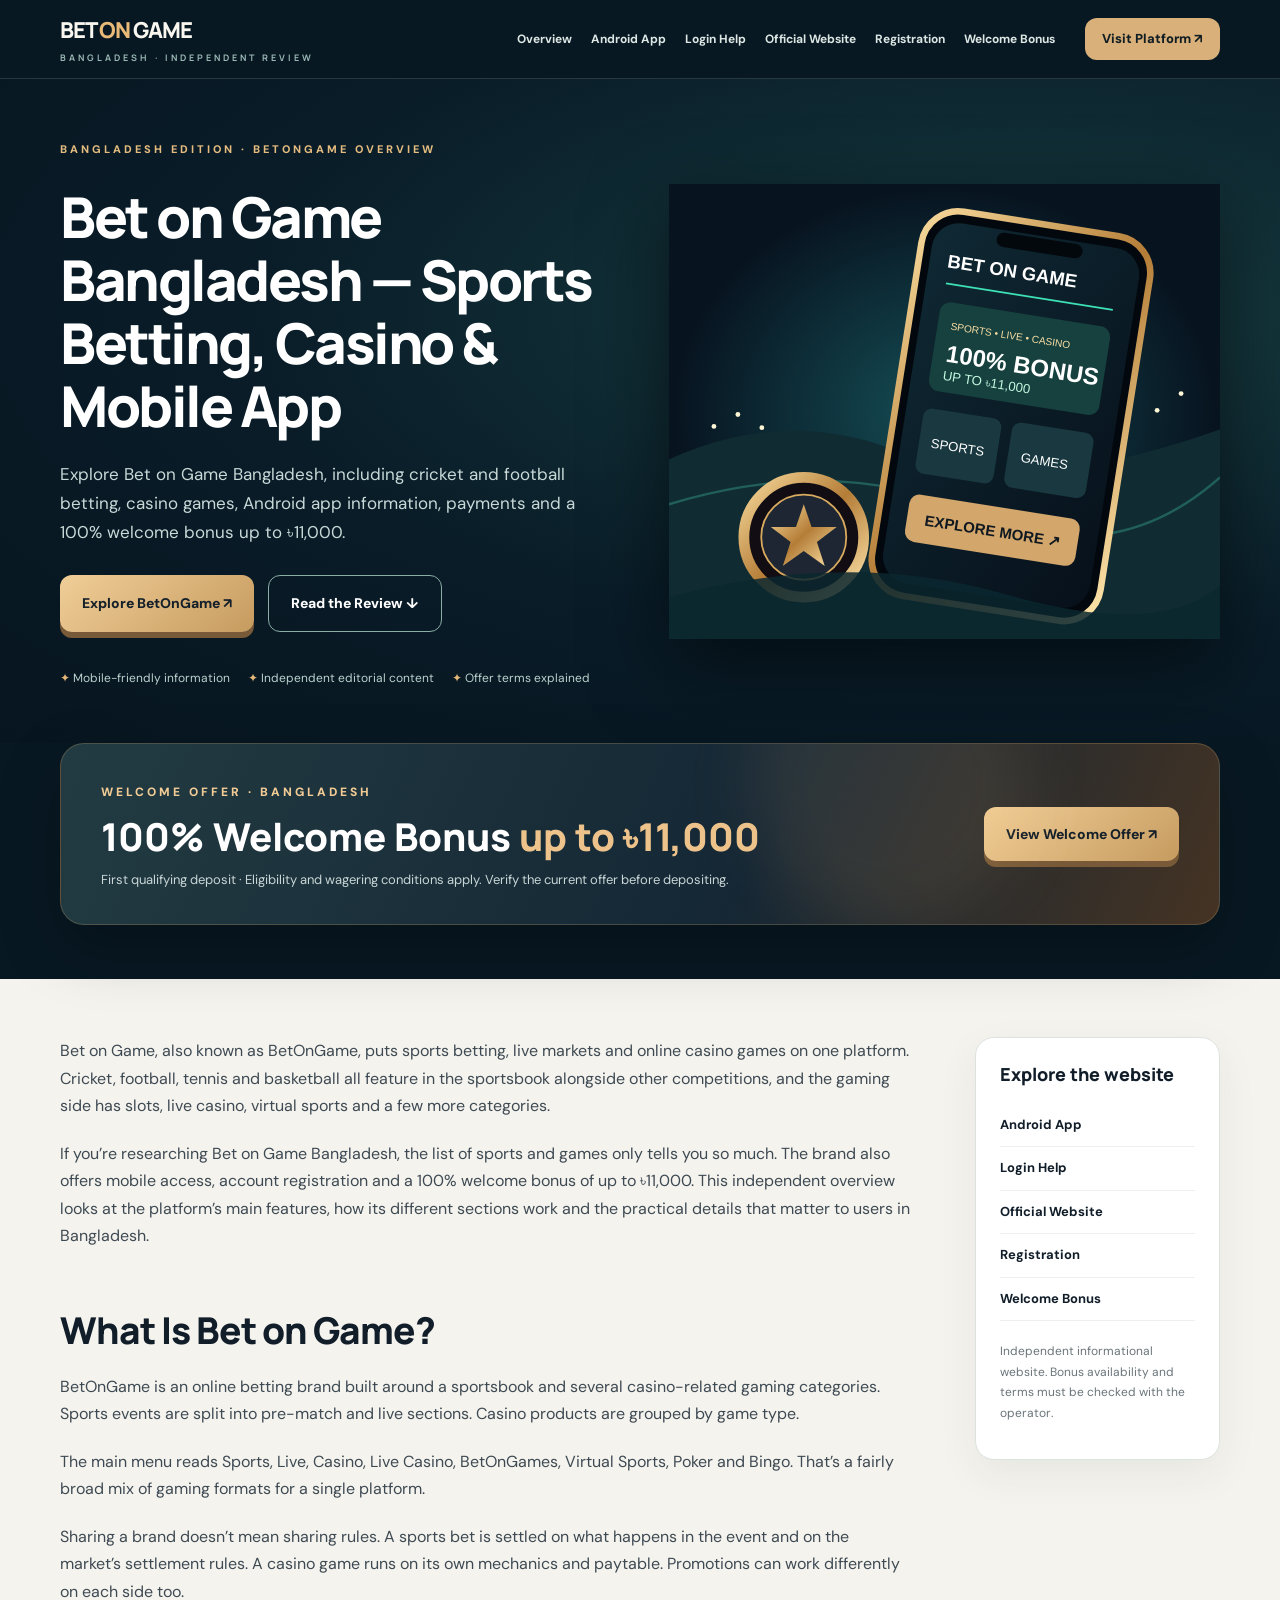
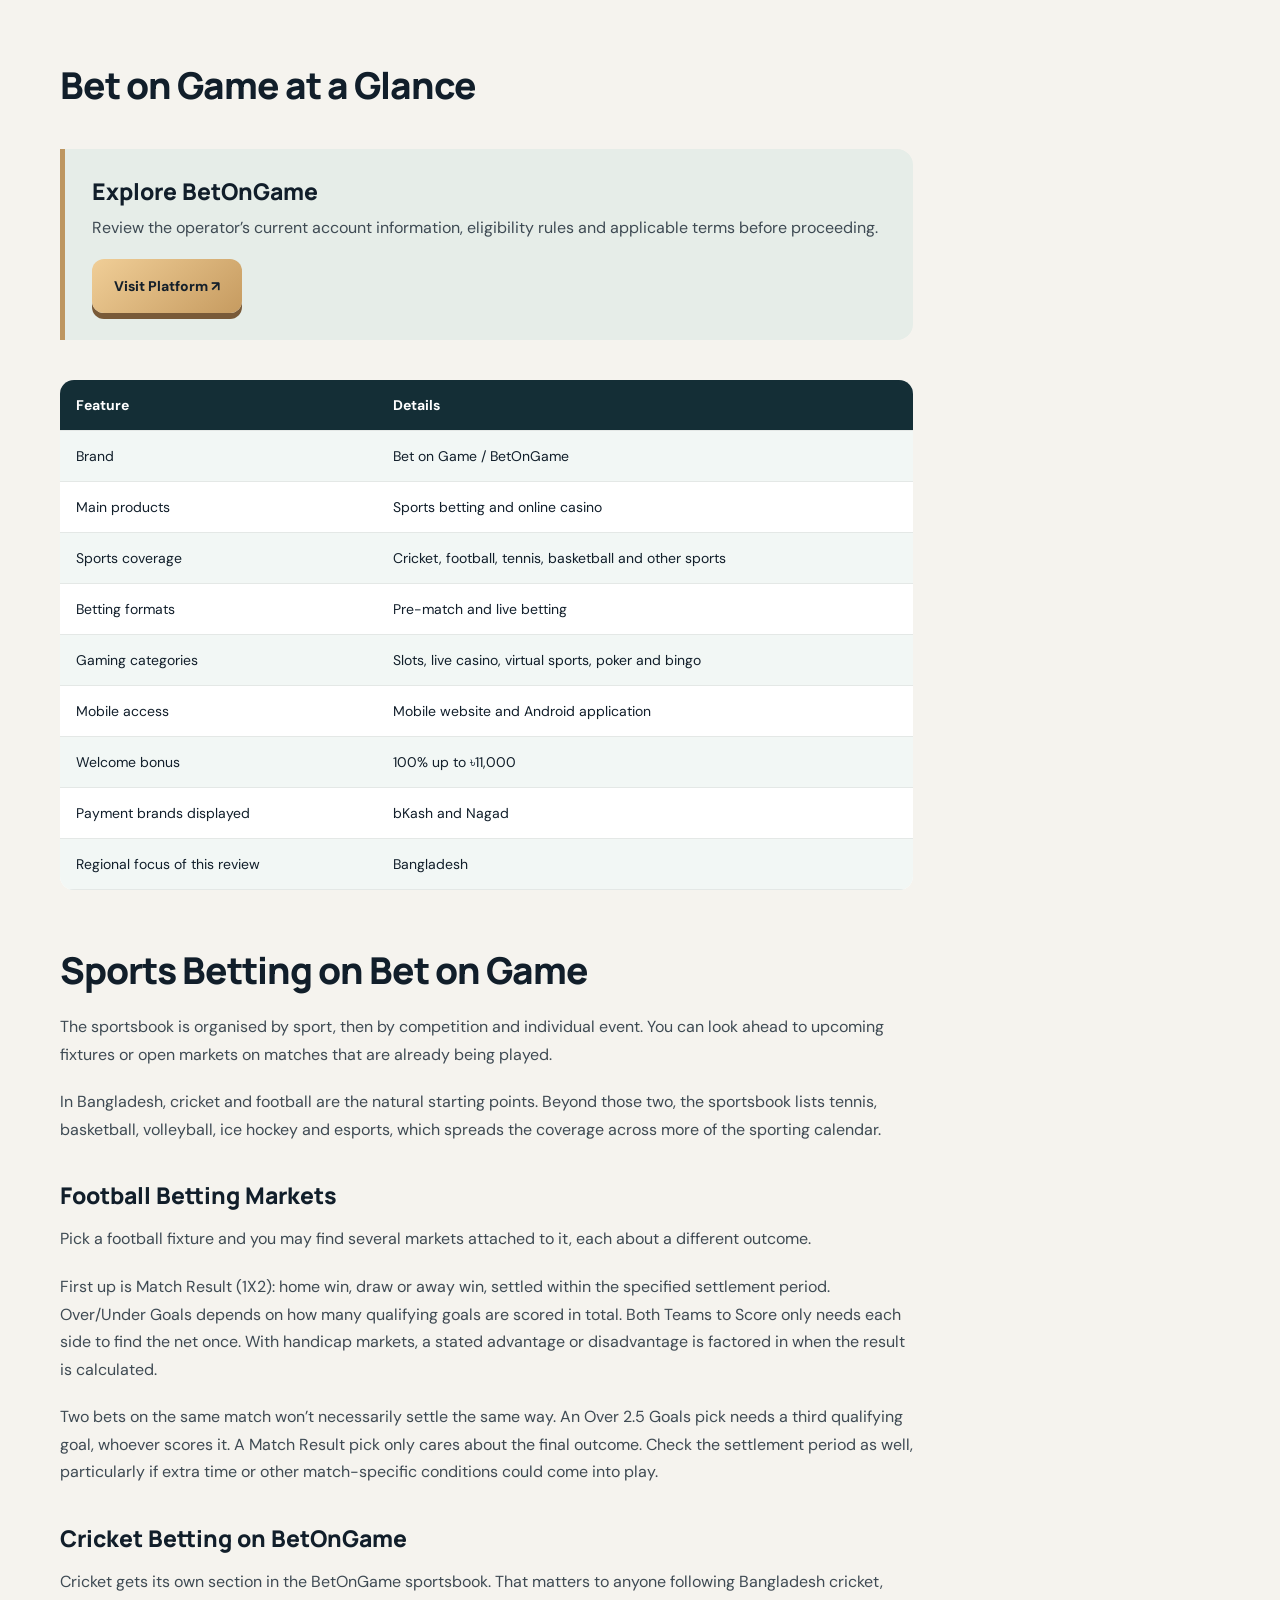
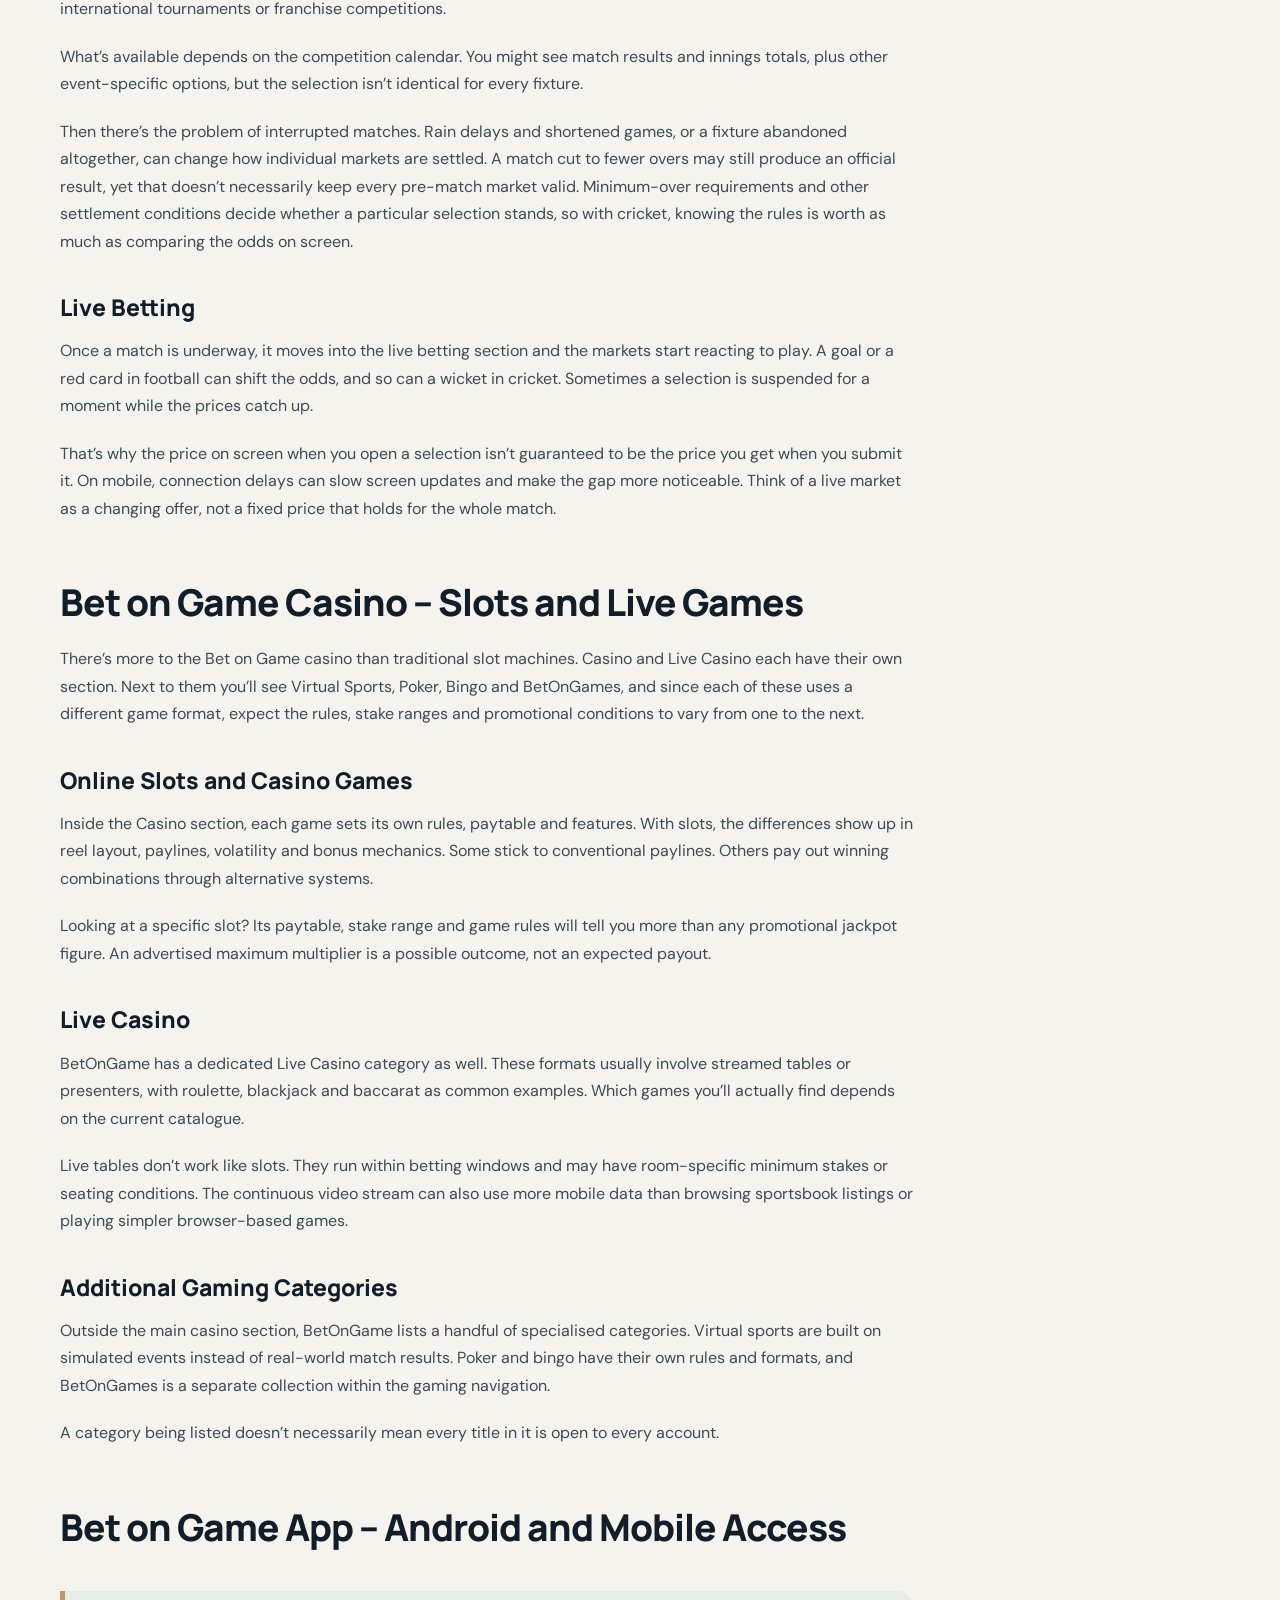
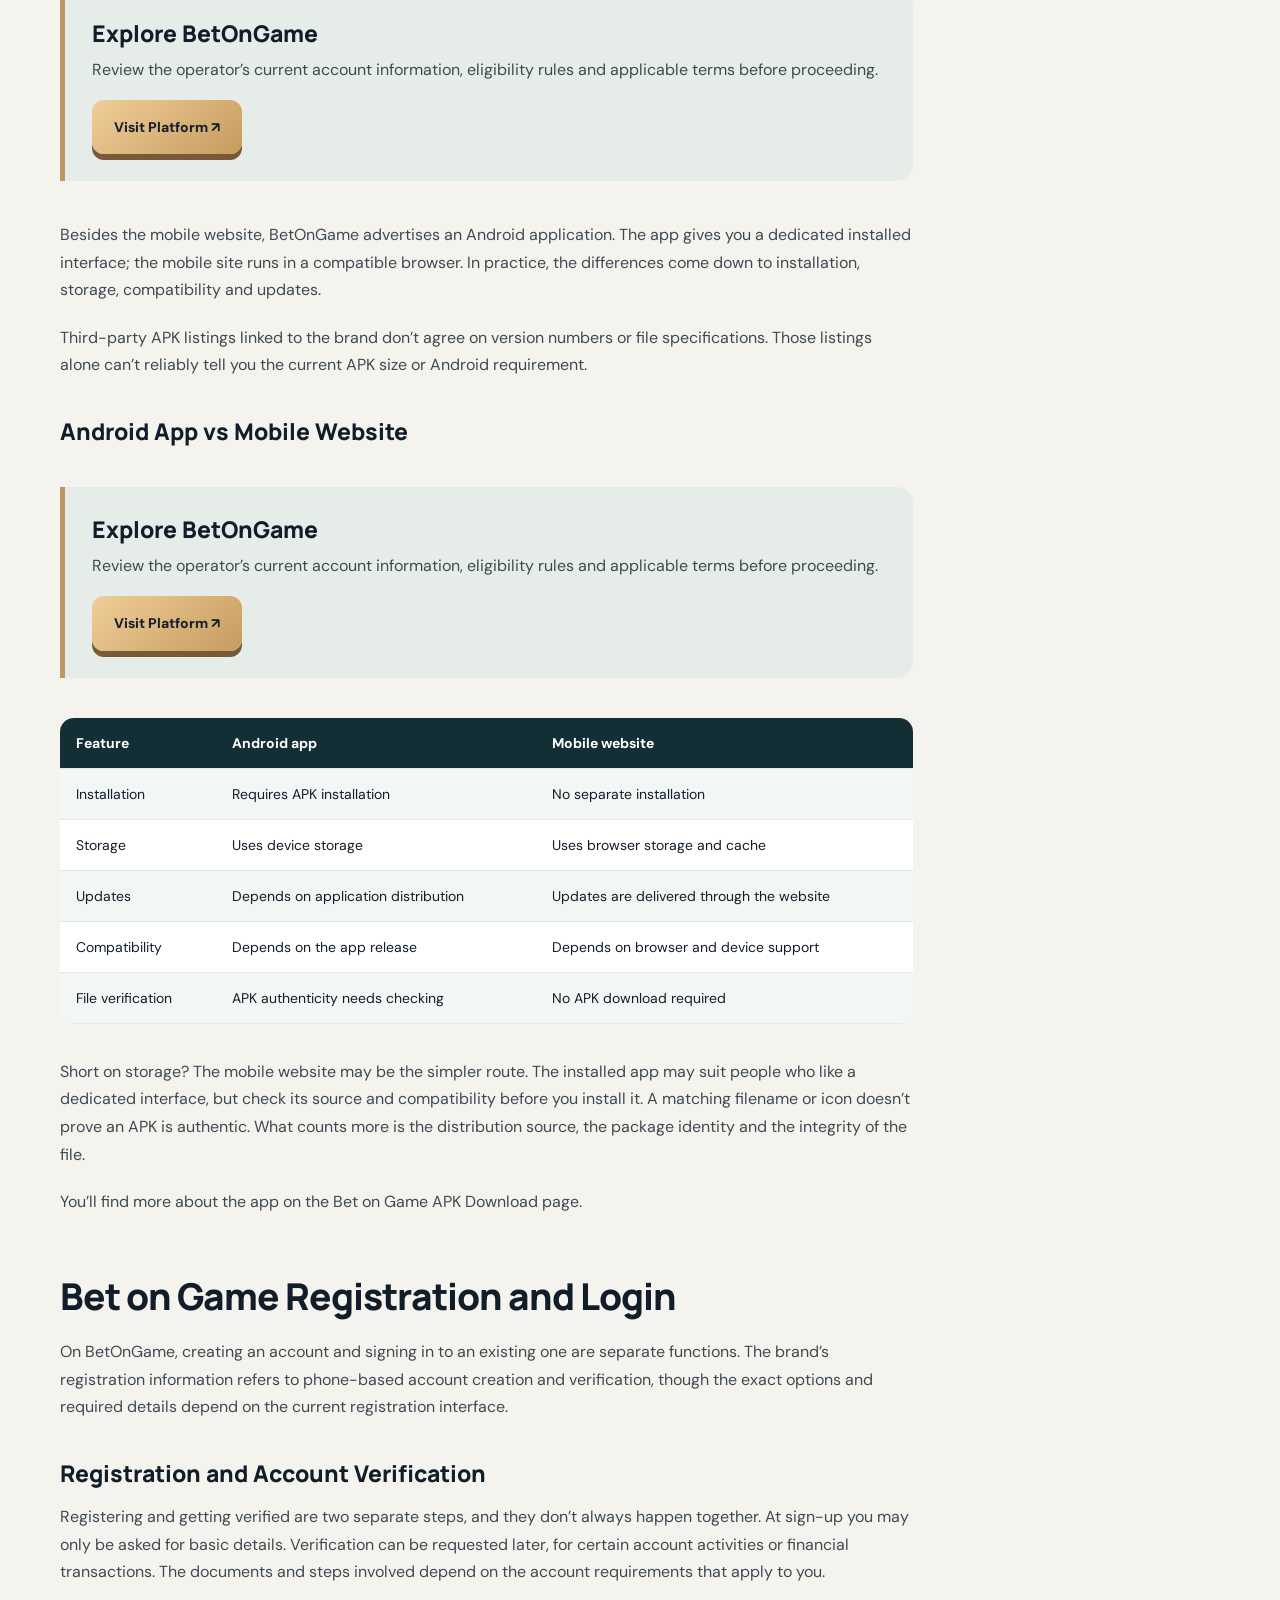
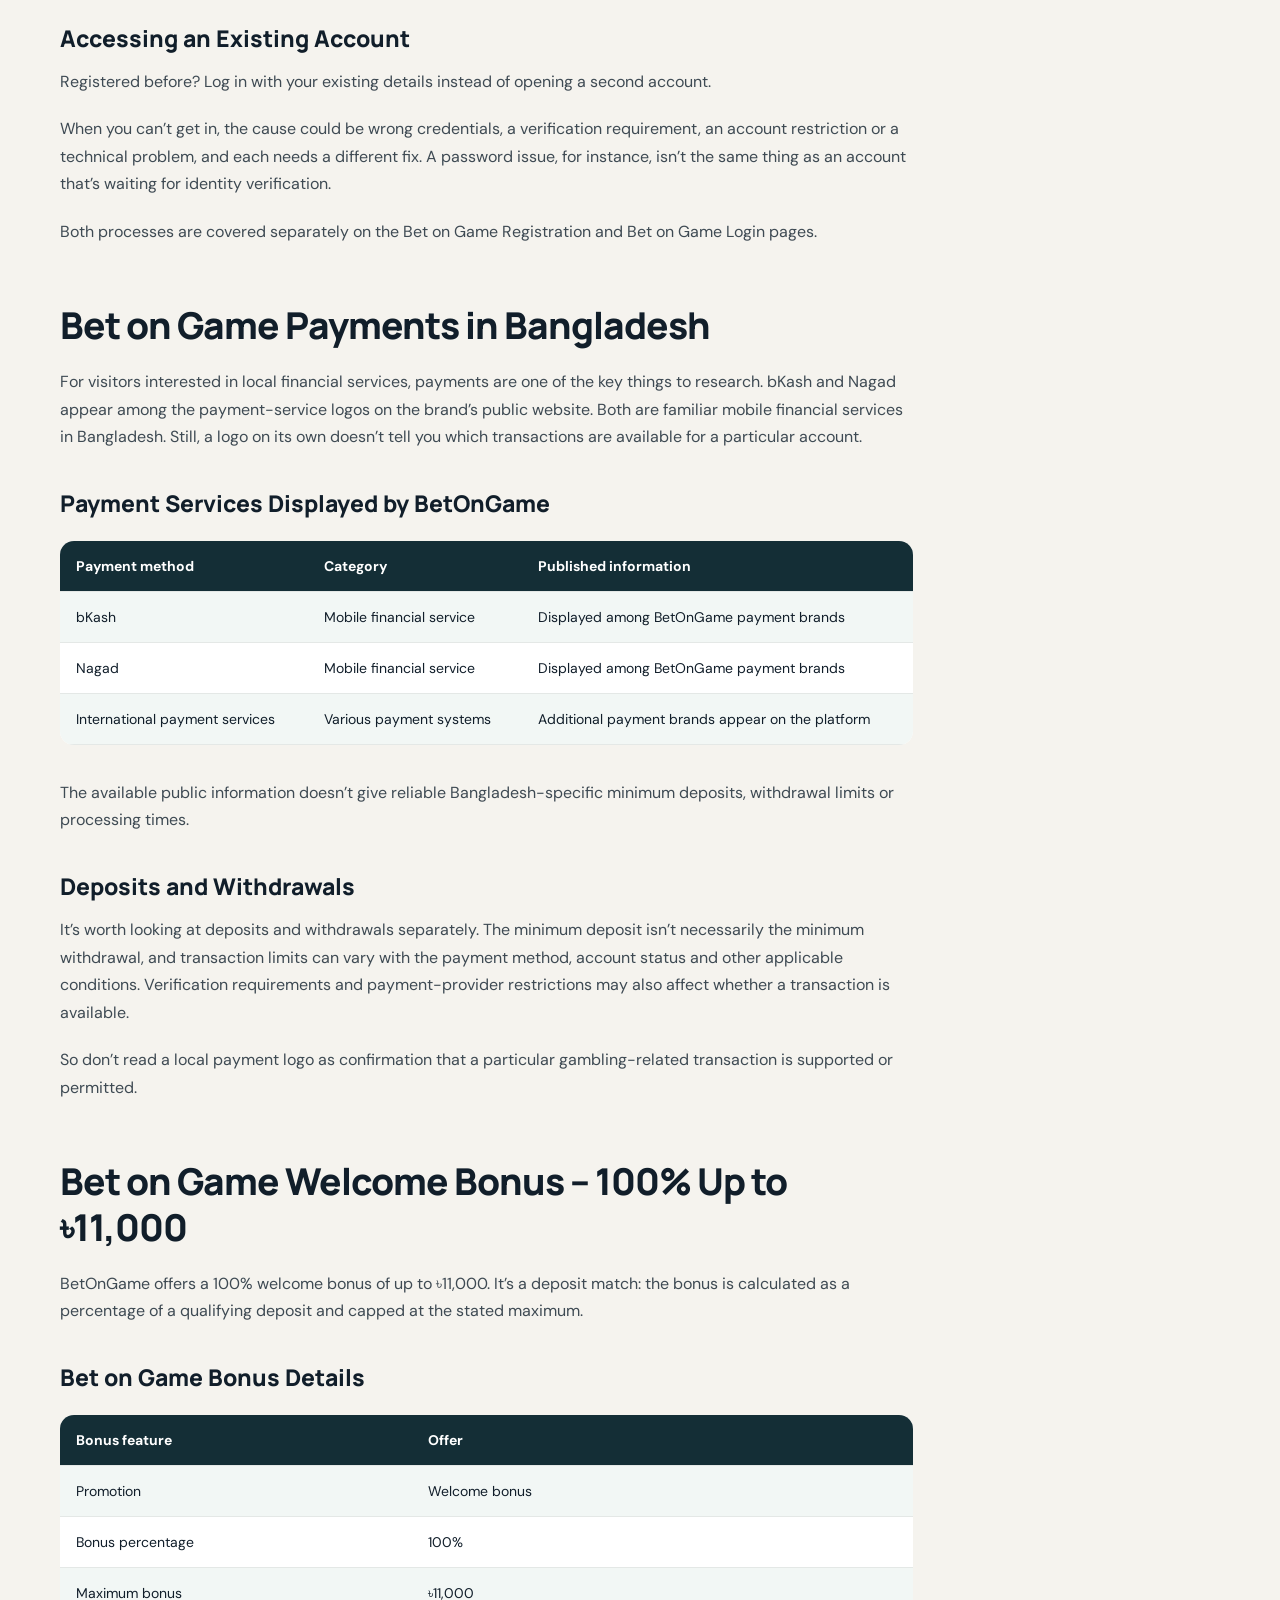
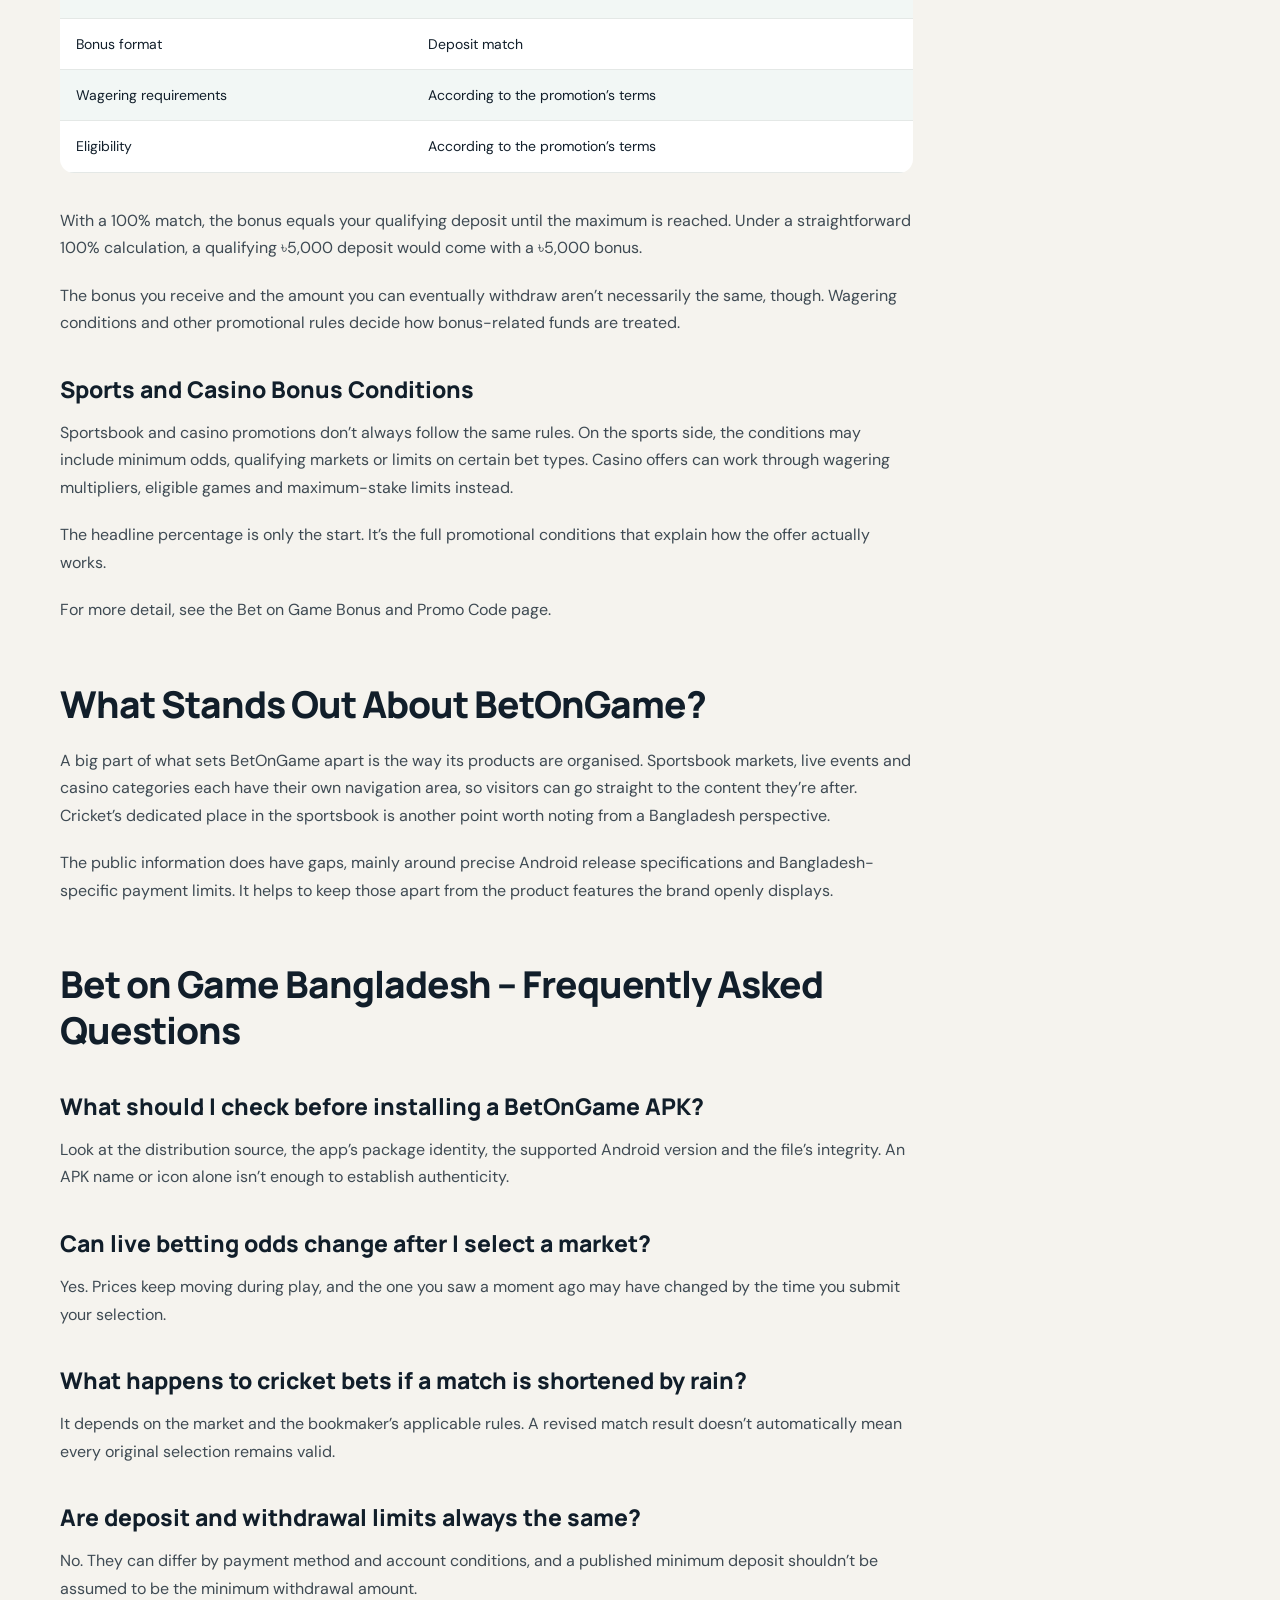
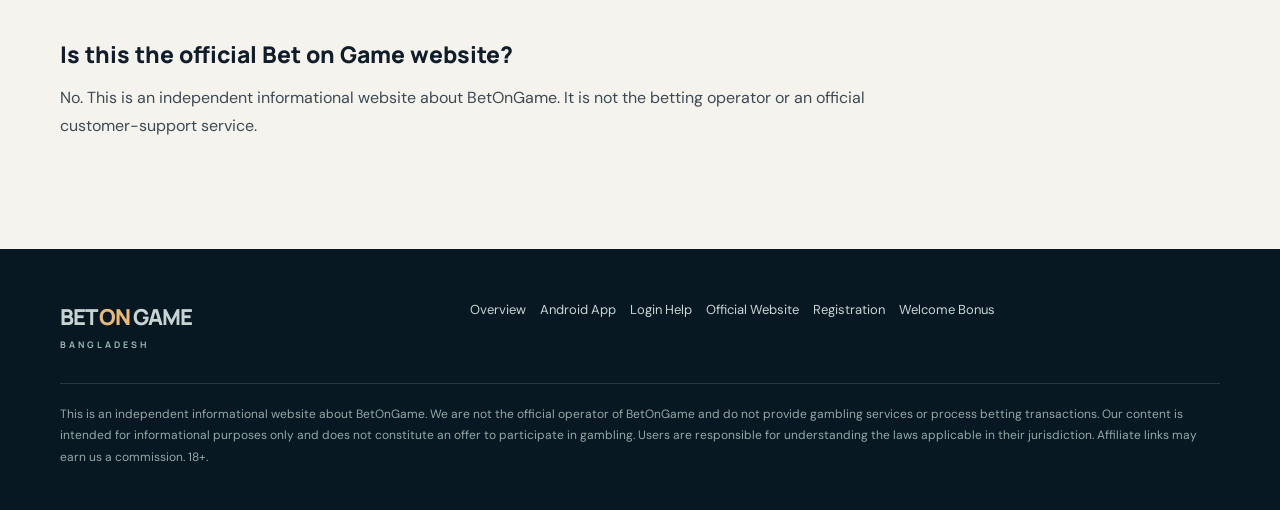
<file: index.html>
<!doctype html><html lang="en-BD"><head><meta charset="utf-8"><meta name="viewport" content="width=device-width,initial-scale=1"><meta name="google-site-verification" content="siilmK4tRM9n1BeCI0MaDeTafRbGmWa1cHESe1R_l9M"><title>Bet on Game Bangladesh – Sports Betting, Casino &amp; App</title><meta name="description" content="Explore Bet on Game Bangladesh, including cricket and football betting, casino games, Android app information, payments and a 100% welcome bonus up to ৳11,000."><link rel="canonical" href="https://bet-on-game-bangladesh.com/"><meta property="og:type" content="website"><meta property="og:title" content="Bet on Game Bangladesh – Sports Betting, Casino &amp; App"><meta property="og:description" content="Explore Bet on Game Bangladesh, including cricket and football betting, casino games, Android app information, payments and a 100% welcome bonus up to ৳11,000."><meta property="og:url" content="https://bet-on-game-bangladesh.com/"><meta property="og:image" content="https://bet-on-game-bangladesh.com/assets/hero.svg"><link rel="icon" type="image/svg+xml" href="/favicon.svg"><link rel="stylesheet" href="/assets/style.css"><script defer src="/assets/site.js"></script><script type="application/ld+json">{"@context": "https://schema.org", "@type": "WebPage", "name": "Bet on Game Bangladesh – Sports Betting, Casino & App", "url": "https://bet-on-game-bangladesh.com/", "description": "Explore Bet on Game Bangladesh, including cricket and football betting, casino games, Android app information, payments and a 100% welcome bonus up to ৳11,000.", "isPartOf": {"@type": "WebSite", "name": "Bet on Game Bangladesh", "url": "https://bet-on-game-bangladesh.com"}}</script></head><body><a class="skip" href="#main">Skip to content</a><header class="site-header"><div class="container head"><a class="logo" href="/">BET <i>ON</i> GAME<small>BANGLADESH · INDEPENDENT REVIEW</small></a><nav class="nav" aria-label="Main navigation"><a href="/" class="nav-link">Overview</a><a href="/app-download/" class="nav-link">Android App</a><a href="/login/" class="nav-link">Login Help</a><a href="/official-website/" class="nav-link">Official Website</a><a href="/registration/" class="nav-link">Registration</a><a href="/bonus-promo-code/" class="nav-link">Welcome Bonus</a></nav><a class="head-cta" href="/go/" rel="nofollow sponsored">Visit Platform ↗</a><button class="menu" aria-label="Toggle menu" aria-expanded="false">☰</button></div></header><section class="hero"><div class="container hero-inner"><div><span class="eyebrow">Bangladesh edition · BetOnGame overview</span><h1>Bet on Game Bangladesh — Sports Betting, Casino &amp; Mobile App</h1><p>Explore Bet on Game Bangladesh, including cricket and football betting, casino games, Android app information, payments and a 100% welcome bonus up to ৳11,000.</p><div class="hero-actions"><a class="btn" href="/go/" rel="nofollow sponsored">Explore BetOnGame ↗</a><a class="btn btn-secondary" href="#main">Read the Review ↓</a></div><div class="trust"><span>Mobile-friendly information</span><span>Independent editorial content</span><span>Offer terms explained</span></div></div><div class="hero-art"><img src="/assets/hero.svg" alt="BetOnGame mobile interface illustrated with football stadium and gaming details" width="920" height="760"></div></div></section><section class="bonus-wrap"><div class="container"><div class="bonus"><div><span class="bonus-label">WELCOME OFFER · BANGLADESH</span><strong>100% Welcome Bonus <span style="color:#edc38b">up to ৳11,000</span></strong><p>First qualifying deposit · Eligibility and wagering conditions apply. Verify the current offer before depositing.</p></div><a class="btn" href="/go/" rel="nofollow sponsored">View Welcome Offer ↗</a></div></div></section><main class="container content-shell" id="main"><article class="article"><p>Bet on Game, also known as BetOnGame, puts sports betting, live markets and online casino games on one platform. Cricket, football, tennis and basketball all feature in the sportsbook alongside other competitions, and the gaming side has slots, live casino, virtual sports and a few more categories.</p>
<p>If you’re researching Bet on Game Bangladesh, the list of sports and games only tells you so much. The brand also offers mobile access, account registration and a 100% welcome bonus of up to ৳11,000. This independent overview looks at the platform’s main features, how its different sections work and the practical details that matter to users in Bangladesh.</p>
<h2 id="what-is-bet-on-game">What Is Bet on Game?</h2>
<p>BetOnGame is an online betting brand built around a sportsbook and several casino-related gaming categories. Sports events are split into pre-match and live sections. Casino products are grouped by game type.</p>
<p>The main menu reads Sports, Live, Casino, Live Casino, BetOnGames, Virtual Sports, Poker and Bingo. That’s a fairly broad mix of gaming formats for a single platform.</p>
<p>Sharing a brand doesn’t mean sharing rules. A sports bet is settled on what happens in the event and on the market’s settlement rules. A casino game runs on its own mechanics and paytable. Promotions can work differently on each side too.</p>
<h2 id="bet-on-game-at-a-glance">Bet on Game at a Glance</h2>
<div class="inline-cta"><h3>Explore BetOnGame</h3><p>Review the operator’s current account information, eligibility rules and applicable terms before proceeding.</p><a class="btn" href="/go/" rel="nofollow sponsored">Visit Platform ↗</a></div>
<div class="table-scroll"><table><tr><th>Feature</th><th>Details</th></tr><tr><td>Brand</td><td>Bet on Game / BetOnGame</td></tr><tr><td>Main products</td><td>Sports betting and online casino</td></tr><tr><td>Sports coverage</td><td>Cricket, football, tennis, basketball and other sports</td></tr><tr><td>Betting formats</td><td>Pre-match and live betting</td></tr><tr><td>Gaming categories</td><td>Slots, live casino, virtual sports, poker and bingo</td></tr><tr><td>Mobile access</td><td>Mobile website and Android application</td></tr><tr><td>Welcome bonus</td><td>100% up to ৳11,000</td></tr><tr><td>Payment brands displayed</td><td>bKash and Nagad</td></tr><tr><td>Regional focus of this review</td><td>Bangladesh</td></tr></table></div>
<h2 id="sports-betting-on-bet-on-game">Sports Betting on Bet on Game</h2>
<p>The sportsbook is organised by sport, then by competition and individual event. You can look ahead to upcoming fixtures or open markets on matches that are already being played.</p>
<p>In Bangladesh, cricket and football are the natural starting points. Beyond those two, the sportsbook lists tennis, basketball, volleyball, ice hockey and esports, which spreads the coverage across more of the sporting calendar.</p>
<h3 id="football-betting-markets">Football Betting Markets</h3>
<p>Pick a football fixture and you may find several markets attached to it, each about a different outcome.</p>
<p>First up is Match Result (1X2): home win, draw or away win, settled within the specified settlement period. Over/Under Goals depends on how many qualifying goals are scored in total. Both Teams to Score only needs each side to find the net once. With handicap markets, a stated advantage or disadvantage is factored in when the result is calculated.</p>
<p>Two bets on the same match won’t necessarily settle the same way. An Over 2.5 Goals pick needs a third qualifying goal, whoever scores it. A Match Result pick only cares about the final outcome. Check the settlement period as well, particularly if extra time or other match-specific conditions could come into play.</p>
<h3 id="cricket-betting-on-betongame">Cricket Betting on BetOnGame</h3>
<p>Cricket gets its own section in the BetOnGame sportsbook. That matters to anyone following Bangladesh cricket, international tournaments or franchise competitions.</p>
<p>What’s available depends on the competition calendar. You might see match results and innings totals, plus other event-specific options, but the selection isn’t identical for every fixture.</p>
<p>Then there’s the problem of interrupted matches. Rain delays and shortened games, or a fixture abandoned altogether, can change how individual markets are settled. A match cut to fewer overs may still produce an official result, yet that doesn’t necessarily keep every pre-match market valid. Minimum-over requirements and other settlement conditions decide whether a particular selection stands, so with cricket, knowing the rules is worth as much as comparing the odds on screen.</p>
<h3 id="live-betting">Live Betting</h3>
<p>Once a match is underway, it moves into the live betting section and the markets start reacting to play. A goal or a red card in football can shift the odds, and so can a wicket in cricket. Sometimes a selection is suspended for a moment while the prices catch up.</p>
<p>That’s why the price on screen when you open a selection isn’t guaranteed to be the price you get when you submit it. On mobile, connection delays can slow screen updates and make the gap more noticeable. Think of a live market as a changing offer, not a fixed price that holds for the whole match.</p>
<h2 id="bet-on-game-casino-slots-and-live-games">Bet on Game Casino – Slots and Live Games</h2>
<p>There’s more to the Bet on Game casino than traditional slot machines. Casino and Live Casino each have their own section. Next to them you’ll see Virtual Sports, Poker, Bingo and BetOnGames, and since each of these uses a different game format, expect the rules, stake ranges and promotional conditions to vary from one to the next.</p>
<h3 id="online-slots-and-casino-games">Online Slots and Casino Games</h3>
<p>Inside the Casino section, each game sets its own rules, paytable and features. With slots, the differences show up in reel layout, paylines, volatility and bonus mechanics. Some stick to conventional paylines. Others pay out winning combinations through alternative systems.</p>
<p>Looking at a specific slot? Its paytable, stake range and game rules will tell you more than any promotional jackpot figure. An advertised maximum multiplier is a possible outcome, not an expected payout.</p>
<h3 id="live-casino">Live Casino</h3>
<p>BetOnGame has a dedicated Live Casino category as well. These formats usually involve streamed tables or presenters, with roulette, blackjack and baccarat as common examples. Which games you’ll actually find depends on the current catalogue.</p>
<p>Live tables don’t work like slots. They run within betting windows and may have room-specific minimum stakes or seating conditions. The continuous video stream can also use more mobile data than browsing sportsbook listings or playing simpler browser-based games.</p>
<h3 id="additional-gaming-categories">Additional Gaming Categories</h3>
<p>Outside the main casino section, BetOnGame lists a handful of specialised categories. Virtual sports are built on simulated events instead of real-world match results. Poker and bingo have their own rules and formats, and BetOnGames is a separate collection within the gaming navigation.</p>
<p>A category being listed doesn’t necessarily mean every title in it is open to every account.</p>
<h2 id="bet-on-game-app-android-and-mobile-access">Bet on Game App – Android and Mobile Access</h2>
<div class="inline-cta"><h3>Explore BetOnGame</h3><p>Review the operator’s current account information, eligibility rules and applicable terms before proceeding.</p><a class="btn" href="/go/" rel="nofollow sponsored">Visit Platform ↗</a></div>
<p>Besides the mobile website, BetOnGame advertises an Android application. The app gives you a dedicated installed interface; the mobile site runs in a compatible browser. In practice, the differences come down to installation, storage, compatibility and updates.</p>
<p>Third-party APK listings linked to the brand don’t agree on version numbers or file specifications. Those listings alone can’t reliably tell you the current APK size or Android requirement.</p>
<h3 id="android-app-vs-mobile-website">Android App vs Mobile Website</h3>
<div class="inline-cta"><h3>Explore BetOnGame</h3><p>Review the operator’s current account information, eligibility rules and applicable terms before proceeding.</p><a class="btn" href="/go/" rel="nofollow sponsored">Visit Platform ↗</a></div>
<div class="table-scroll"><table><tr><th>Feature</th><th>Android app</th><th>Mobile website</th></tr><tr><td>Installation</td><td>Requires APK installation</td><td>No separate installation</td></tr><tr><td>Storage</td><td>Uses device storage</td><td>Uses browser storage and cache</td></tr><tr><td>Updates</td><td>Depends on application distribution</td><td>Updates are delivered through the website</td></tr><tr><td>Compatibility</td><td>Depends on the app release</td><td>Depends on browser and device support</td></tr><tr><td>File verification</td><td>APK authenticity needs checking</td><td>No APK download required</td></tr></table></div>
<p>Short on storage? The mobile website may be the simpler route. The installed app may suit people who like a dedicated interface, but check its source and compatibility before you install it. A matching filename or icon doesn’t prove an APK is authentic. What counts more is the distribution source, the package identity and the integrity of the file.</p>
<p>You’ll find more about the app on the Bet on Game APK Download page.</p>
<h2 id="bet-on-game-registration-and-login">Bet on Game Registration and Login</h2>
<p>On BetOnGame, creating an account and signing in to an existing one are separate functions. The brand’s registration information refers to phone-based account creation and verification, though the exact options and required details depend on the current registration interface.</p>
<h3 id="registration-and-account-verification">Registration and Account Verification</h3>
<p>Registering and getting verified are two separate steps, and they don’t always happen together. At sign-up you may only be asked for basic details. Verification can be requested later, for certain account activities or financial transactions. The documents and steps involved depend on the account requirements that apply to you.</p>
<h3 id="accessing-an-existing-account">Accessing an Existing Account</h3>
<p>Registered before? Log in with your existing details instead of opening a second account.</p>
<p>When you can’t get in, the cause could be wrong credentials, a verification requirement, an account restriction or a technical problem, and each needs a different fix. A password issue, for instance, isn’t the same thing as an account that’s waiting for identity verification.</p>
<p>Both processes are covered separately on the Bet on Game Registration and Bet on Game Login pages.</p>
<h2 id="bet-on-game-payments-in-bangladesh">Bet on Game Payments in Bangladesh</h2>
<p>For visitors interested in local financial services, payments are one of the key things to research. bKash and Nagad appear among the payment-service logos on the brand’s public website. Both are familiar mobile financial services in Bangladesh. Still, a logo on its own doesn’t tell you which transactions are available for a particular account.</p>
<h3 id="payment-services-displayed-by-betongame">Payment Services Displayed by BetOnGame</h3>
<div class="table-scroll"><table><tr><th>Payment method</th><th>Category</th><th>Published information</th></tr><tr><td>bKash</td><td>Mobile financial service</td><td>Displayed among BetOnGame payment brands</td></tr><tr><td>Nagad</td><td>Mobile financial service</td><td>Displayed among BetOnGame payment brands</td></tr><tr><td>International payment services</td><td>Various payment systems</td><td>Additional payment brands appear on the platform</td></tr></table></div>
<p>The available public information doesn’t give reliable Bangladesh-specific minimum deposits, withdrawal limits or processing times.</p>
<h3 id="deposits-and-withdrawals">Deposits and Withdrawals</h3>
<p>It’s worth looking at deposits and withdrawals separately. The minimum deposit isn’t necessarily the minimum withdrawal, and transaction limits can vary with the payment method, account status and other applicable conditions. Verification requirements and payment-provider restrictions may also affect whether a transaction is available.</p>
<p>So don’t read a local payment logo as confirmation that a particular gambling-related transaction is supported or permitted.</p>
<h2 id="bet-on-game-welcome-bonus-100-up-to-100">Bet on Game Welcome Bonus – 100% Up to ৳11,000</h2>
<p>BetOnGame offers a 100% welcome bonus of up to ৳11,000. It’s a deposit match: the bonus is calculated as a percentage of a qualifying deposit and capped at the stated maximum.</p>
<h3 id="bet-on-game-bonus-details">Bet on Game Bonus Details</h3>
<div class="table-scroll"><table><tr><th>Bonus feature</th><th>Offer</th></tr><tr><td>Promotion</td><td>Welcome bonus</td></tr><tr><td>Bonus percentage</td><td>100%</td></tr><tr><td>Maximum bonus</td><td>৳11,000</td></tr><tr><td>Bonus format</td><td>Deposit match</td></tr><tr><td>Wagering requirements</td><td>According to the promotion’s terms</td></tr><tr><td>Eligibility</td><td>According to the promotion’s terms</td></tr></table></div>
<p>With a 100% match, the bonus equals your qualifying deposit until the maximum is reached. Under a straightforward 100% calculation, a qualifying ৳5,000 deposit would come with a ৳5,000 bonus.</p>
<p>The bonus you receive and the amount you can eventually withdraw aren’t necessarily the same, though. Wagering conditions and other promotional rules decide how bonus-related funds are treated.</p>
<h3 id="sports-and-casino-bonus-conditions">Sports and Casino Bonus Conditions</h3>
<p>Sportsbook and casino promotions don’t always follow the same rules. On the sports side, the conditions may include minimum odds, qualifying markets or limits on certain bet types. Casino offers can work through wagering multipliers, eligible games and maximum-stake limits instead.</p>
<p>The headline percentage is only the start. It’s the full promotional conditions that explain how the offer actually works.</p>
<p>For more detail, see the Bet on Game Bonus and Promo Code page.</p>
<h2 id="what-stands-out-about-betongame">What Stands Out About BetOnGame?</h2>
<p>A big part of what sets BetOnGame apart is the way its products are organised. Sportsbook markets, live events and casino categories each have their own navigation area, so visitors can go straight to the content they’re after. Cricket’s dedicated place in the sportsbook is another point worth noting from a Bangladesh perspective.</p>
<p>The public information does have gaps, mainly around precise Android release specifications and Bangladesh-specific payment limits. It helps to keep those apart from the product features the brand openly displays.</p>
<h2 id="bet-on-game-bangladesh-frequently-asked-questions">Bet on Game Bangladesh – Frequently Asked Questions</h2>
<h3 id="what-should-i-check-before-installing-a-betongame-apk">What should I check before installing a BetOnGame APK?</h3>
<p>Look at the distribution source, the app’s package identity, the supported Android version and the file’s integrity. An APK name or icon alone isn’t enough to establish authenticity.</p>
<h3 id="can-live-betting-odds-change-after-i-select-a-market">Can live betting odds change after I select a market?</h3>
<p>Yes. Prices keep moving during play, and the one you saw a moment ago may have changed by the time you submit your selection.</p>
<h3 id="what-happens-to-cricket-bets-if-a-match-is-shortened-by">What happens to cricket bets if a match is shortened by rain?</h3>
<p>It depends on the market and the bookmaker’s applicable rules. A revised match result doesn’t automatically mean every original selection remains valid.</p>
<h3 id="are-deposit-and-withdrawal-limits-always-the-same">Are deposit and withdrawal limits always the same?</h3>
<p>No. They can differ by payment method and account conditions, and a published minimum deposit shouldn’t be assumed to be the minimum withdrawal amount.</p>
<h3 id="is-this-the-official-bet-on-game-website">Is this the official Bet on Game website?</h3>
<p>No. This is an independent informational website about BetOnGame. It is not the betting operator or an official customer-support service.</p></article><aside class="side"><div class="side-card"><h3>Explore the website</h3><a href="/app-download/">Android App</a><a href="/login/">Login Help</a><a href="/official-website/">Official Website</a><a href="/registration/">Registration</a><a href="/bonus-promo-code/">Welcome Bonus</a><p class="side-note">Independent informational website. Bonus availability and terms must be checked with the operator.</p></div></aside></main><footer class="footer"><div class="container"><div class="footer-inner"><div class="logo">BET <i>ON</i> GAME<small>BANGLADESH</small></div><div class="footer-links"><a href="/">Overview</a><a href="/app-download/">Android App</a><a href="/login/">Login Help</a><a href="/official-website/">Official Website</a><a href="/registration/">Registration</a><a href="/bonus-promo-code/">Welcome Bonus</a></div></div><p class="disclaimer">This is an independent informational website about BetOnGame. We are not the official operator of BetOnGame and do not provide gambling services or process betting transactions. Our content is intended for informational purposes only and does not constitute an offer to participate in gambling. Users are responsible for understanding the laws applicable in their jurisdiction. Affiliate links may earn us a commission. 18+.</p></div></footer></body></html>
</file>
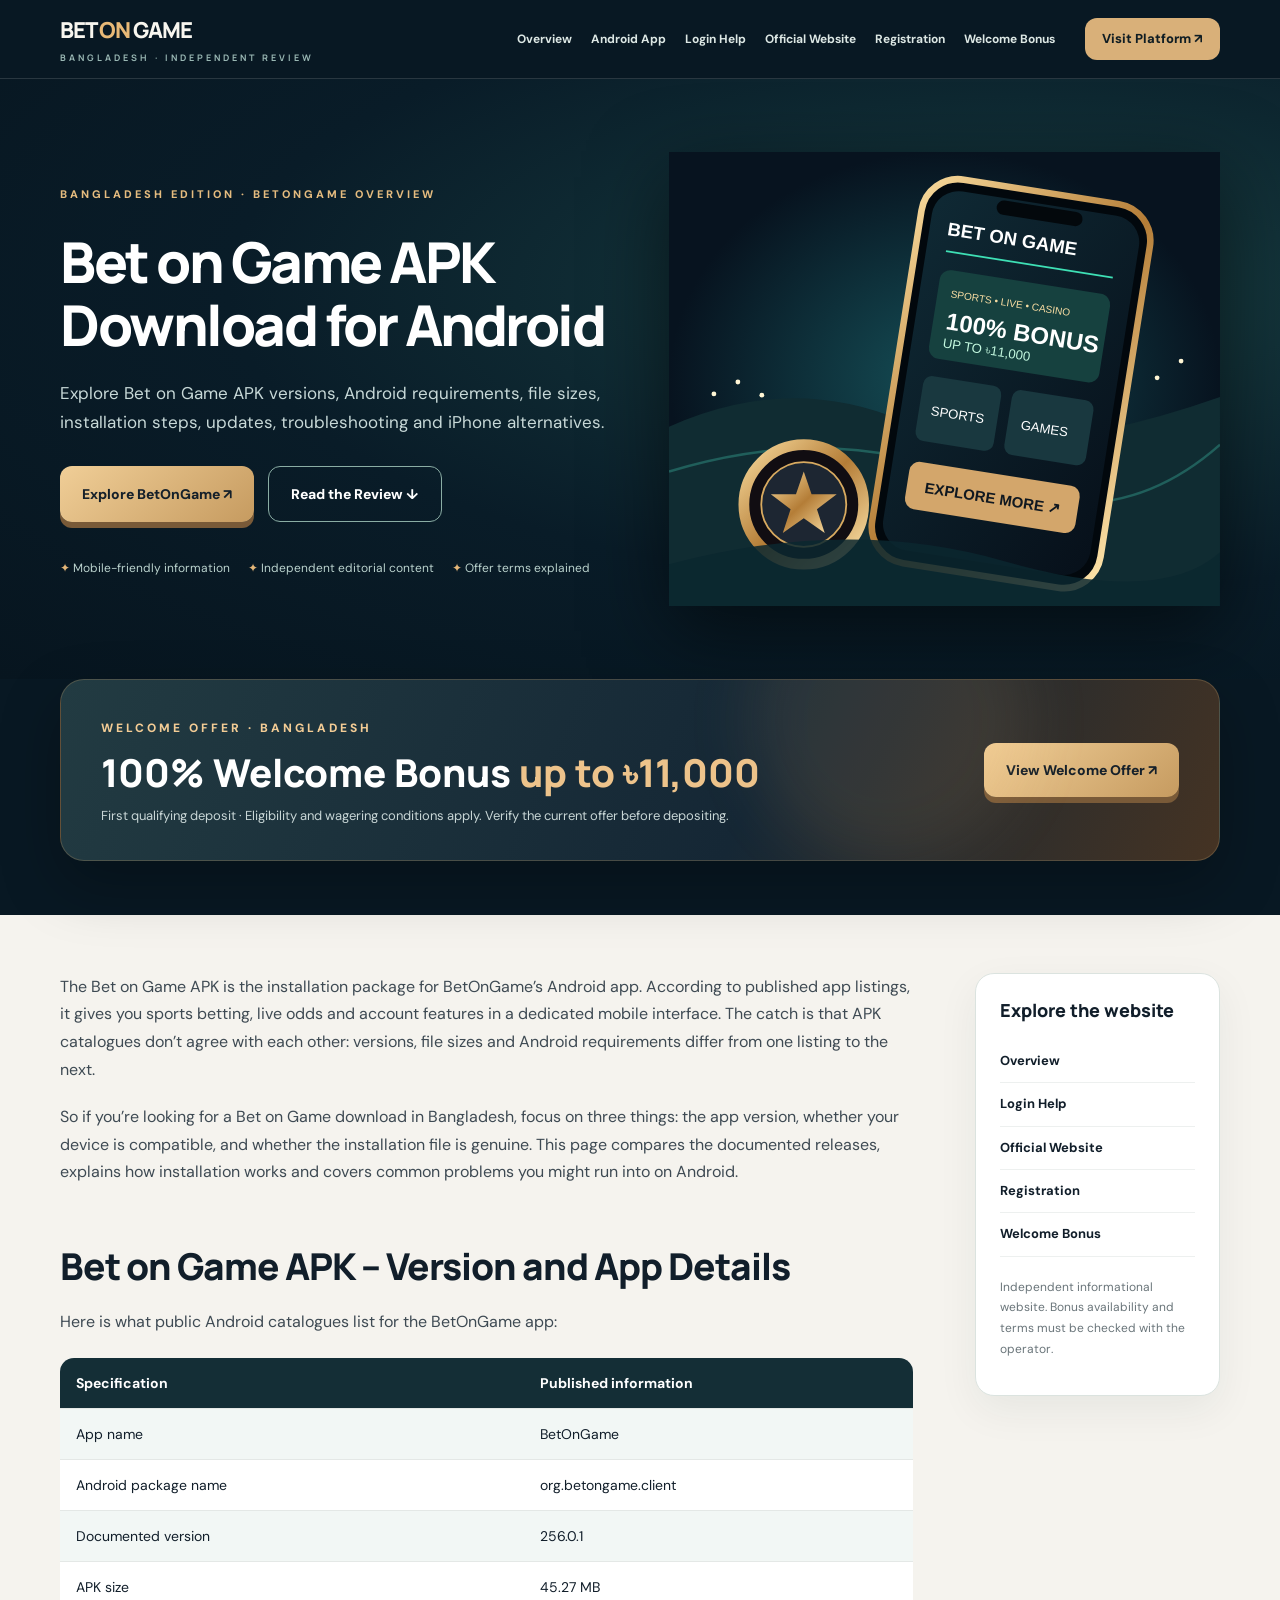
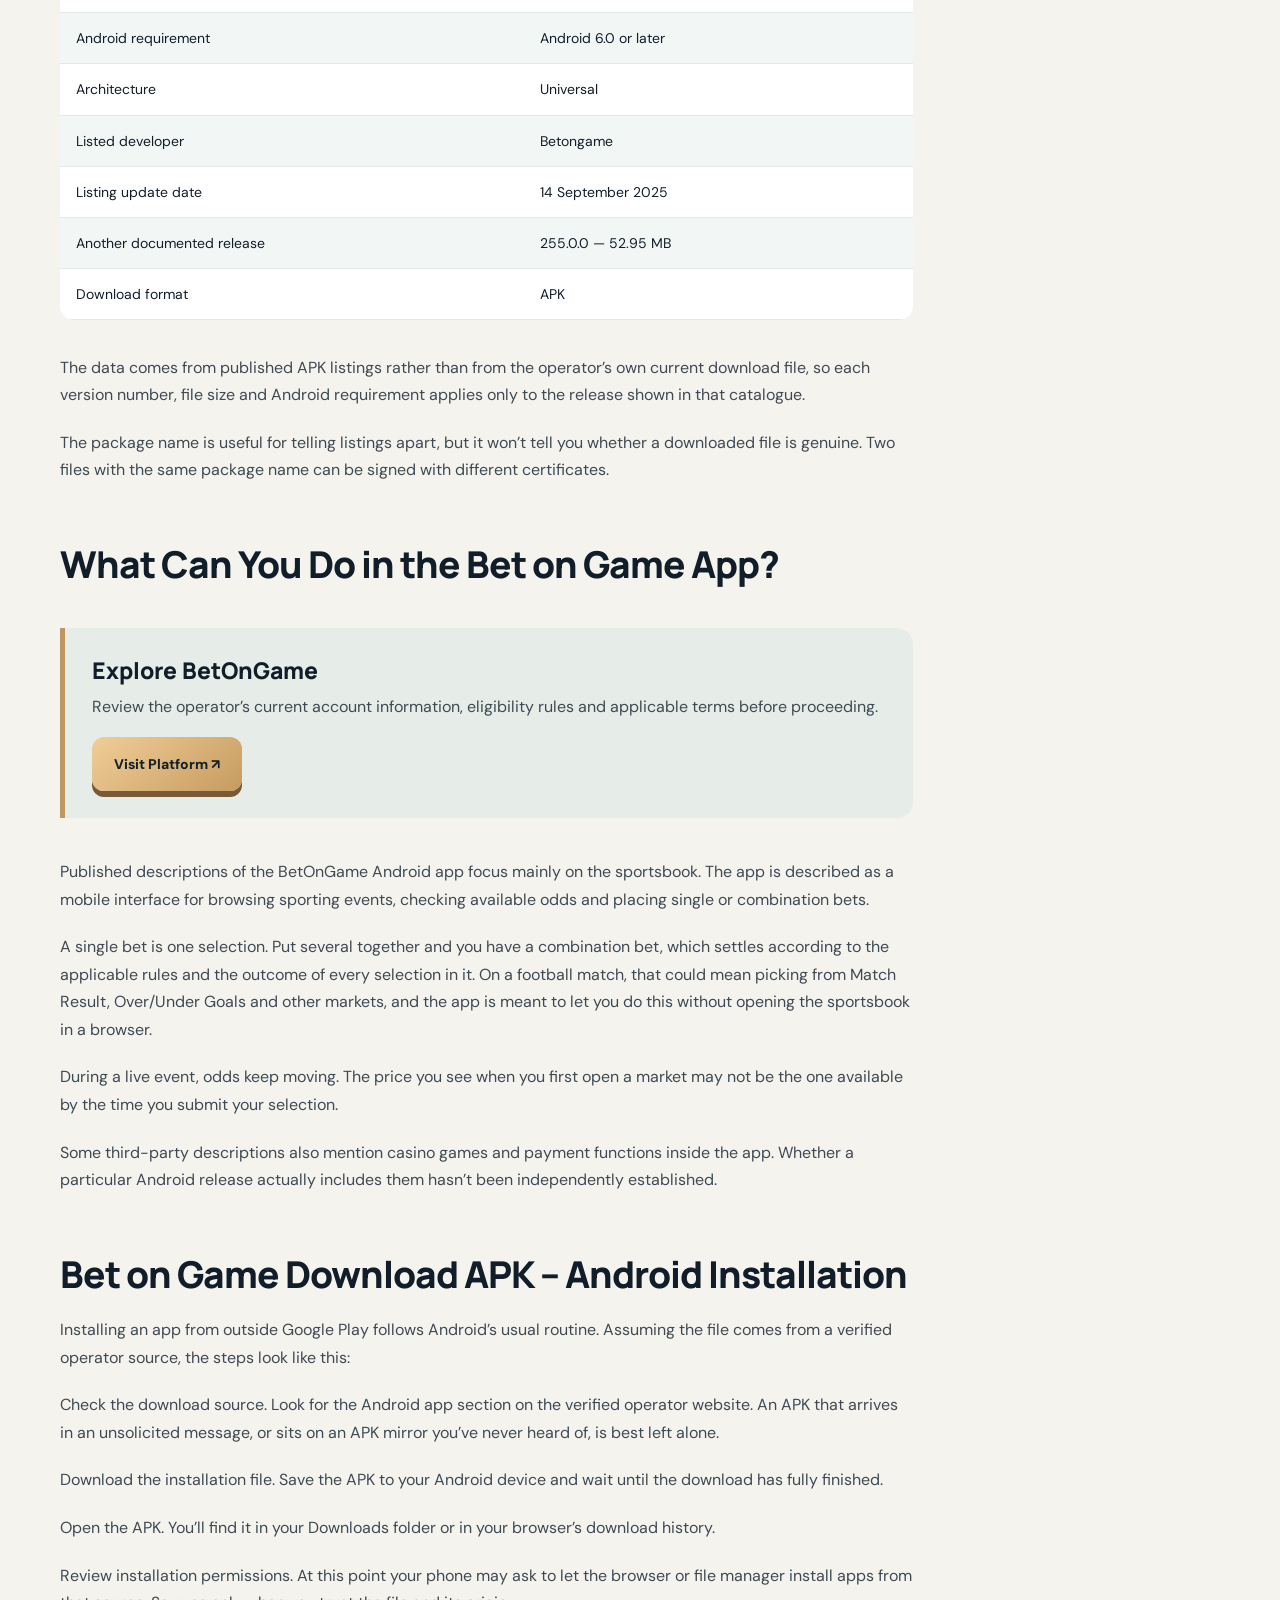
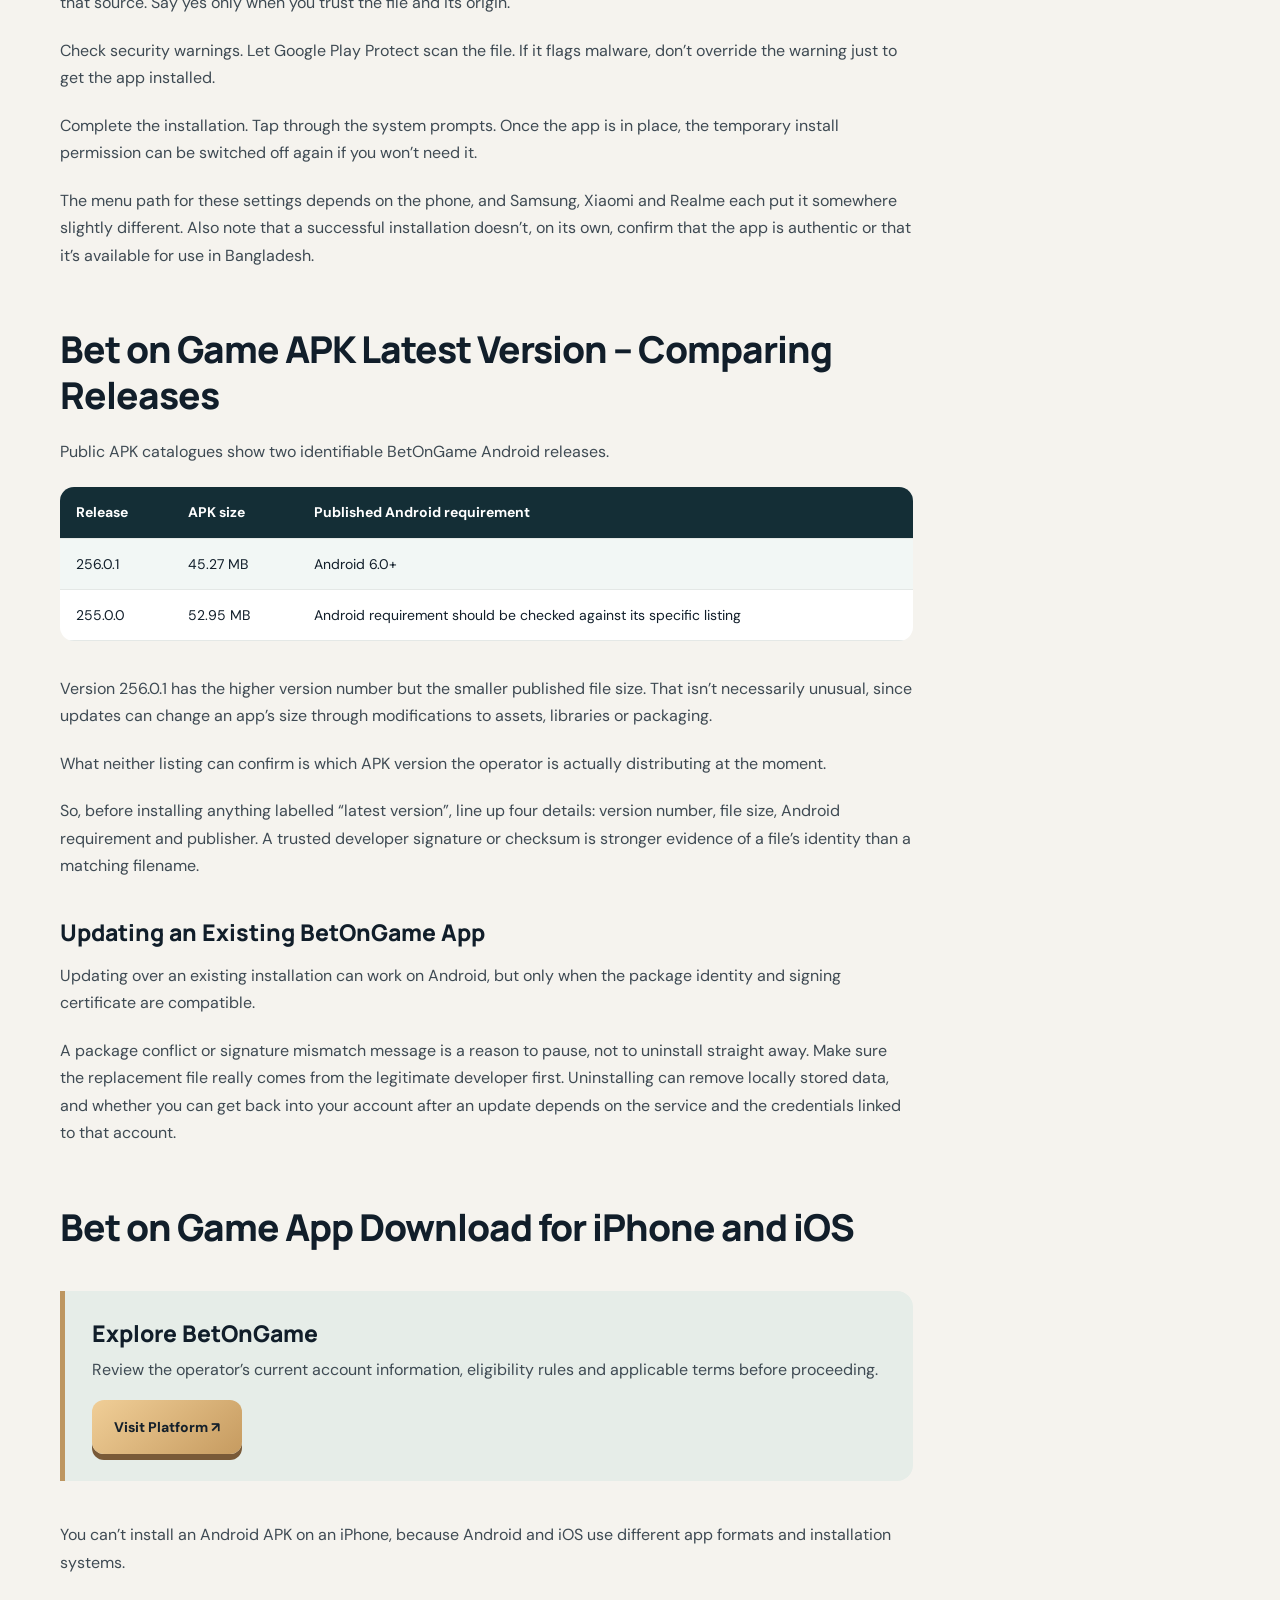
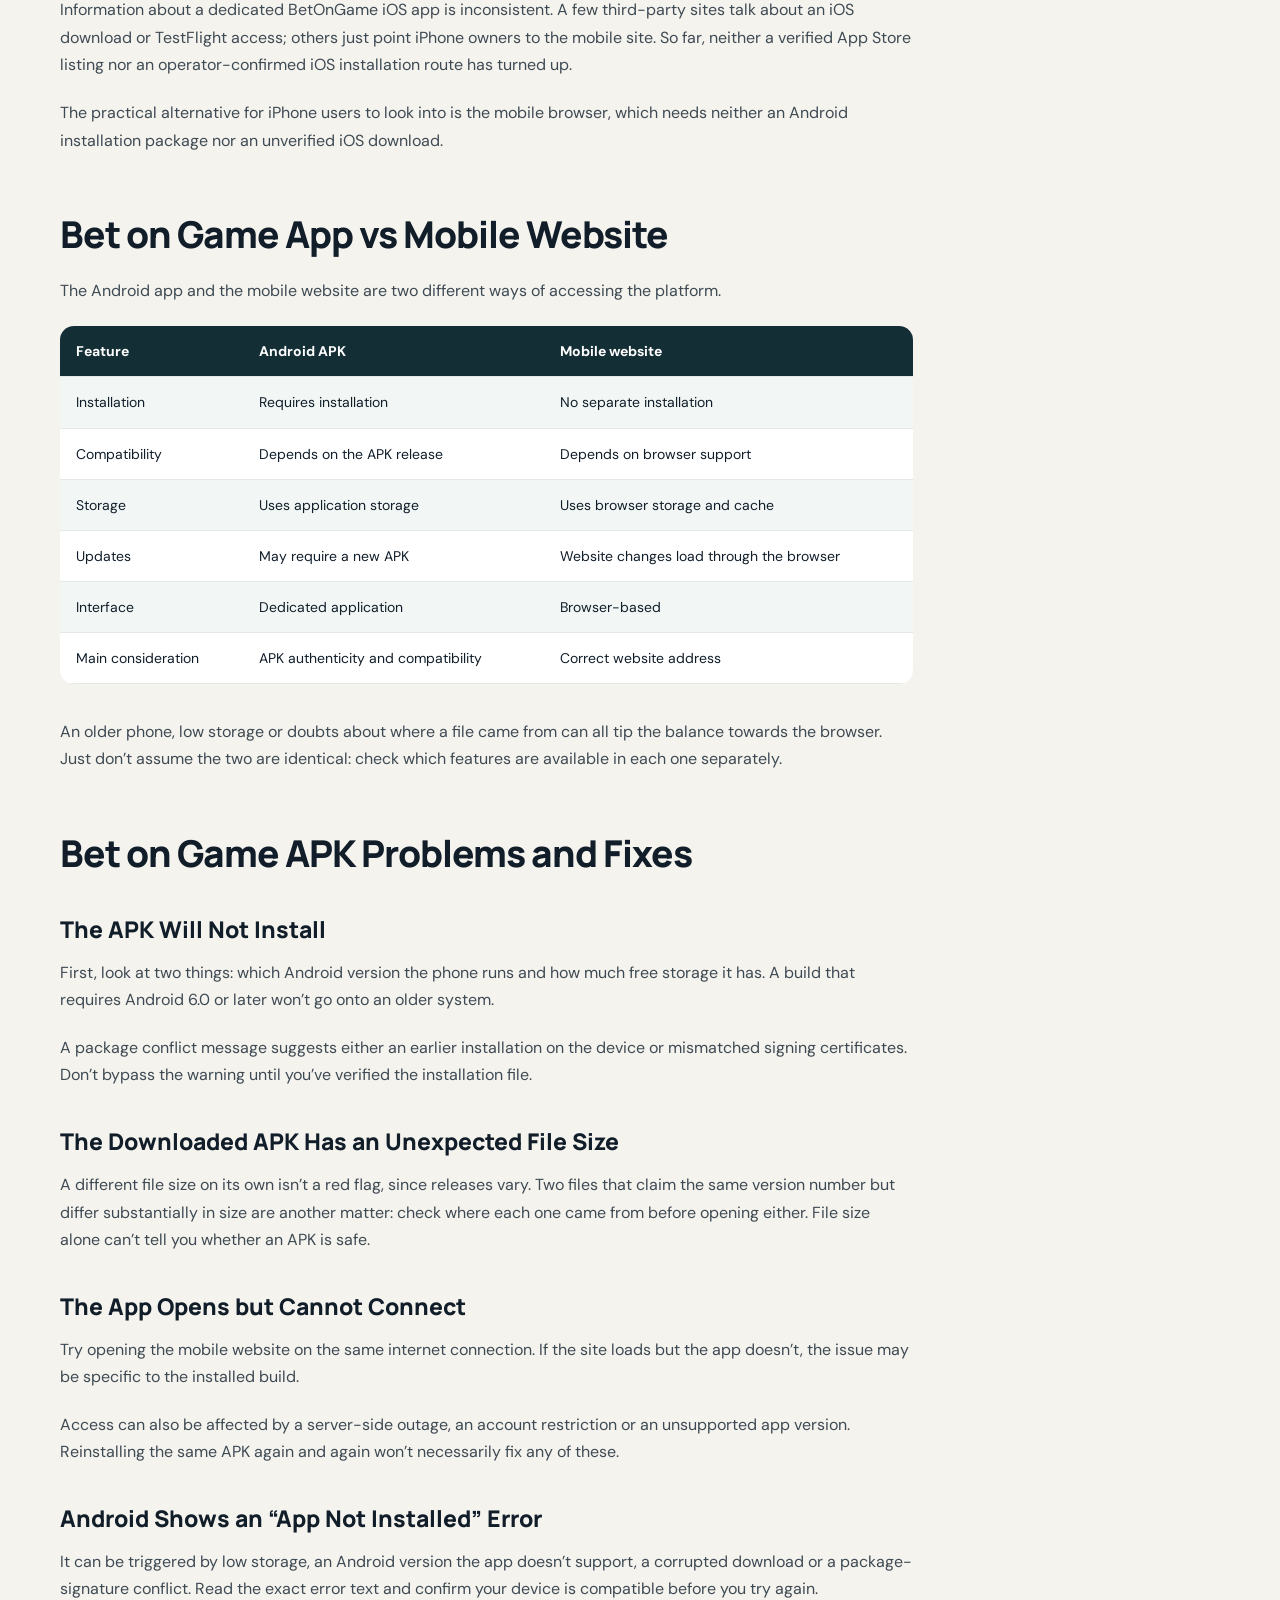
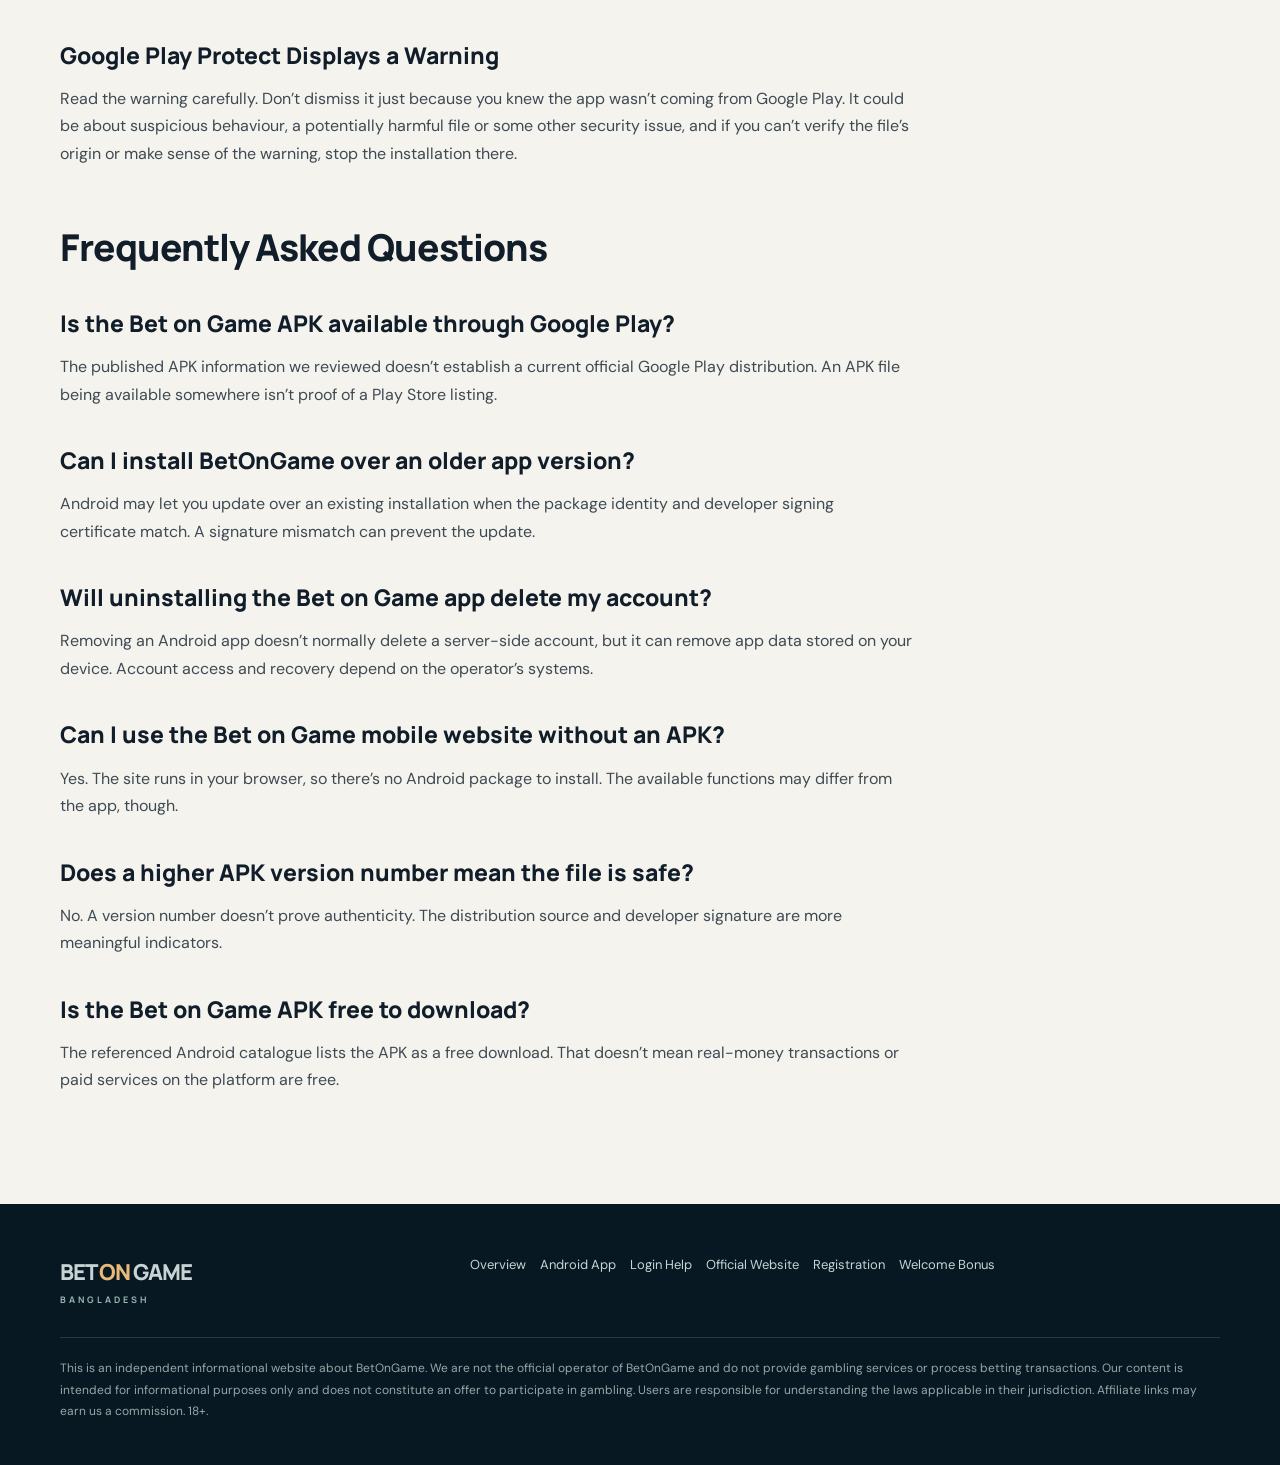
<file: app-download/index.html>
<!doctype html><html lang="en-BD"><head><meta charset="utf-8"><meta name="viewport" content="width=device-width,initial-scale=1"><meta name="google-site-verification" content="siilmK4tRM9n1BeCI0MaDeTafRbGmWa1cHESe1R_l9M"><title>Bet on Game APK Download – Android App &amp; Latest Version</title><meta name="description" content="Explore Bet on Game APK versions, Android requirements, file sizes, installation steps, updates, troubleshooting and iPhone alternatives."><link rel="canonical" href="https://bet-on-game-bangladesh.com/app-download/"><meta property="og:type" content="website"><meta property="og:title" content="Bet on Game APK Download – Android App &amp; Latest Version"><meta property="og:description" content="Explore Bet on Game APK versions, Android requirements, file sizes, installation steps, updates, troubleshooting and iPhone alternatives."><meta property="og:url" content="https://bet-on-game-bangladesh.com/app-download/"><meta property="og:image" content="https://bet-on-game-bangladesh.com/assets/hero.svg"><link rel="icon" type="image/svg+xml" href="/favicon.svg"><link rel="stylesheet" href="/assets/style.css"><script defer src="/assets/site.js"></script><script type="application/ld+json">{"@context": "https://schema.org", "@type": "WebPage", "name": "Bet on Game APK Download – Android App & Latest Version", "url": "https://bet-on-game-bangladesh.com/app-download/", "description": "Explore Bet on Game APK versions, Android requirements, file sizes, installation steps, updates, troubleshooting and iPhone alternatives.", "isPartOf": {"@type": "WebSite", "name": "Bet on Game Bangladesh", "url": "https://bet-on-game-bangladesh.com"}}</script></head><body><a class="skip" href="#main">Skip to content</a><header class="site-header"><div class="container head"><a class="logo" href="/">BET <i>ON</i> GAME<small>BANGLADESH · INDEPENDENT REVIEW</small></a><nav class="nav" aria-label="Main navigation"><a href="/" class="nav-link">Overview</a><a href="/app-download/" class="nav-link">Android App</a><a href="/login/" class="nav-link">Login Help</a><a href="/official-website/" class="nav-link">Official Website</a><a href="/registration/" class="nav-link">Registration</a><a href="/bonus-promo-code/" class="nav-link">Welcome Bonus</a></nav><a class="head-cta" href="/go/" rel="nofollow sponsored">Visit Platform ↗</a><button class="menu" aria-label="Toggle menu" aria-expanded="false">☰</button></div></header><section class="hero"><div class="container hero-inner"><div><span class="eyebrow">Bangladesh edition · BetOnGame overview</span><h1>Bet on Game APK Download for Android</h1><p>Explore Bet on Game APK versions, Android requirements, file sizes, installation steps, updates, troubleshooting and iPhone alternatives.</p><div class="hero-actions"><a class="btn" href="/go/" rel="nofollow sponsored">Explore BetOnGame ↗</a><a class="btn btn-secondary" href="#main">Read the Review ↓</a></div><div class="trust"><span>Mobile-friendly information</span><span>Independent editorial content</span><span>Offer terms explained</span></div></div><div class="hero-art"><img src="/assets/hero.svg" alt="BetOnGame mobile interface illustrated with football stadium and gaming details" width="920" height="760"></div></div></section><section class="bonus-wrap"><div class="container"><div class="bonus"><div><span class="bonus-label">WELCOME OFFER · BANGLADESH</span><strong>100% Welcome Bonus <span style="color:#edc38b">up to ৳11,000</span></strong><p>First qualifying deposit · Eligibility and wagering conditions apply. Verify the current offer before depositing.</p></div><a class="btn" href="/go/" rel="nofollow sponsored">View Welcome Offer ↗</a></div></div></section><main class="container content-shell" id="main"><article class="article"><p>The Bet on Game APK is the installation package for BetOnGame’s Android app. According to published app listings, it gives you sports betting, live odds and account features in a dedicated mobile interface. The catch is that APK catalogues don’t agree with each other: versions, file sizes and Android requirements differ from one listing to the next.</p>
<p>So if you’re looking for a Bet on Game download in Bangladesh, focus on three things: the app version, whether your device is compatible, and whether the installation file is genuine. This page compares the documented releases, explains how installation works and covers common problems you might run into on Android.</p>
<h2 id="bet-on-game-apk-version-and-app-details">Bet on Game APK – Version and App Details</h2>
<p>Here is what public Android catalogues list for the BetOnGame app:</p>
<div class="table-scroll"><table><tr><th>Specification</th><th>Published information</th></tr><tr><td>App name</td><td>BetOnGame</td></tr><tr><td>Android package name</td><td>org.betongame.client</td></tr><tr><td>Documented version</td><td>256.0.1</td></tr><tr><td>APK size</td><td>45.27 MB</td></tr><tr><td>Android requirement</td><td>Android 6.0 or later</td></tr><tr><td>Architecture</td><td>Universal</td></tr><tr><td>Listed developer</td><td>Betongame</td></tr><tr><td>Listing update date</td><td>14 September 2025</td></tr><tr><td>Another documented release</td><td>255.0.0 — 52.95 MB</td></tr><tr><td>Download format</td><td>APK</td></tr></table></div>
<p>The data comes from published APK listings rather than from the operator’s own current download file, so each version number, file size and Android requirement applies only to the release shown in that catalogue.</p>
<p>The package name is useful for telling listings apart, but it won’t tell you whether a downloaded file is genuine. Two files with the same package name can be signed with different certificates.</p>
<h2 id="what-can-you-do-in-the-bet-on-game-app">What Can You Do in the Bet on Game App?</h2>
<div class="inline-cta"><h3>Explore BetOnGame</h3><p>Review the operator’s current account information, eligibility rules and applicable terms before proceeding.</p><a class="btn" href="/go/" rel="nofollow sponsored">Visit Platform ↗</a></div>
<p>Published descriptions of the BetOnGame Android app focus mainly on the sportsbook. The app is described as a mobile interface for browsing sporting events, checking available odds and placing single or combination bets.</p>
<p>A single bet is one selection. Put several together and you have a combination bet, which settles according to the applicable rules and the outcome of every selection in it. On a football match, that could mean picking from Match Result, Over/Under Goals and other markets, and the app is meant to let you do this without opening the sportsbook in a browser.</p>
<p>During a live event, odds keep moving. The price you see when you first open a market may not be the one available by the time you submit your selection.</p>
<p>Some third-party descriptions also mention casino games and payment functions inside the app. Whether a particular Android release actually includes them hasn’t been independently established.</p>
<h2 id="bet-on-game-download-apk-android-installation">Bet on Game Download APK – Android Installation</h2>
<p>Installing an app from outside Google Play follows Android’s usual routine. Assuming the file comes from a verified operator source, the steps look like this:</p>
<p>Check the download source. Look for the Android app section on the verified operator website. An APK that arrives in an unsolicited message, or sits on an APK mirror you’ve never heard of, is best left alone.</p>
<p>Download the installation file. Save the APK to your Android device and wait until the download has fully finished.</p>
<p>Open the APK. You’ll find it in your Downloads folder or in your browser’s download history.</p>
<p>Review installation permissions. At this point your phone may ask to let the browser or file manager install apps from that source. Say yes only when you trust the file and its origin.</p>
<p>Check security warnings. Let Google Play Protect scan the file. If it flags malware, don’t override the warning just to get the app installed.</p>
<p>Complete the installation. Tap through the system prompts. Once the app is in place, the temporary install permission can be switched off again if you won’t need it.</p>
<p>The menu path for these settings depends on the phone, and Samsung, Xiaomi and Realme each put it somewhere slightly different. Also note that a successful installation doesn’t, on its own, confirm that the app is authentic or that it’s available for use in Bangladesh.</p>
<h2 id="bet-on-game-apk-latest-version-comparing-releases">Bet on Game APK Latest Version – Comparing Releases</h2>
<p>Public APK catalogues show two identifiable BetOnGame Android releases.</p>
<div class="table-scroll"><table><tr><th>Release</th><th>APK size</th><th>Published Android requirement</th></tr><tr><td>256.0.1</td><td>45.27 MB</td><td>Android 6.0+</td></tr><tr><td>255.0.0</td><td>52.95 MB</td><td>Android requirement should be checked against its specific listing</td></tr></table></div>
<p>Version 256.0.1 has the higher version number but the smaller published file size. That isn’t necessarily unusual, since updates can change an app’s size through modifications to assets, libraries or packaging.</p>
<p>What neither listing can confirm is which APK version the operator is actually distributing at the moment.</p>
<p>So, before installing anything labelled “latest version”, line up four details: version number, file size, Android requirement and publisher. A trusted developer signature or checksum is stronger evidence of a file’s identity than a matching filename.</p>
<h3 id="updating-an-existing-betongame-app">Updating an Existing BetOnGame App</h3>
<p>Updating over an existing installation can work on Android, but only when the package identity and signing certificate are compatible.</p>
<p>A package conflict or signature mismatch message is a reason to pause, not to uninstall straight away. Make sure the replacement file really comes from the legitimate developer first. Uninstalling can remove locally stored data, and whether you can get back into your account after an update depends on the service and the credentials linked to that account.</p>
<h2 id="bet-on-game-app-download-for-iphone-and-ios">Bet on Game App Download for iPhone and iOS</h2>
<div class="inline-cta"><h3>Explore BetOnGame</h3><p>Review the operator’s current account information, eligibility rules and applicable terms before proceeding.</p><a class="btn" href="/go/" rel="nofollow sponsored">Visit Platform ↗</a></div>
<p>You can’t install an Android APK on an iPhone, because Android and iOS use different app formats and installation systems.</p>
<p>Information about a dedicated BetOnGame iOS app is inconsistent. A few third-party sites talk about an iOS download or TestFlight access; others just point iPhone owners to the mobile site. So far, neither a verified App Store listing nor an operator-confirmed iOS installation route has turned up.</p>
<p>The practical alternative for iPhone users to look into is the mobile browser, which needs neither an Android installation package nor an unverified iOS download.</p>
<h2 id="bet-on-game-app-vs-mobile-website">Bet on Game App vs Mobile Website</h2>
<p>The Android app and the mobile website are two different ways of accessing the platform.</p>
<div class="table-scroll"><table><tr><th>Feature</th><th>Android APK</th><th>Mobile website</th></tr><tr><td>Installation</td><td>Requires installation</td><td>No separate installation</td></tr><tr><td>Compatibility</td><td>Depends on the APK release</td><td>Depends on browser support</td></tr><tr><td>Storage</td><td>Uses application storage</td><td>Uses browser storage and cache</td></tr><tr><td>Updates</td><td>May require a new APK</td><td>Website changes load through the browser</td></tr><tr><td>Interface</td><td>Dedicated application</td><td>Browser-based</td></tr><tr><td>Main consideration</td><td>APK authenticity and compatibility</td><td>Correct website address</td></tr></table></div>
<p>An older phone, low storage or doubts about where a file came from can all tip the balance towards the browser. Just don’t assume the two are identical: check which features are available in each one separately.</p>
<h2 id="bet-on-game-apk-problems-and-fixes">Bet on Game APK Problems and Fixes</h2>
<h3 id="the-apk-will-not-install">The APK Will Not Install</h3>
<p>First, look at two things: which Android version the phone runs and how much free storage it has. A build that requires Android 6.0 or later won’t go onto an older system.</p>
<p>A package conflict message suggests either an earlier installation on the device or mismatched signing certificates. Don’t bypass the warning until you’ve verified the installation file.</p>
<h3 id="the-downloaded-apk-has-an-unexpected-file-size">The Downloaded APK Has an Unexpected File Size</h3>
<p>A different file size on its own isn’t a red flag, since releases vary. Two files that claim the same version number but differ substantially in size are another matter: check where each one came from before opening either. File size alone can’t tell you whether an APK is safe.</p>
<h3 id="the-app-opens-but-cannot-connect">The App Opens but Cannot Connect</h3>
<p>Try opening the mobile website on the same internet connection. If the site loads but the app doesn’t, the issue may be specific to the installed build.</p>
<p>Access can also be affected by a server-side outage, an account restriction or an unsupported app version. Reinstalling the same APK again and again won’t necessarily fix any of these.</p>
<h3 id="android-shows-an-app-not-installed-error">Android Shows an “App Not Installed” Error</h3>
<p>It can be triggered by low storage, an Android version the app doesn’t support, a corrupted download or a package-signature conflict. Read the exact error text and confirm your device is compatible before you try again.</p>
<h3 id="google-play-protect-displays-a-warning">Google Play Protect Displays a Warning</h3>
<p>Read the warning carefully. Don’t dismiss it just because you knew the app wasn’t coming from Google Play. It could be about suspicious behaviour, a potentially harmful file or some other security issue, and if you can’t verify the file’s origin or make sense of the warning, stop the installation there.</p>
<h2 id="frequently-asked-questions">Frequently Asked Questions</h2>
<h3 id="is-the-bet-on-game-apk-available-through-google-play">Is the Bet on Game APK available through Google Play?</h3>
<p>The published APK information we reviewed doesn’t establish a current official Google Play distribution. An APK file being available somewhere isn’t proof of a Play Store listing.</p>
<h3 id="can-i-install-betongame-over-an-older-app-version">Can I install BetOnGame over an older app version?</h3>
<p>Android may let you update over an existing installation when the package identity and developer signing certificate match. A signature mismatch can prevent the update.</p>
<h3 id="will-uninstalling-the-bet-on-game-app-delete-my-account">Will uninstalling the Bet on Game app delete my account?</h3>
<p>Removing an Android app doesn’t normally delete a server-side account, but it can remove app data stored on your device. Account access and recovery depend on the operator’s systems.</p>
<h3 id="can-i-use-the-bet-on-game-mobile-website-without-an-apk">Can I use the Bet on Game mobile website without an APK?</h3>
<p>Yes. The site runs in your browser, so there’s no Android package to install. The available functions may differ from the app, though.</p>
<h3 id="does-a-higher-apk-version-number-mean-the-file-is-safe">Does a higher APK version number mean the file is safe?</h3>
<p>No. A version number doesn’t prove authenticity. The distribution source and developer signature are more meaningful indicators.</p>
<h3 id="is-the-bet-on-game-apk-free-to-download">Is the Bet on Game APK free to download?</h3>
<p>The referenced Android catalogue lists the APK as a free download. That doesn’t mean real-money transactions or paid services on the platform are free.</p></article><aside class="side"><div class="side-card"><h3>Explore the website</h3><a href="/">Overview</a><a href="/login/">Login Help</a><a href="/official-website/">Official Website</a><a href="/registration/">Registration</a><a href="/bonus-promo-code/">Welcome Bonus</a><p class="side-note">Independent informational website. Bonus availability and terms must be checked with the operator.</p></div></aside></main><footer class="footer"><div class="container"><div class="footer-inner"><div class="logo">BET <i>ON</i> GAME<small>BANGLADESH</small></div><div class="footer-links"><a href="/">Overview</a><a href="/app-download/">Android App</a><a href="/login/">Login Help</a><a href="/official-website/">Official Website</a><a href="/registration/">Registration</a><a href="/bonus-promo-code/">Welcome Bonus</a></div></div><p class="disclaimer">This is an independent informational website about BetOnGame. We are not the official operator of BetOnGame and do not provide gambling services or process betting transactions. Our content is intended for informational purposes only and does not constitute an offer to participate in gambling. Users are responsible for understanding the laws applicable in their jurisdiction. Affiliate links may earn us a commission. 18+.</p></div></footer></body></html>
</file>
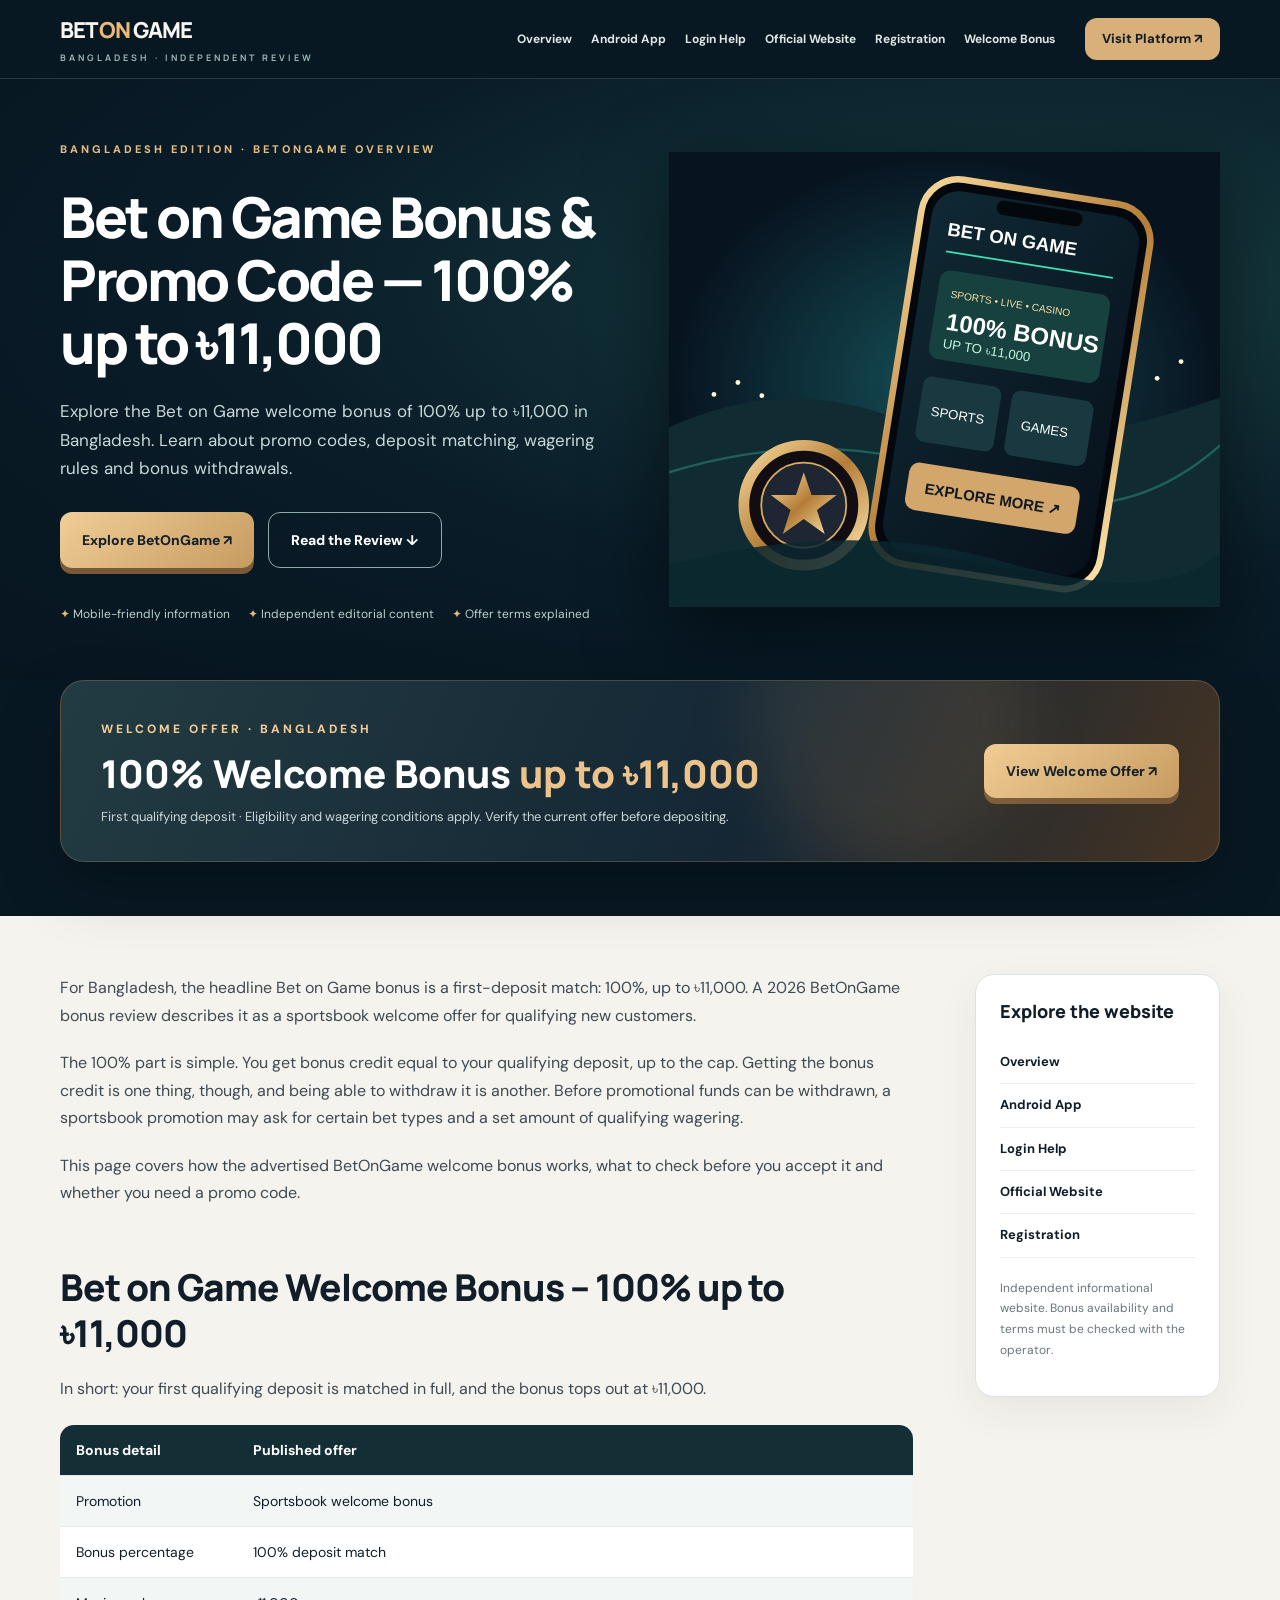
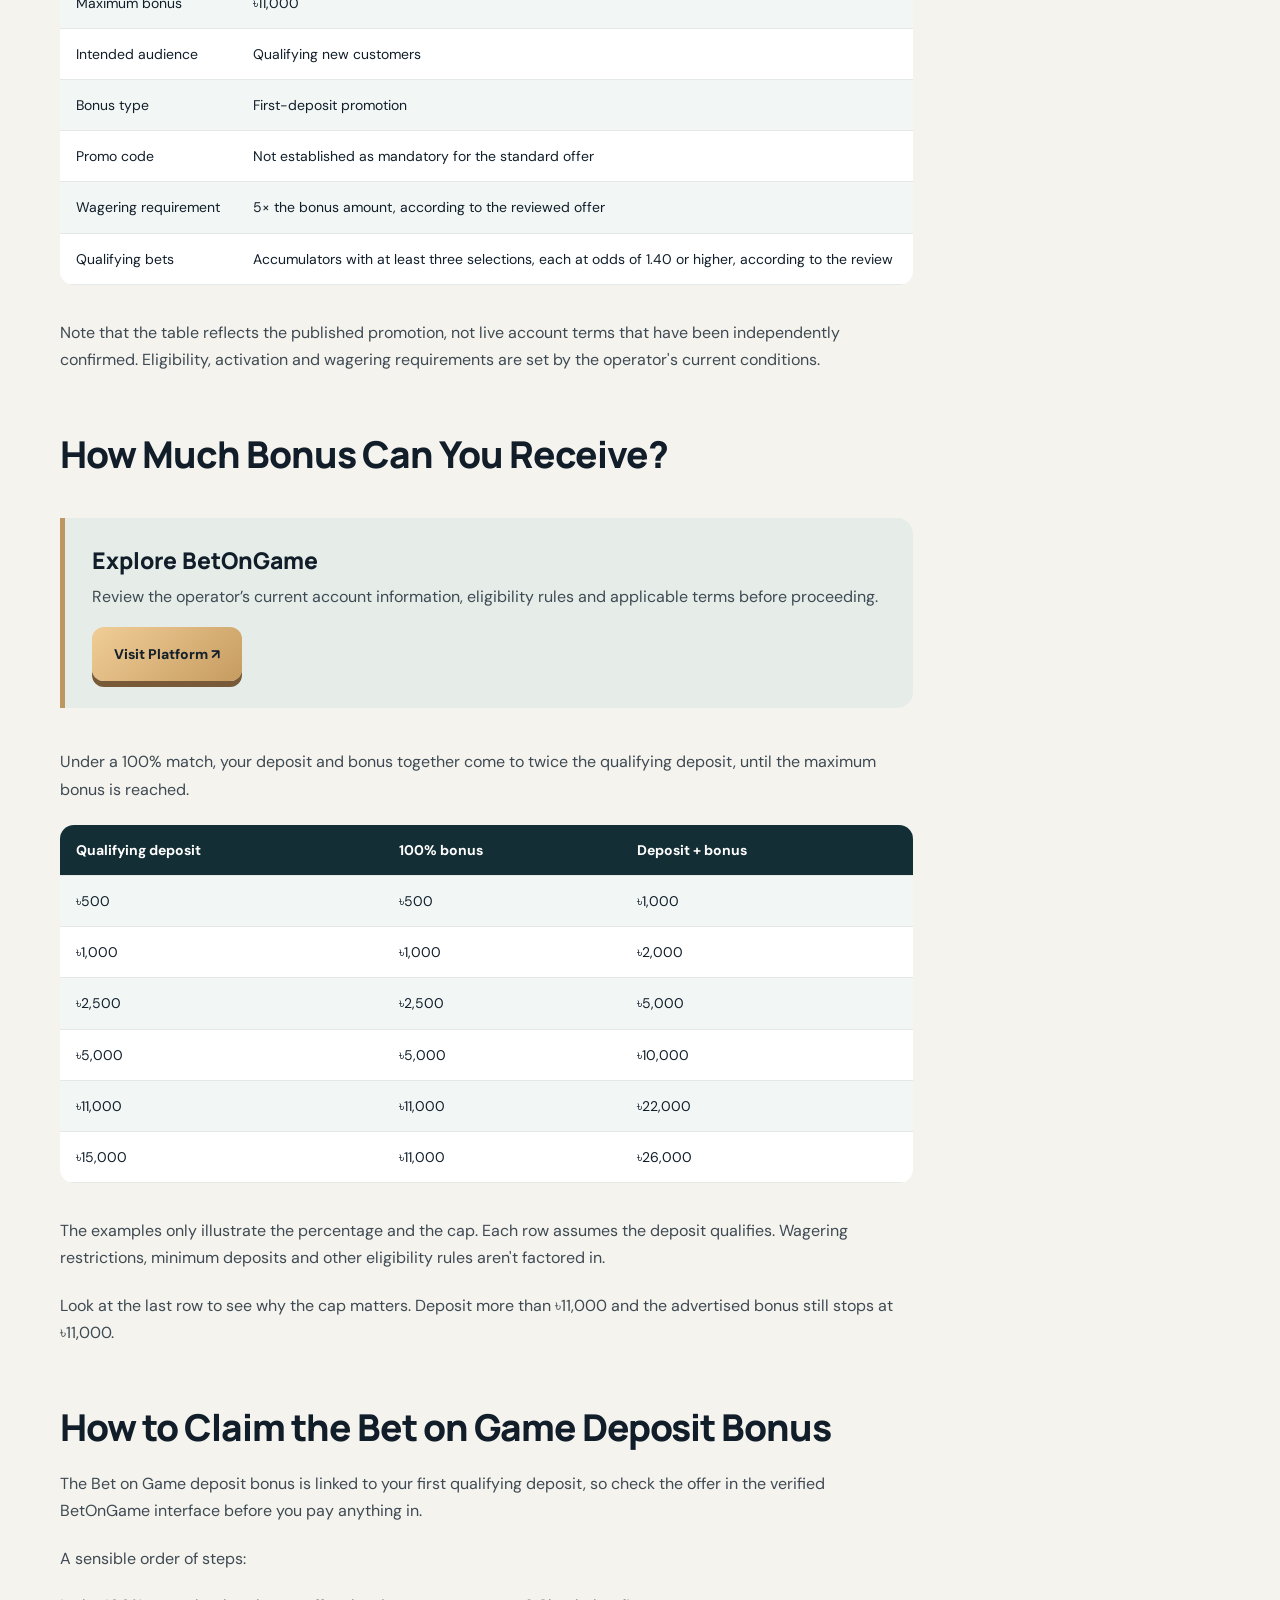
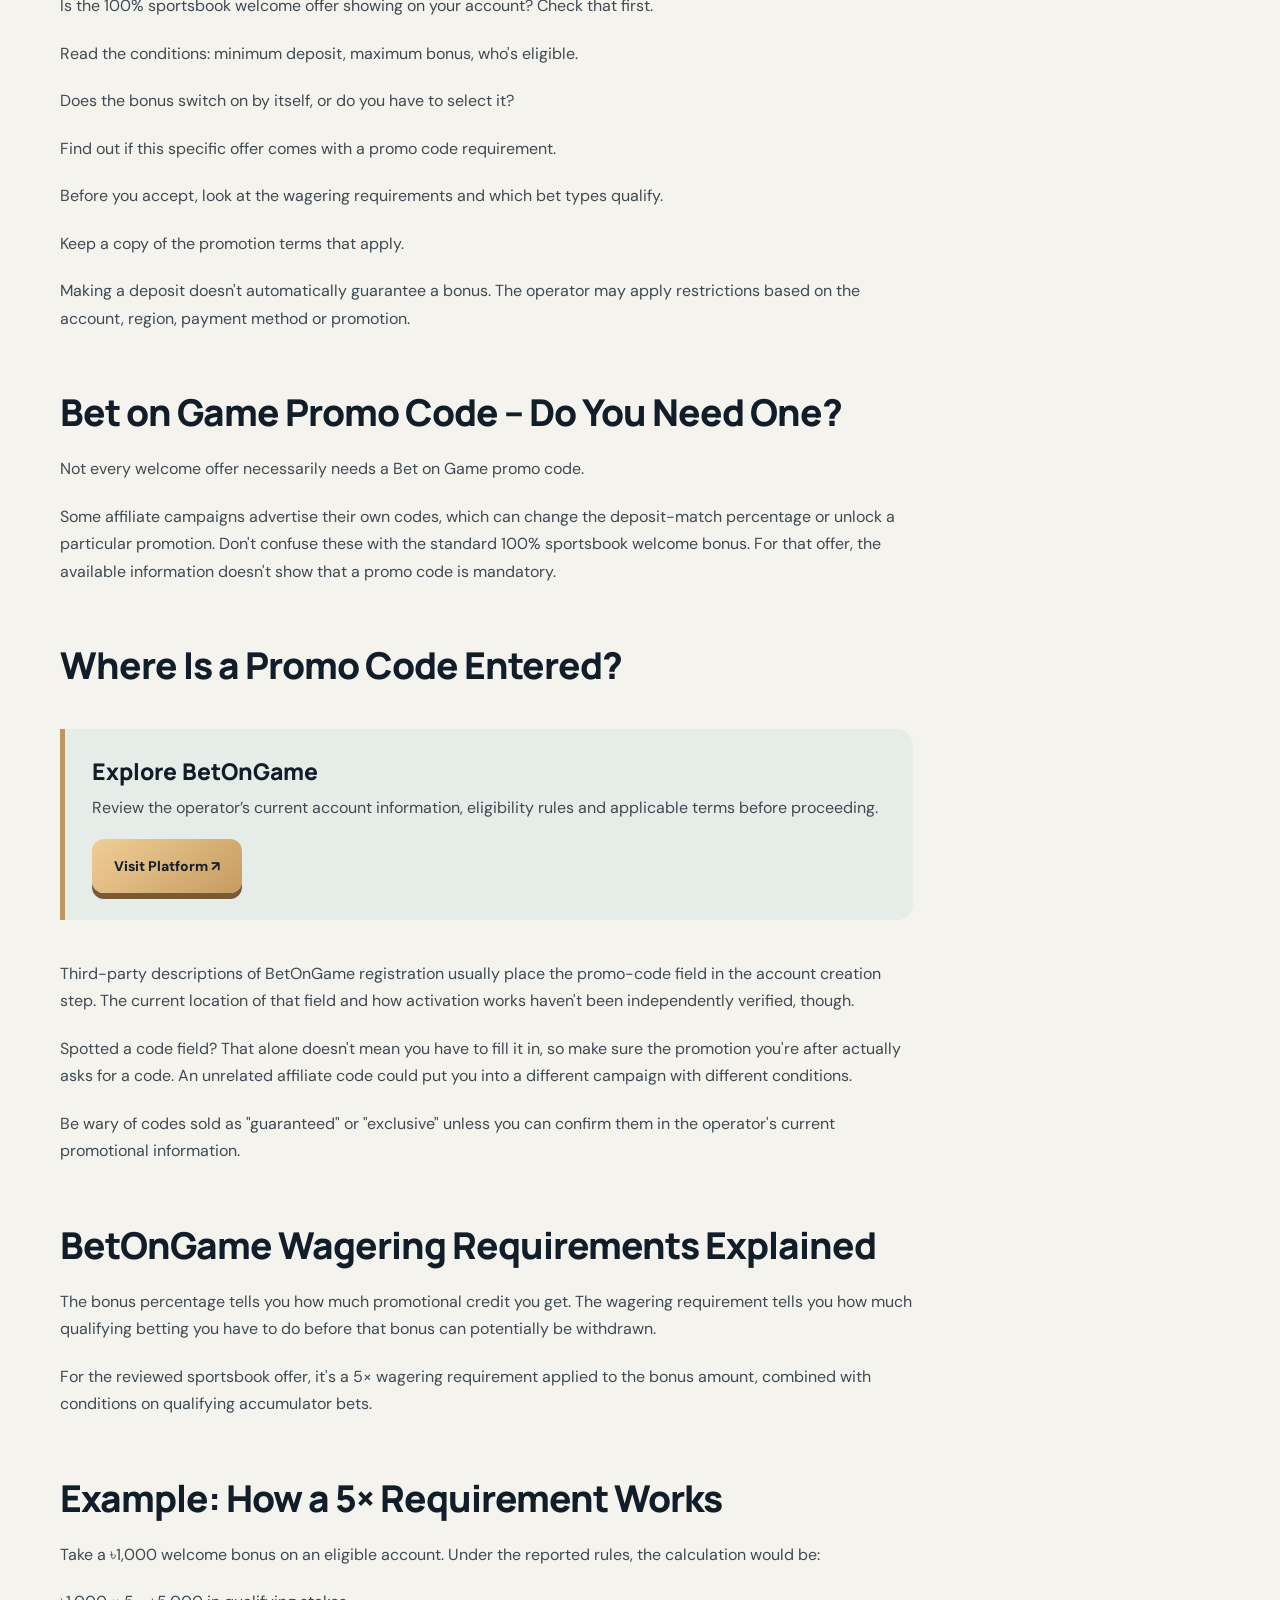
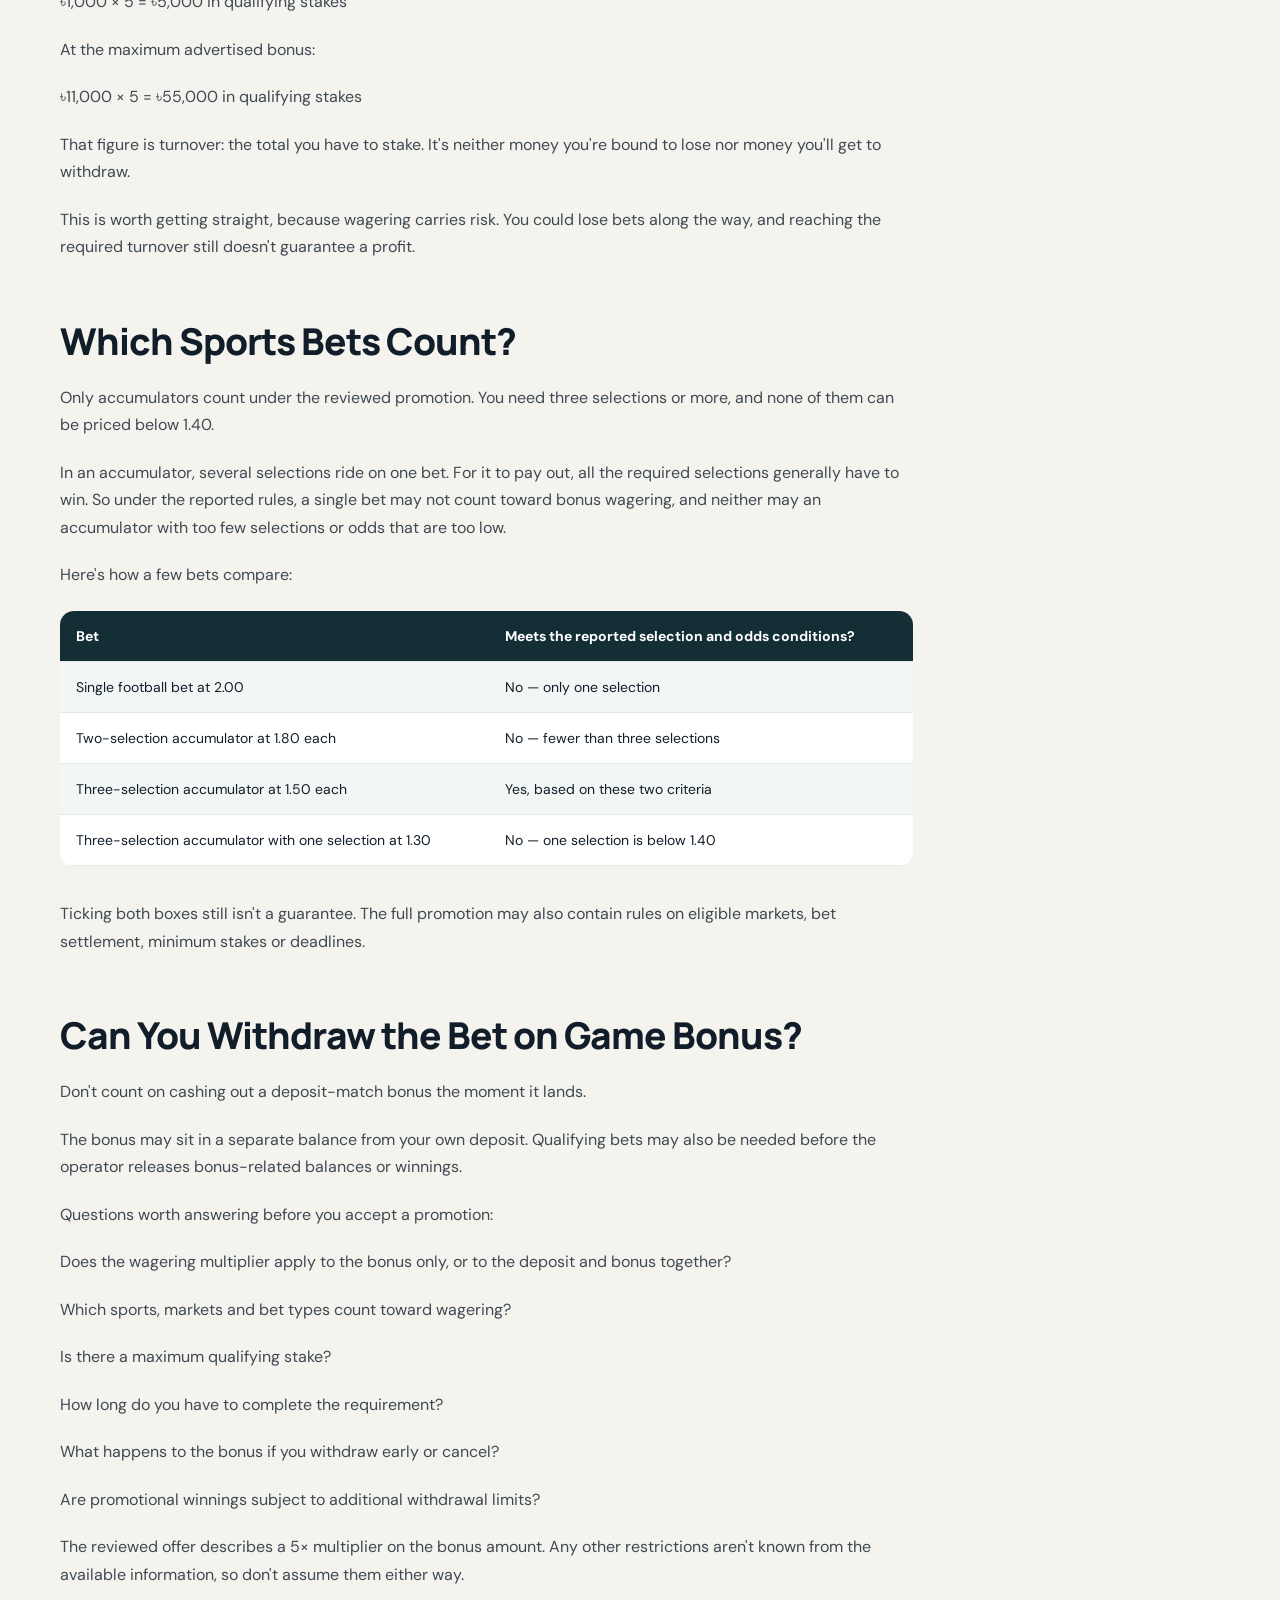
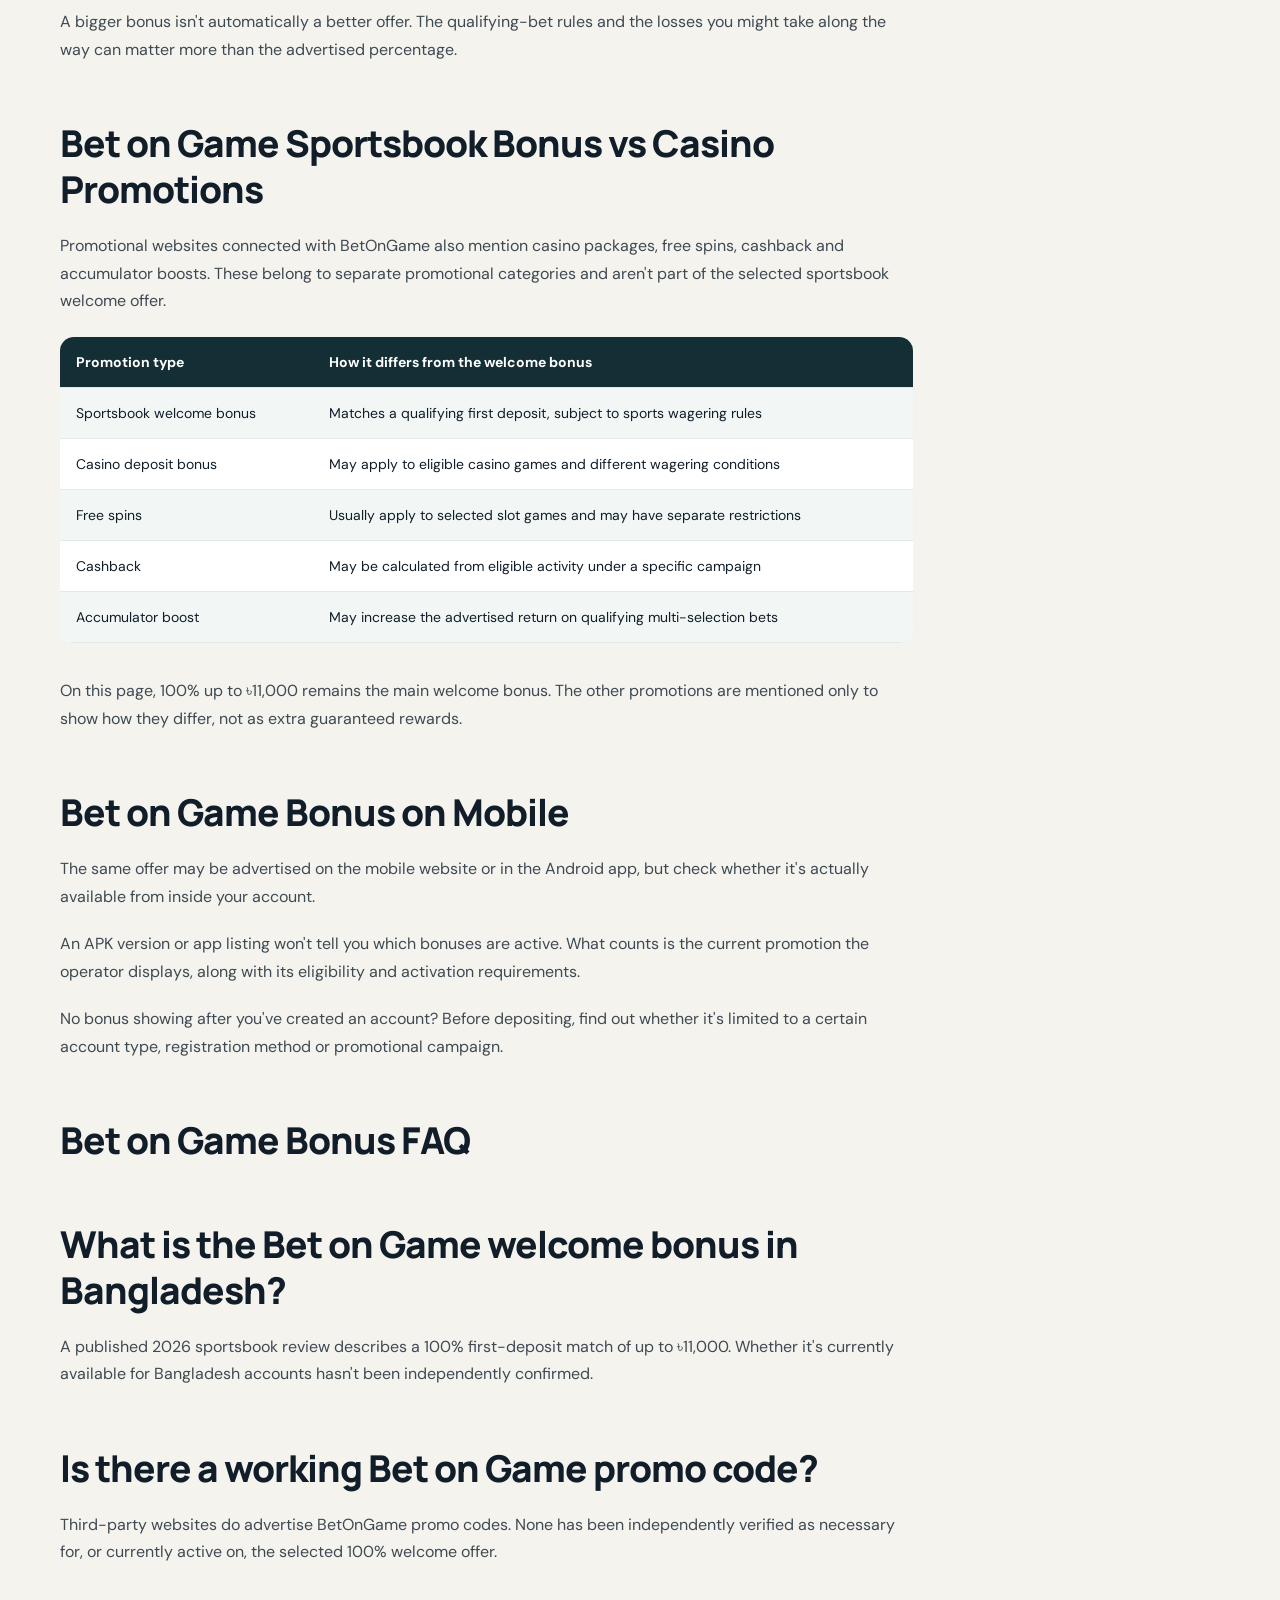
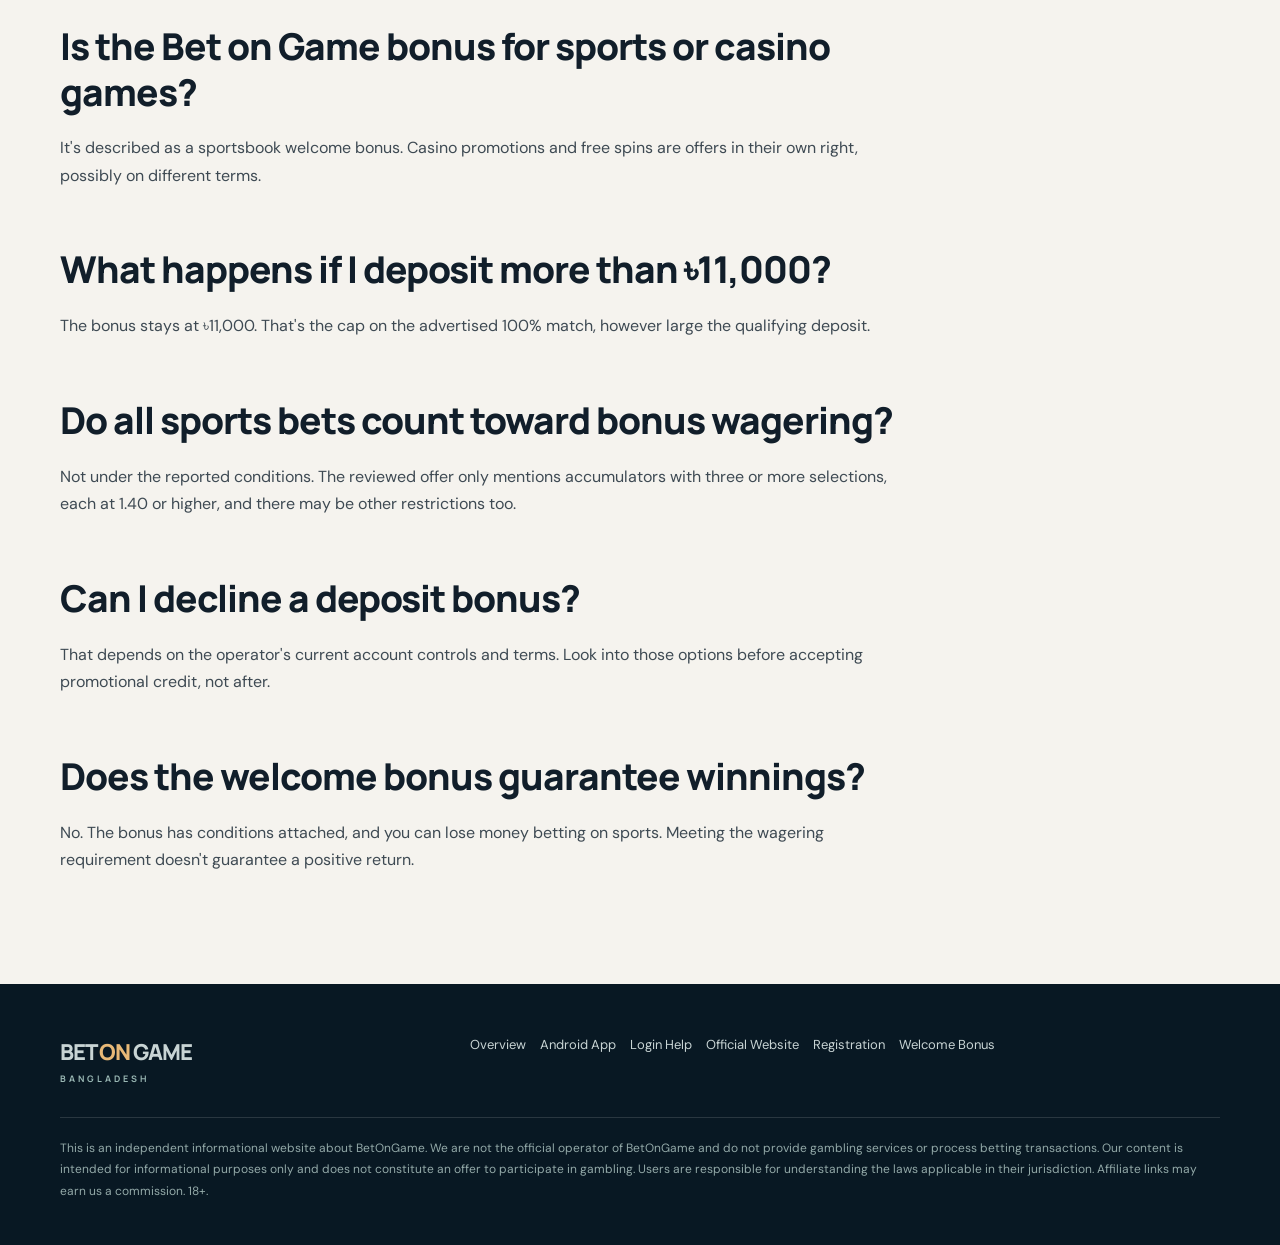
<file: bonus-promo-code/index.html>
<!doctype html><html lang="en-BD"><head><meta charset="utf-8"><meta name="viewport" content="width=device-width,initial-scale=1"><meta name="google-site-verification" content="siilmK4tRM9n1BeCI0MaDeTafRbGmWa1cHESe1R_l9M"><title>Bet on Game Bonus &amp; Promo Code – 100% up to ৳11,000</title><meta name="description" content="Explore the Bet on Game welcome bonus of 100% up to ৳11,000 in Bangladesh. Learn about promo codes, deposit matching, wagering rules and bonus withdrawals."><link rel="canonical" href="https://bet-on-game-bangladesh.com/bonus-promo-code/"><meta property="og:type" content="website"><meta property="og:title" content="Bet on Game Bonus &amp; Promo Code – 100% up to ৳11,000"><meta property="og:description" content="Explore the Bet on Game welcome bonus of 100% up to ৳11,000 in Bangladesh. Learn about promo codes, deposit matching, wagering rules and bonus withdrawals."><meta property="og:url" content="https://bet-on-game-bangladesh.com/bonus-promo-code/"><meta property="og:image" content="https://bet-on-game-bangladesh.com/assets/hero.svg"><link rel="icon" type="image/svg+xml" href="/favicon.svg"><link rel="stylesheet" href="/assets/style.css"><script defer src="/assets/site.js"></script><script type="application/ld+json">{"@context": "https://schema.org", "@type": "WebPage", "name": "Bet on Game Bonus & Promo Code – 100% up to ৳11,000", "url": "https://bet-on-game-bangladesh.com/bonus-promo-code/", "description": "Explore the Bet on Game welcome bonus of 100% up to ৳11,000 in Bangladesh. Learn about promo codes, deposit matching, wagering rules and bonus withdrawals.", "isPartOf": {"@type": "WebSite", "name": "Bet on Game Bangladesh", "url": "https://bet-on-game-bangladesh.com"}}</script></head><body><a class="skip" href="#main">Skip to content</a><header class="site-header"><div class="container head"><a class="logo" href="/">BET <i>ON</i> GAME<small>BANGLADESH · INDEPENDENT REVIEW</small></a><nav class="nav" aria-label="Main navigation"><a href="/" class="nav-link">Overview</a><a href="/app-download/" class="nav-link">Android App</a><a href="/login/" class="nav-link">Login Help</a><a href="/official-website/" class="nav-link">Official Website</a><a href="/registration/" class="nav-link">Registration</a><a href="/bonus-promo-code/" class="nav-link">Welcome Bonus</a></nav><a class="head-cta" href="/go/" rel="nofollow sponsored">Visit Platform ↗</a><button class="menu" aria-label="Toggle menu" aria-expanded="false">☰</button></div></header><section class="hero"><div class="container hero-inner"><div><span class="eyebrow">Bangladesh edition · BetOnGame overview</span><h1>Bet on Game Bonus &amp; Promo Code — 100% up to ৳11,000</h1><p>Explore the Bet on Game welcome bonus of 100% up to ৳11,000 in Bangladesh. Learn about promo codes, deposit matching, wagering rules and bonus withdrawals.</p><div class="hero-actions"><a class="btn" href="/go/" rel="nofollow sponsored">Explore BetOnGame ↗</a><a class="btn btn-secondary" href="#main">Read the Review ↓</a></div><div class="trust"><span>Mobile-friendly information</span><span>Independent editorial content</span><span>Offer terms explained</span></div></div><div class="hero-art"><img src="/assets/hero.svg" alt="BetOnGame mobile interface illustrated with football stadium and gaming details" width="920" height="760"></div></div></section><section class="bonus-wrap"><div class="container"><div class="bonus"><div><span class="bonus-label">WELCOME OFFER · BANGLADESH</span><strong>100% Welcome Bonus <span style="color:#edc38b">up to ৳11,000</span></strong><p>First qualifying deposit · Eligibility and wagering conditions apply. Verify the current offer before depositing.</p></div><a class="btn" href="/go/" rel="nofollow sponsored">View Welcome Offer ↗</a></div></div></section><main class="container content-shell" id="main"><article class="article"><p>For Bangladesh, the headline Bet on Game bonus is a first-deposit match: 100%, up to ৳11,000. A 2026 BetOnGame bonus review describes it as a sportsbook welcome offer for qualifying new customers.</p>
<p>The 100% part is simple. You get bonus credit equal to your qualifying deposit, up to the cap. Getting the bonus credit is one thing, though, and being able to withdraw it is another. Before promotional funds can be withdrawn, a sportsbook promotion may ask for certain bet types and a set amount of qualifying wagering.</p>
<p>This page covers how the advertised BetOnGame welcome bonus works, what to check before you accept it and whether you need a promo code.</p>
<h2 id="bet-on-game-welcome-bonus-100-up-to-11-000">Bet on Game Welcome Bonus – 100% up to ৳11,000</h2>
<p>In short: your first qualifying deposit is matched in full, and the bonus tops out at ৳11,000.</p>
<div class="table-scroll"><table><tr><th>Bonus detail</th><th>Published offer</th></tr><tr><td>Promotion</td><td>Sportsbook welcome bonus</td></tr><tr><td>Bonus percentage</td><td>100% deposit match</td></tr><tr><td>Maximum bonus</td><td>৳11,000</td></tr><tr><td>Intended audience</td><td>Qualifying new customers</td></tr><tr><td>Bonus type</td><td>First-deposit promotion</td></tr><tr><td>Promo code</td><td>Not established as mandatory for the standard offer</td></tr><tr><td>Wagering requirement</td><td>5× the bonus amount, according to the reviewed offer</td></tr><tr><td>Qualifying bets</td><td>Accumulators with at least three selections, each at odds of 1.40 or higher, according to the review</td></tr></table></div>
<p>Note that the table reflects the published promotion, not live account terms that have been independently confirmed. Eligibility, activation and wagering requirements are set by the operator&#x27;s current conditions.</p>
<h2 id="how-much-bonus-can-you-receive">How Much Bonus Can You Receive?</h2>
<div class="inline-cta"><h3>Explore BetOnGame</h3><p>Review the operator’s current account information, eligibility rules and applicable terms before proceeding.</p><a class="btn" href="/go/" rel="nofollow sponsored">Visit Platform ↗</a></div>
<p>Under a 100% match, your deposit and bonus together come to twice the qualifying deposit, until the maximum bonus is reached.</p>
<div class="table-scroll"><table><tr><th>Qualifying deposit</th><th>100% bonus</th><th>Deposit + bonus</th></tr><tr><td>৳500</td><td>৳500</td><td>৳1,000</td></tr><tr><td>৳1,000</td><td>৳1,000</td><td>৳2,000</td></tr><tr><td>৳2,500</td><td>৳2,500</td><td>৳5,000</td></tr><tr><td>৳5,000</td><td>৳5,000</td><td>৳10,000</td></tr><tr><td>৳11,000</td><td>৳11,000</td><td>৳22,000</td></tr><tr><td>৳15,000</td><td>৳11,000</td><td>৳26,000</td></tr></table></div>
<p>The examples only illustrate the percentage and the cap. Each row assumes the deposit qualifies. Wagering restrictions, minimum deposits and other eligibility rules aren&#x27;t factored in.</p>
<p>Look at the last row to see why the cap matters. Deposit more than ৳11,000 and the advertised bonus still stops at ৳11,000.</p>
<h2 id="how-to-claim-the-bet-on-game-deposit-bonus">How to Claim the Bet on Game Deposit Bonus</h2>
<p>The Bet on Game deposit bonus is linked to your first qualifying deposit, so check the offer in the verified BetOnGame interface before you pay anything in.</p>
<p>A sensible order of steps:</p>
<p>Is the 100% sportsbook welcome offer showing on your account? Check that first.</p>
<p>Read the conditions: minimum deposit, maximum bonus, who&#x27;s eligible.</p>
<p>Does the bonus switch on by itself, or do you have to select it?</p>
<p>Find out if this specific offer comes with a promo code requirement.</p>
<p>Before you accept, look at the wagering requirements and which bet types qualify.</p>
<p>Keep a copy of the promotion terms that apply.</p>
<p>Making a deposit doesn&#x27;t automatically guarantee a bonus. The operator may apply restrictions based on the account, region, payment method or promotion.</p>
<h2 id="bet-on-game-promo-code-do-you-need-one">Bet on Game Promo Code – Do You Need One?</h2>
<p>Not every welcome offer necessarily needs a Bet on Game promo code.</p>
<p>Some affiliate campaigns advertise their own codes, which can change the deposit-match percentage or unlock a particular promotion. Don&#x27;t confuse these with the standard 100% sportsbook welcome bonus. For that offer, the available information doesn&#x27;t show that a promo code is mandatory.</p>
<h2 id="where-is-a-promo-code-entered">Where Is a Promo Code Entered?</h2>
<div class="inline-cta"><h3>Explore BetOnGame</h3><p>Review the operator’s current account information, eligibility rules and applicable terms before proceeding.</p><a class="btn" href="/go/" rel="nofollow sponsored">Visit Platform ↗</a></div>
<p>Third-party descriptions of BetOnGame registration usually place the promo-code field in the account creation step. The current location of that field and how activation works haven&#x27;t been independently verified, though.</p>
<p>Spotted a code field? That alone doesn&#x27;t mean you have to fill it in, so make sure the promotion you&#x27;re after actually asks for a code. An unrelated affiliate code could put you into a different campaign with different conditions.</p>
<p>Be wary of codes sold as &quot;guaranteed&quot; or &quot;exclusive&quot; unless you can confirm them in the operator&#x27;s current promotional information.</p>
<h2 id="betongame-wagering-requirements-explained">BetOnGame Wagering Requirements Explained</h2>
<p>The bonus percentage tells you how much promotional credit you get. The wagering requirement tells you how much qualifying betting you have to do before that bonus can potentially be withdrawn.</p>
<p>For the reviewed sportsbook offer, it&#x27;s a 5× wagering requirement applied to the bonus amount, combined with conditions on qualifying accumulator bets.</p>
<h2 id="example-how-a-5-requirement-works">Example: How a 5× Requirement Works</h2>
<p>Take a ৳1,000 welcome bonus on an eligible account. Under the reported rules, the calculation would be:</p>
<p>৳1,000 × 5 = ৳5,000 in qualifying stakes</p>
<p>At the maximum advertised bonus:</p>
<p>৳11,000 × 5 = ৳55,000 in qualifying stakes</p>
<p>That figure is turnover: the total you have to stake. It&#x27;s neither money you&#x27;re bound to lose nor money you&#x27;ll get to withdraw.</p>
<p>This is worth getting straight, because wagering carries risk. You could lose bets along the way, and reaching the required turnover still doesn&#x27;t guarantee a profit.</p>
<h2 id="which-sports-bets-count">Which Sports Bets Count?</h2>
<p>Only accumulators count under the reviewed promotion. You need three selections or more, and none of them can be priced below 1.40.</p>
<p>In an accumulator, several selections ride on one bet. For it to pay out, all the required selections generally have to win. So under the reported rules, a single bet may not count toward bonus wagering, and neither may an accumulator with too few selections or odds that are too low.</p>
<p>Here&#x27;s how a few bets compare:</p>
<div class="table-scroll"><table><tr><th>Bet</th><th>Meets the reported selection and odds conditions?</th></tr><tr><td>Single football bet at 2.00</td><td>No — only one selection</td></tr><tr><td>Two-selection accumulator at 1.80 each</td><td>No — fewer than three selections</td></tr><tr><td>Three-selection accumulator at 1.50 each</td><td>Yes, based on these two criteria</td></tr><tr><td>Three-selection accumulator with one selection at 1.30</td><td>No — one selection is below 1.40</td></tr></table></div>
<p>Ticking both boxes still isn&#x27;t a guarantee. The full promotion may also contain rules on eligible markets, bet settlement, minimum stakes or deadlines.</p>
<h2 id="can-you-withdraw-the-bet-on-game-bonus">Can You Withdraw the Bet on Game Bonus?</h2>
<p>Don&#x27;t count on cashing out a deposit-match bonus the moment it lands.</p>
<p>The bonus may sit in a separate balance from your own deposit. Qualifying bets may also be needed before the operator releases bonus-related balances or winnings.</p>
<p>Questions worth answering before you accept a promotion:</p>
<p>Does the wagering multiplier apply to the bonus only, or to the deposit and bonus together?</p>
<p>Which sports, markets and bet types count toward wagering?</p>
<p>Is there a maximum qualifying stake?</p>
<p>How long do you have to complete the requirement?</p>
<p>What happens to the bonus if you withdraw early or cancel?</p>
<p>Are promotional winnings subject to additional withdrawal limits?</p>
<p>The reviewed offer describes a 5× multiplier on the bonus amount. Any other restrictions aren&#x27;t known from the available information, so don&#x27;t assume them either way.</p>
<p>A bigger bonus isn&#x27;t automatically a better offer. The qualifying-bet rules and the losses you might take along the way can matter more than the advertised percentage.</p>
<h2 id="bet-on-game-sportsbook-bonus-vs-casino-promotions">Bet on Game Sportsbook Bonus vs Casino Promotions</h2>
<p>Promotional websites connected with BetOnGame also mention casino packages, free spins, cashback and accumulator boosts. These belong to separate promotional categories and aren&#x27;t part of the selected sportsbook welcome offer.</p>
<div class="table-scroll"><table><tr><th>Promotion type</th><th>How it differs from the welcome bonus</th></tr><tr><td>Sportsbook welcome bonus</td><td>Matches a qualifying first deposit, subject to sports wagering rules</td></tr><tr><td>Casino deposit bonus</td><td>May apply to eligible casino games and different wagering conditions</td></tr><tr><td>Free spins</td><td>Usually apply to selected slot games and may have separate restrictions</td></tr><tr><td>Cashback</td><td>May be calculated from eligible activity under a specific campaign</td></tr><tr><td>Accumulator boost</td><td>May increase the advertised return on qualifying multi-selection bets</td></tr></table></div>
<p>On this page, 100% up to ৳11,000 remains the main welcome bonus. The other promotions are mentioned only to show how they differ, not as extra guaranteed rewards.</p>
<h2 id="bet-on-game-bonus-on-mobile">Bet on Game Bonus on Mobile</h2>
<p>The same offer may be advertised on the mobile website or in the Android app, but check whether it&#x27;s actually available from inside your account.</p>
<p>An APK version or app listing won&#x27;t tell you which bonuses are active. What counts is the current promotion the operator displays, along with its eligibility and activation requirements.</p>
<p>No bonus showing after you&#x27;ve created an account? Before depositing, find out whether it&#x27;s limited to a certain account type, registration method or promotional campaign.</p>
<h2 id="bet-on-game-bonus-faq">Bet on Game Bonus FAQ</h2>
<h2 id="what-is-the-bet-on-game-welcome-bonus-in-bangladesh">What is the Bet on Game welcome bonus in Bangladesh?</h2>
<p>A published 2026 sportsbook review describes a 100% first-deposit match of up to ৳11,000. Whether it&#x27;s currently available for Bangladesh accounts hasn&#x27;t been independently confirmed.</p>
<h2 id="is-there-a-working-bet-on-game-promo-code">Is there a working Bet on Game promo code?</h2>
<p>Third-party websites do advertise BetOnGame promo codes. None has been independently verified as necessary for, or currently active on, the selected 100% welcome offer.</p>
<h2 id="is-the-bet-on-game-bonus-for-sports-or-casino-games">Is the Bet on Game bonus for sports or casino games?</h2>
<p>It&#x27;s described as a sportsbook welcome bonus. Casino promotions and free spins are offers in their own right, possibly on different terms.</p>
<h2 id="what-happens-if-i-deposit-more-than-11-000">What happens if I deposit more than ৳11,000?</h2>
<p>The bonus stays at ৳11,000. That&#x27;s the cap on the advertised 100% match, however large the qualifying deposit.</p>
<h2 id="do-all-sports-bets-count-toward-bonus-wagering">Do all sports bets count toward bonus wagering?</h2>
<p>Not under the reported conditions. The reviewed offer only mentions accumulators with three or more selections, each at 1.40 or higher, and there may be other restrictions too.</p>
<h2 id="can-i-decline-a-deposit-bonus">Can I decline a deposit bonus?</h2>
<p>That depends on the operator&#x27;s current account controls and terms. Look into those options before accepting promotional credit, not after.</p>
<h2 id="does-the-welcome-bonus-guarantee-winnings">Does the welcome bonus guarantee winnings?</h2>
<p>No. The bonus has conditions attached, and you can lose money betting on sports. Meeting the wagering requirement doesn&#x27;t guarantee a positive return.</p></article><aside class="side"><div class="side-card"><h3>Explore the website</h3><a href="/">Overview</a><a href="/app-download/">Android App</a><a href="/login/">Login Help</a><a href="/official-website/">Official Website</a><a href="/registration/">Registration</a><p class="side-note">Independent informational website. Bonus availability and terms must be checked with the operator.</p></div></aside></main><footer class="footer"><div class="container"><div class="footer-inner"><div class="logo">BET <i>ON</i> GAME<small>BANGLADESH</small></div><div class="footer-links"><a href="/">Overview</a><a href="/app-download/">Android App</a><a href="/login/">Login Help</a><a href="/official-website/">Official Website</a><a href="/registration/">Registration</a><a href="/bonus-promo-code/">Welcome Bonus</a></div></div><p class="disclaimer">This is an independent informational website about BetOnGame. We are not the official operator of BetOnGame and do not provide gambling services or process betting transactions. Our content is intended for informational purposes only and does not constitute an offer to participate in gambling. Users are responsible for understanding the laws applicable in their jurisdiction. Affiliate links may earn us a commission. 18+.</p></div></footer></body></html>
</file>
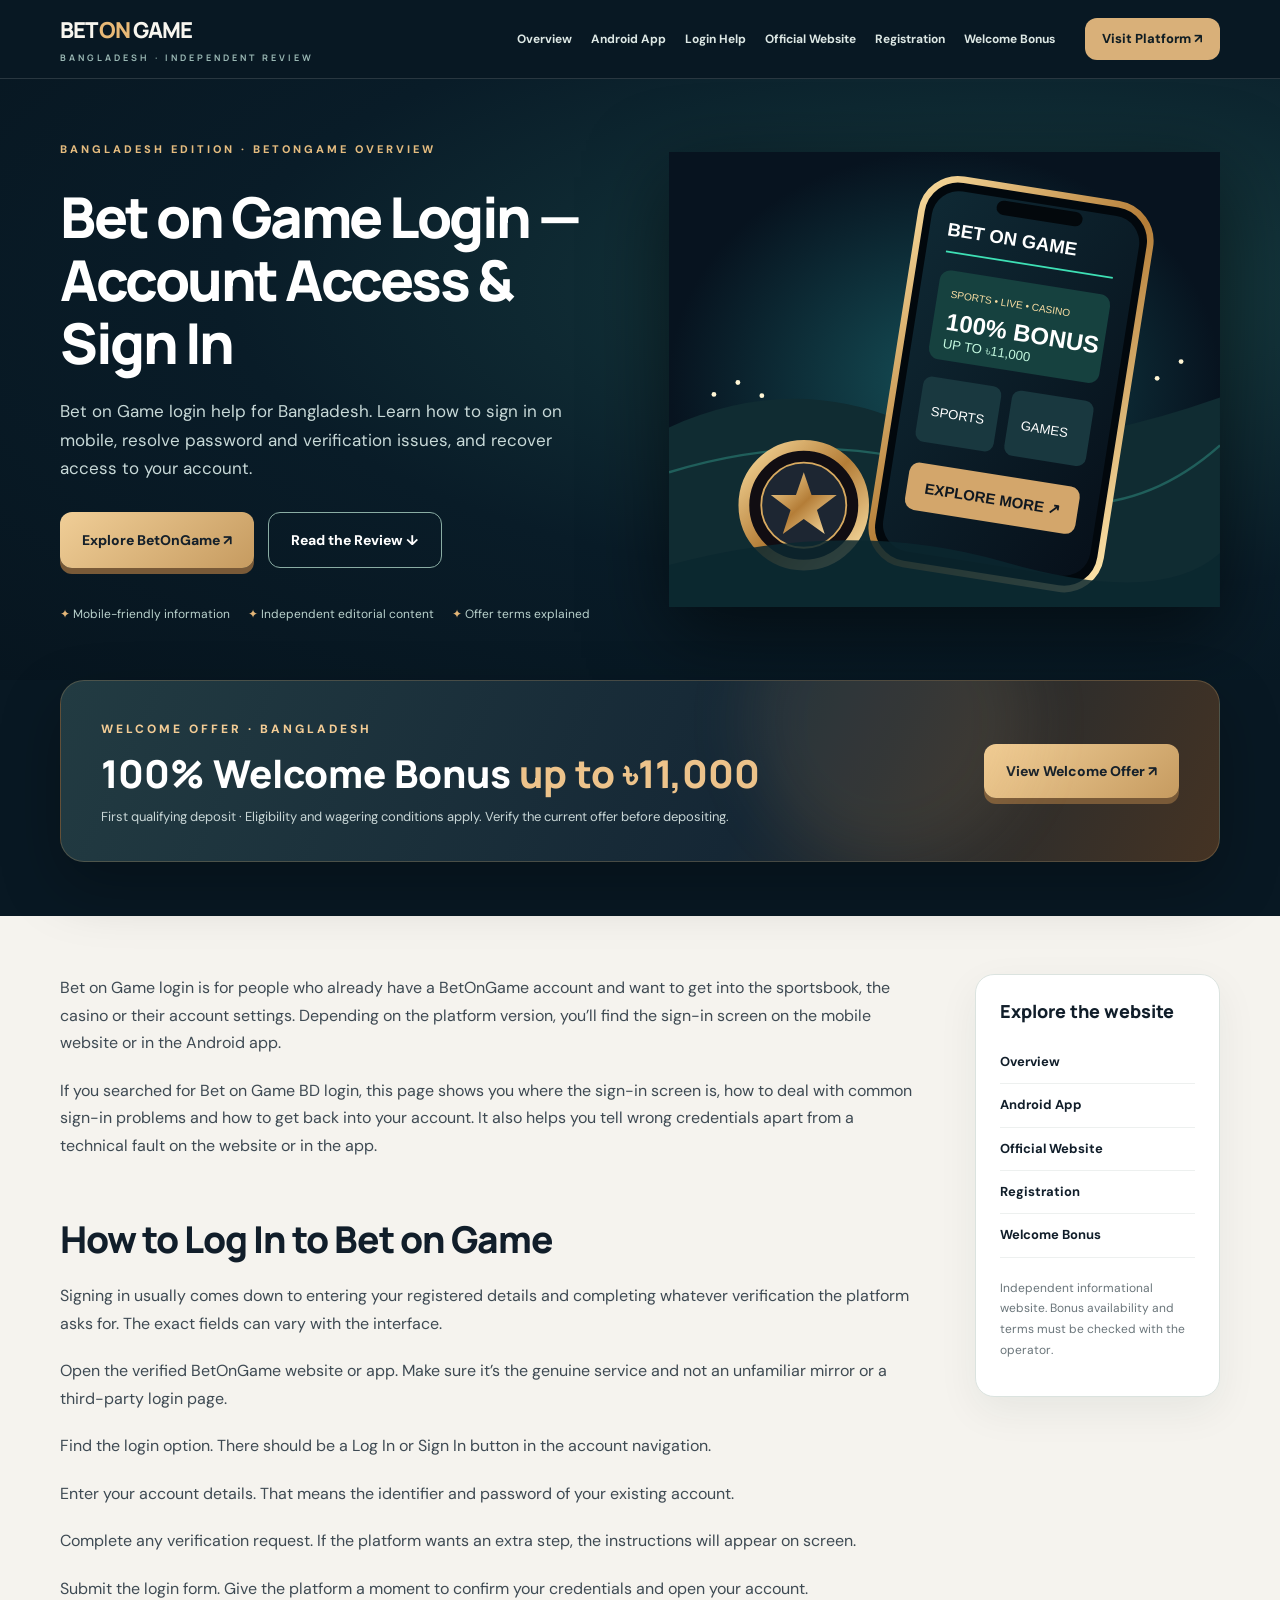
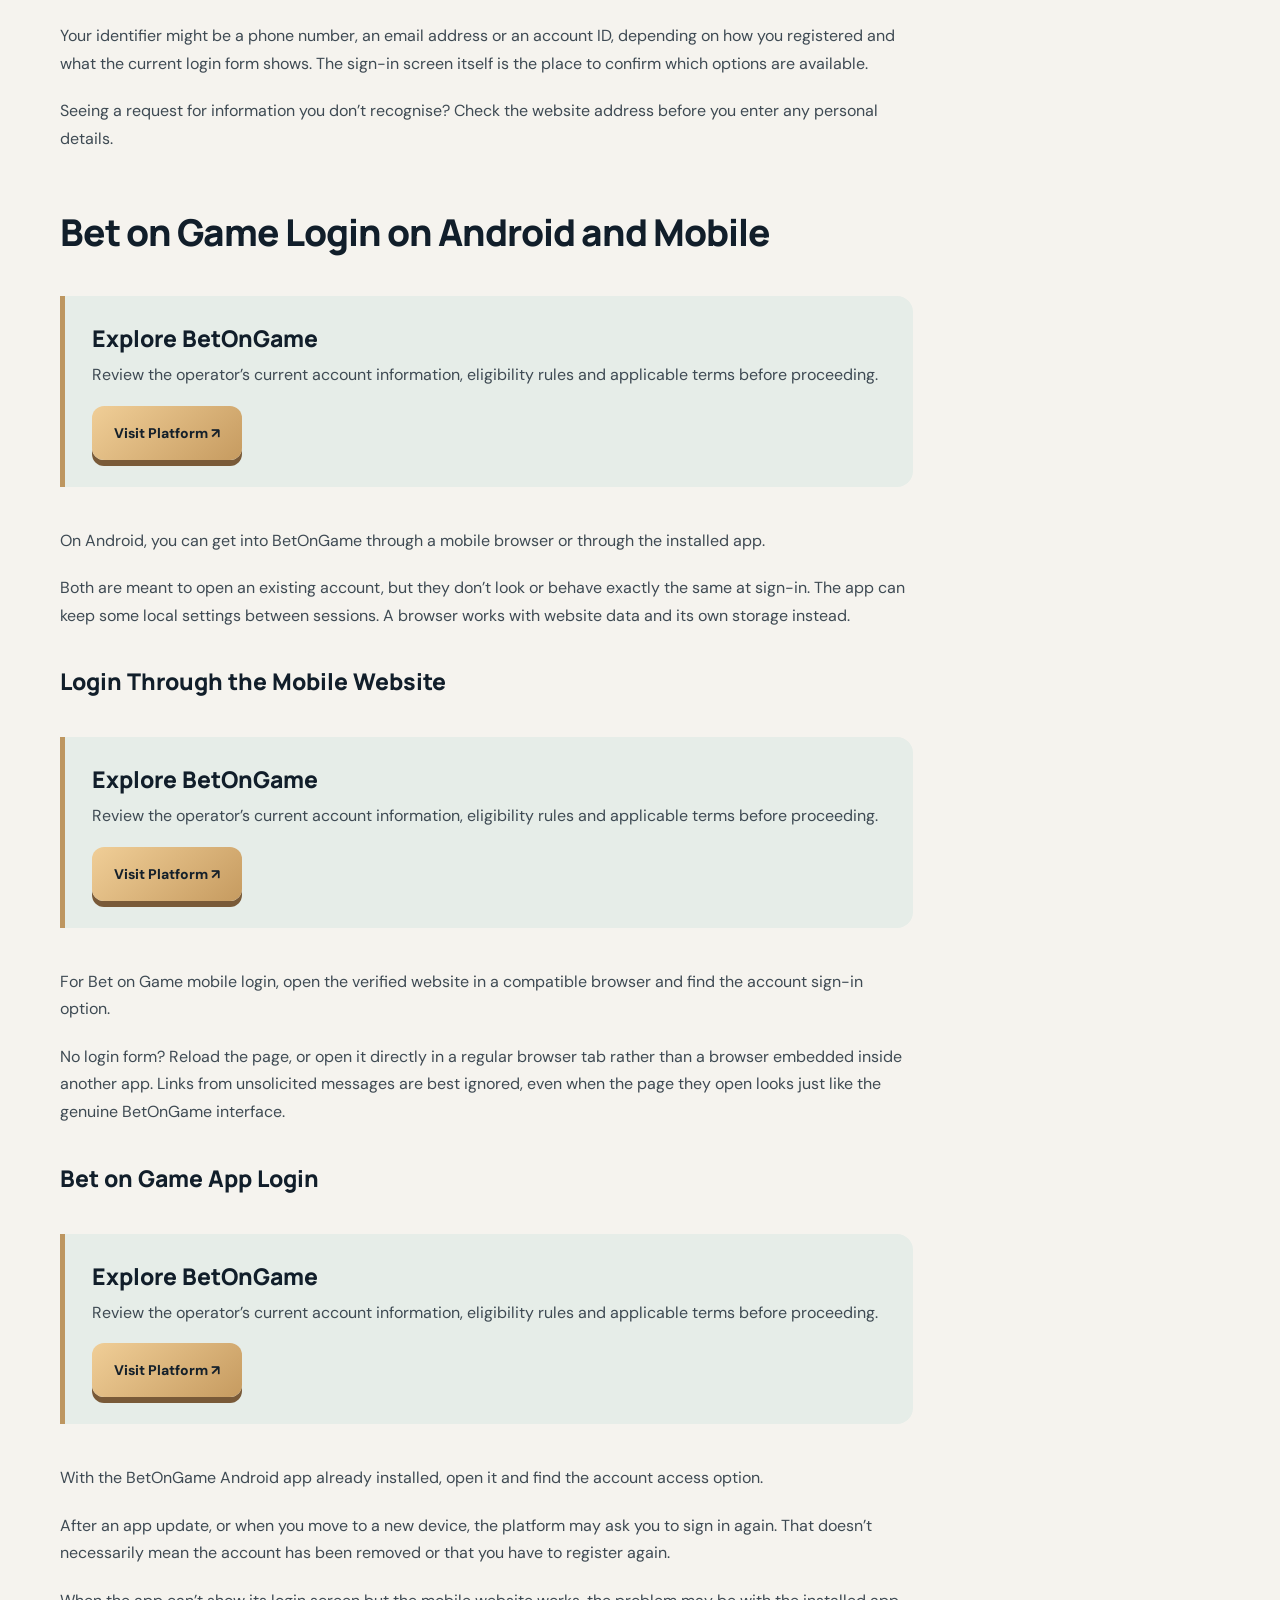
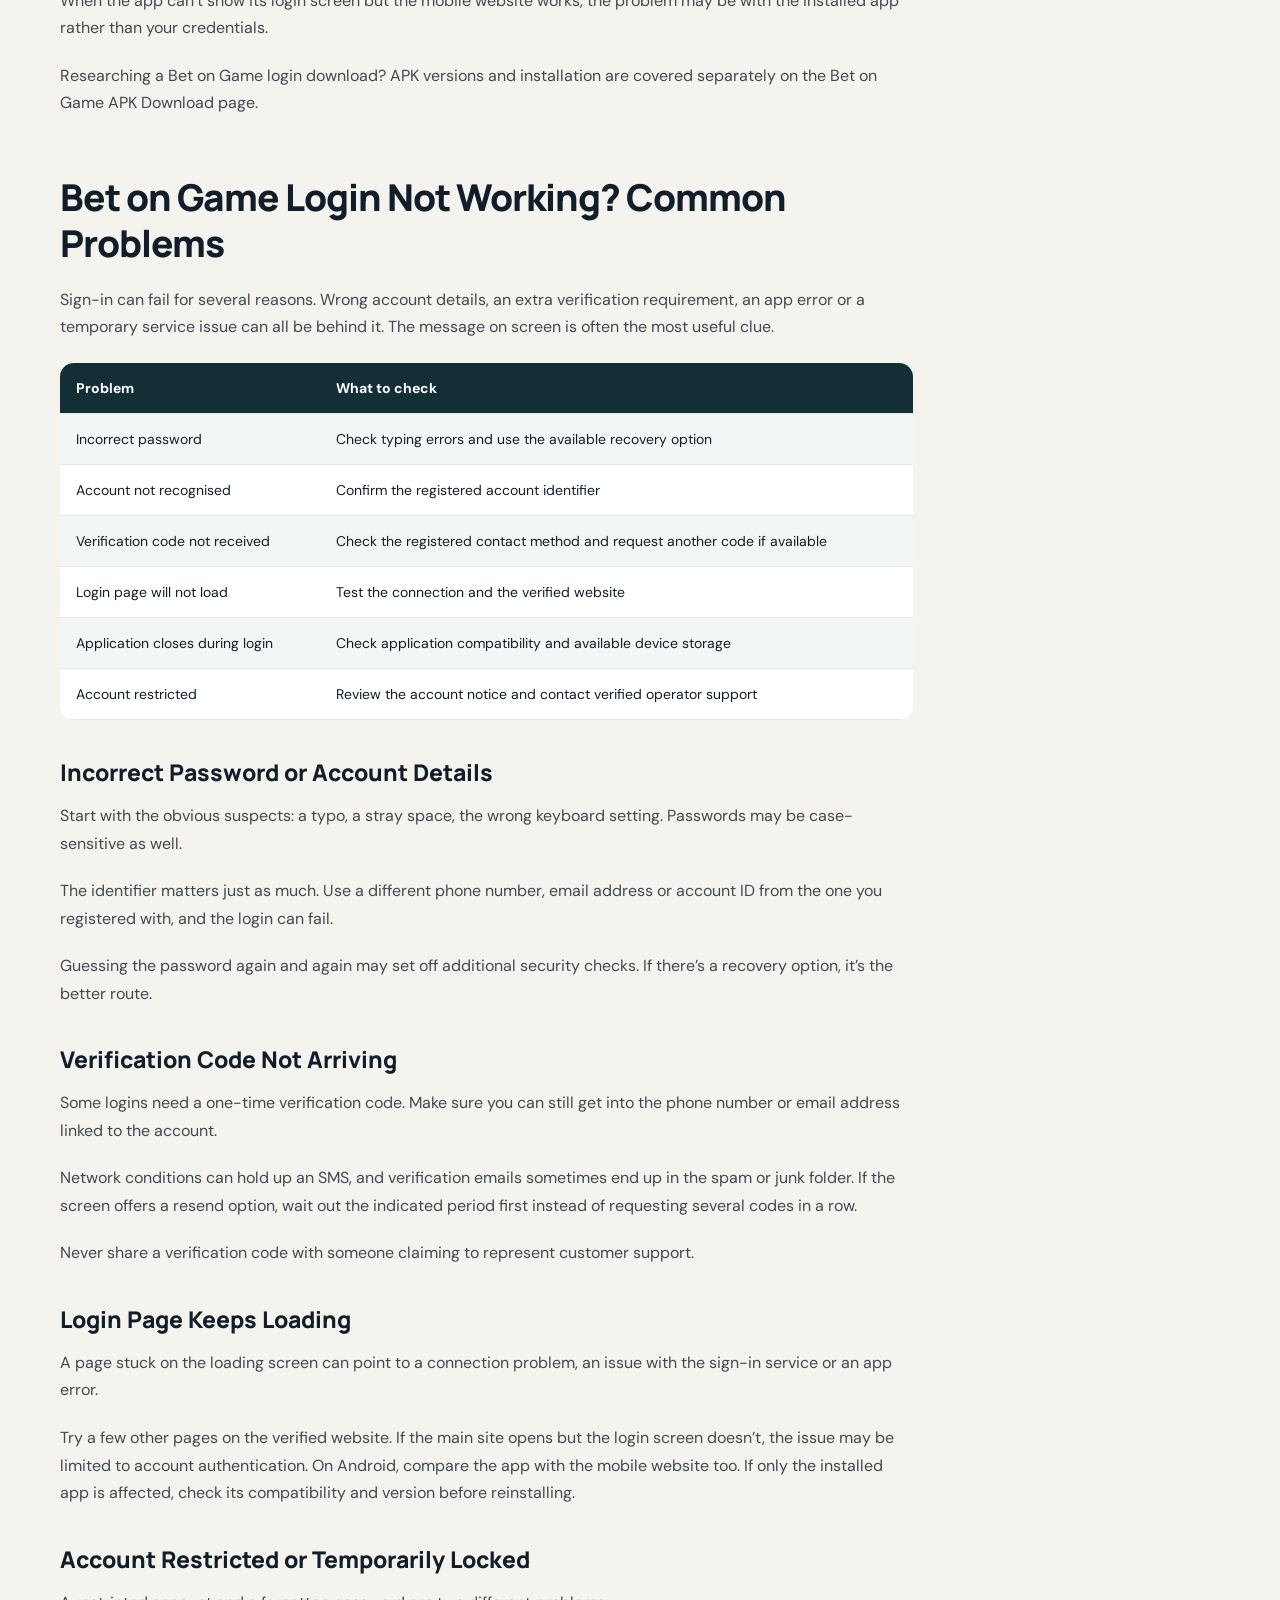
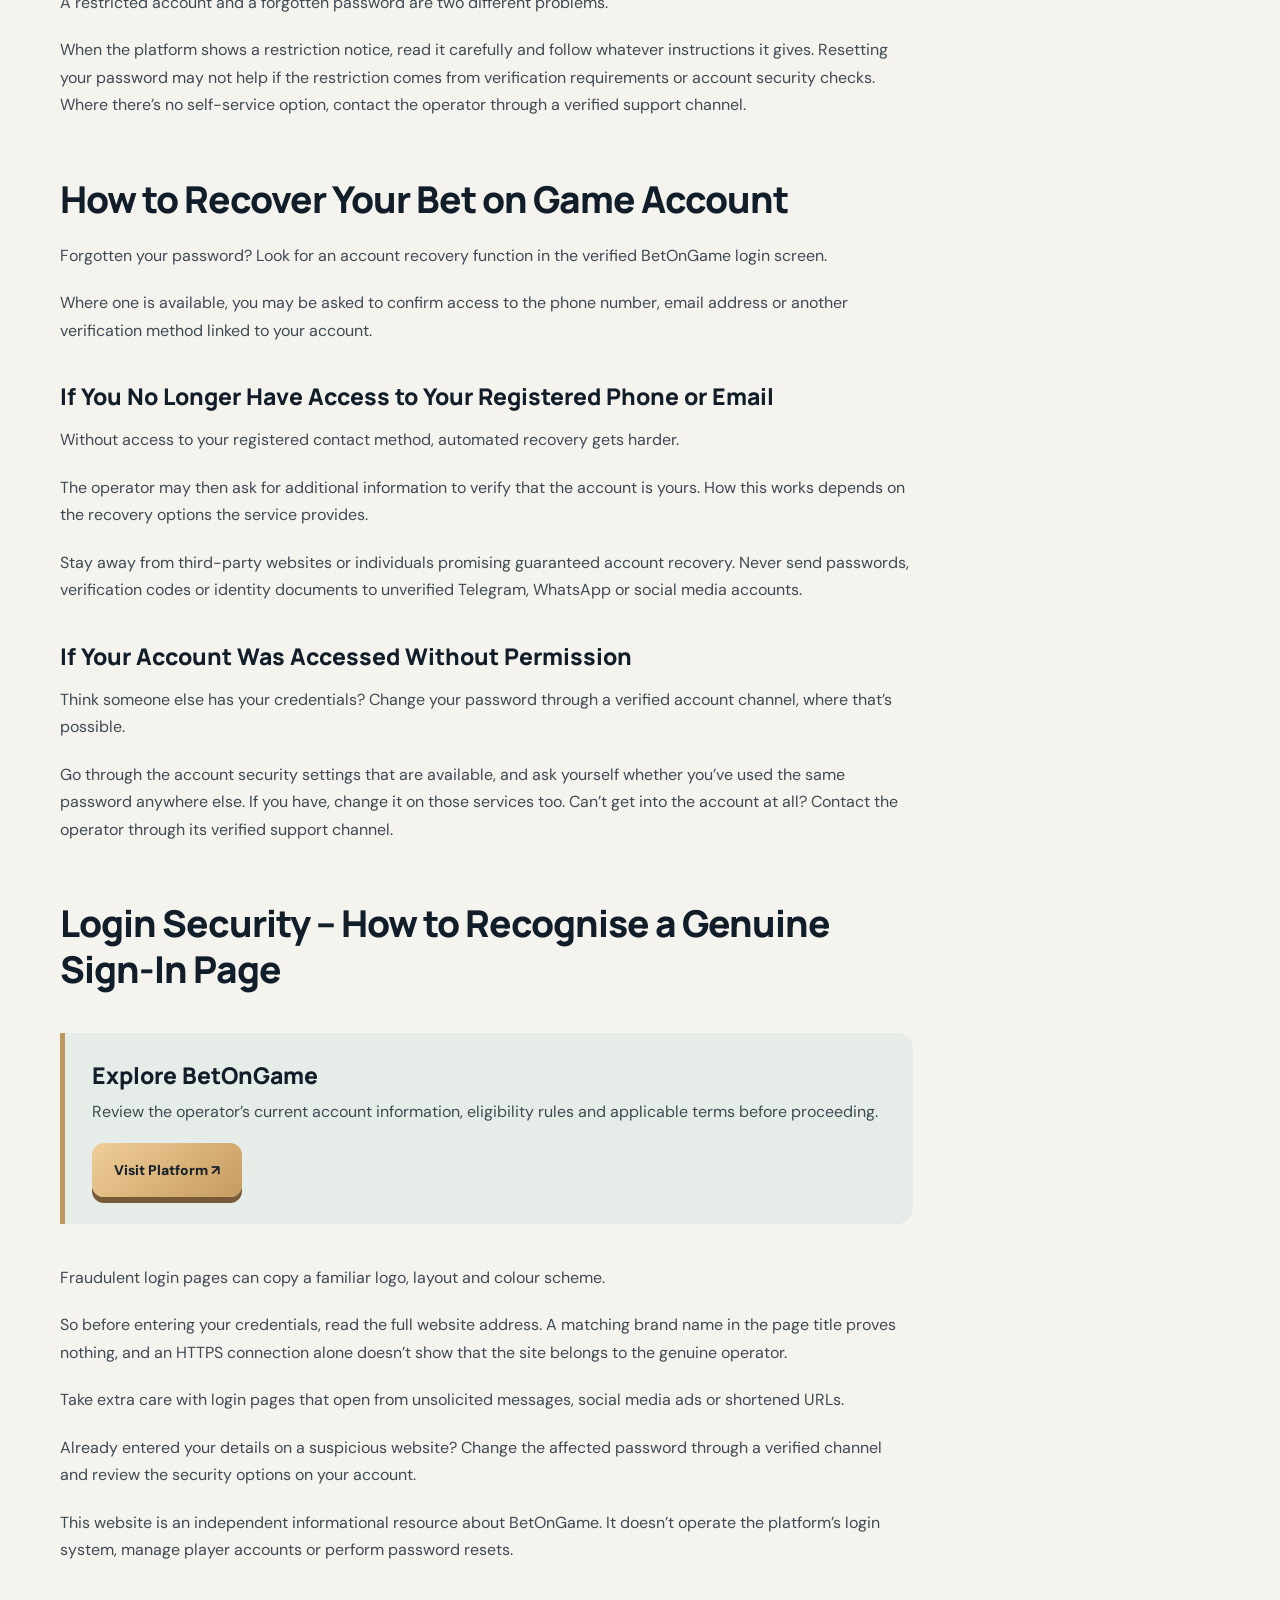
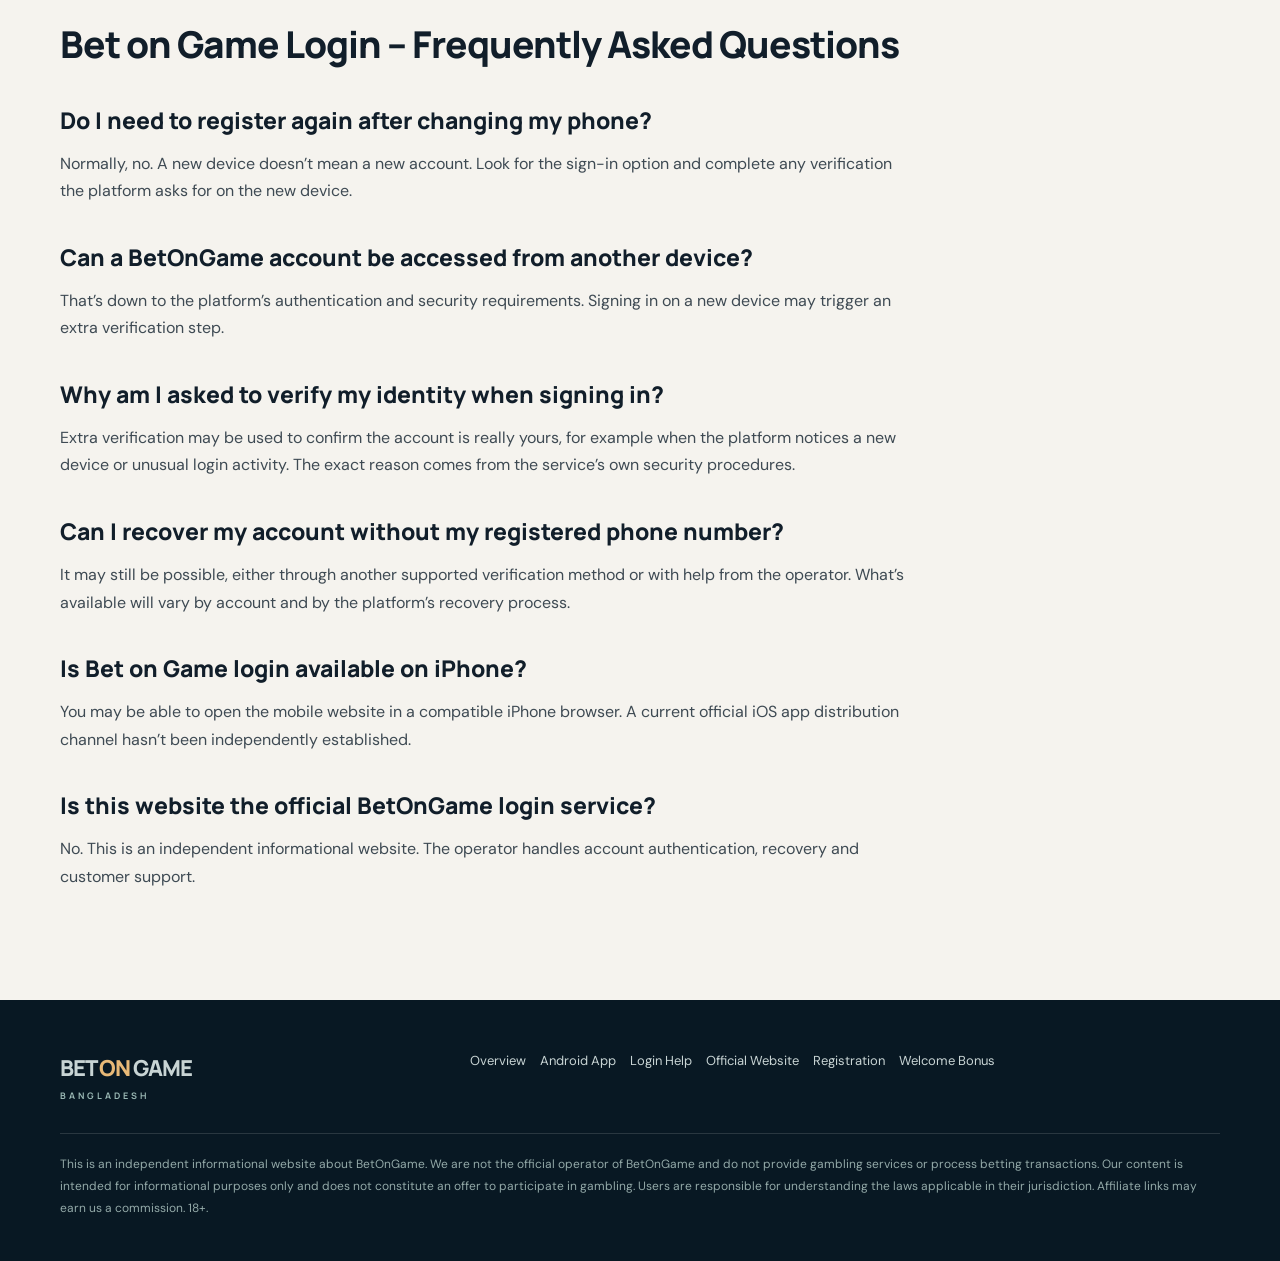
<file: login/index.html>
<!doctype html><html lang="en-BD"><head><meta charset="utf-8"><meta name="viewport" content="width=device-width,initial-scale=1"><meta name="google-site-verification" content="siilmK4tRM9n1BeCI0MaDeTafRbGmWa1cHESe1R_l9M"><title>Bet on Game Login – Sign In &amp; Account Help Bangladesh</title><meta name="description" content="Bet on Game login help for Bangladesh. Learn how to sign in on mobile, resolve password and verification issues, and recover access to your account."><link rel="canonical" href="https://bet-on-game-bangladesh.com/login/"><meta property="og:type" content="website"><meta property="og:title" content="Bet on Game Login – Sign In &amp; Account Help Bangladesh"><meta property="og:description" content="Bet on Game login help for Bangladesh. Learn how to sign in on mobile, resolve password and verification issues, and recover access to your account."><meta property="og:url" content="https://bet-on-game-bangladesh.com/login/"><meta property="og:image" content="https://bet-on-game-bangladesh.com/assets/hero.svg"><link rel="icon" type="image/svg+xml" href="/favicon.svg"><link rel="stylesheet" href="/assets/style.css"><script defer src="/assets/site.js"></script><script type="application/ld+json">{"@context": "https://schema.org", "@type": "WebPage", "name": "Bet on Game Login – Sign In & Account Help Bangladesh", "url": "https://bet-on-game-bangladesh.com/login/", "description": "Bet on Game login help for Bangladesh. Learn how to sign in on mobile, resolve password and verification issues, and recover access to your account.", "isPartOf": {"@type": "WebSite", "name": "Bet on Game Bangladesh", "url": "https://bet-on-game-bangladesh.com"}}</script></head><body><a class="skip" href="#main">Skip to content</a><header class="site-header"><div class="container head"><a class="logo" href="/">BET <i>ON</i> GAME<small>BANGLADESH · INDEPENDENT REVIEW</small></a><nav class="nav" aria-label="Main navigation"><a href="/" class="nav-link">Overview</a><a href="/app-download/" class="nav-link">Android App</a><a href="/login/" class="nav-link">Login Help</a><a href="/official-website/" class="nav-link">Official Website</a><a href="/registration/" class="nav-link">Registration</a><a href="/bonus-promo-code/" class="nav-link">Welcome Bonus</a></nav><a class="head-cta" href="/go/" rel="nofollow sponsored">Visit Platform ↗</a><button class="menu" aria-label="Toggle menu" aria-expanded="false">☰</button></div></header><section class="hero"><div class="container hero-inner"><div><span class="eyebrow">Bangladesh edition · BetOnGame overview</span><h1>Bet on Game Login — Account Access &amp; Sign In</h1><p>Bet on Game login help for Bangladesh. Learn how to sign in on mobile, resolve password and verification issues, and recover access to your account.</p><div class="hero-actions"><a class="btn" href="/go/" rel="nofollow sponsored">Explore BetOnGame ↗</a><a class="btn btn-secondary" href="#main">Read the Review ↓</a></div><div class="trust"><span>Mobile-friendly information</span><span>Independent editorial content</span><span>Offer terms explained</span></div></div><div class="hero-art"><img src="/assets/hero.svg" alt="BetOnGame mobile interface illustrated with football stadium and gaming details" width="920" height="760"></div></div></section><section class="bonus-wrap"><div class="container"><div class="bonus"><div><span class="bonus-label">WELCOME OFFER · BANGLADESH</span><strong>100% Welcome Bonus <span style="color:#edc38b">up to ৳11,000</span></strong><p>First qualifying deposit · Eligibility and wagering conditions apply. Verify the current offer before depositing.</p></div><a class="btn" href="/go/" rel="nofollow sponsored">View Welcome Offer ↗</a></div></div></section><main class="container content-shell" id="main"><article class="article"><p>Bet on Game login is for people who already have a BetOnGame account and want to get into the sportsbook, the casino or their account settings. Depending on the platform version, you’ll find the sign-in screen on the mobile website or in the Android app.</p>
<p>If you searched for Bet on Game BD login, this page shows you where the sign-in screen is, how to deal with common sign-in problems and how to get back into your account. It also helps you tell wrong credentials apart from a technical fault on the website or in the app.</p>
<h2 id="how-to-log-in-to-bet-on-game">How to Log In to Bet on Game</h2>
<p>Signing in usually comes down to entering your registered details and completing whatever verification the platform asks for. The exact fields can vary with the interface.</p>
<p>Open the verified BetOnGame website or app. Make sure it’s the genuine service and not an unfamiliar mirror or a third-party login page.</p>
<p>Find the login option. There should be a Log In or Sign In button in the account navigation.</p>
<p>Enter your account details. That means the identifier and password of your existing account.</p>
<p>Complete any verification request. If the platform wants an extra step, the instructions will appear on screen.</p>
<p>Submit the login form. Give the platform a moment to confirm your credentials and open your account.</p>
<p>Your identifier might be a phone number, an email address or an account ID, depending on how you registered and what the current login form shows. The sign-in screen itself is the place to confirm which options are available.</p>
<p>Seeing a request for information you don’t recognise? Check the website address before you enter any personal details.</p>
<h2 id="bet-on-game-login-on-android-and-mobile">Bet on Game Login on Android and Mobile</h2>
<div class="inline-cta"><h3>Explore BetOnGame</h3><p>Review the operator’s current account information, eligibility rules and applicable terms before proceeding.</p><a class="btn" href="/go/" rel="nofollow sponsored">Visit Platform ↗</a></div>
<p>On Android, you can get into BetOnGame through a mobile browser or through the installed app.</p>
<p>Both are meant to open an existing account, but they don’t look or behave exactly the same at sign-in. The app can keep some local settings between sessions. A browser works with website data and its own storage instead.</p>
<h3 id="login-through-the-mobile-website">Login Through the Mobile Website</h3>
<div class="inline-cta"><h3>Explore BetOnGame</h3><p>Review the operator’s current account information, eligibility rules and applicable terms before proceeding.</p><a class="btn" href="/go/" rel="nofollow sponsored">Visit Platform ↗</a></div>
<p>For Bet on Game mobile login, open the verified website in a compatible browser and find the account sign-in option.</p>
<p>No login form? Reload the page, or open it directly in a regular browser tab rather than a browser embedded inside another app. Links from unsolicited messages are best ignored, even when the page they open looks just like the genuine BetOnGame interface.</p>
<h3 id="bet-on-game-app-login">Bet on Game App Login</h3>
<div class="inline-cta"><h3>Explore BetOnGame</h3><p>Review the operator’s current account information, eligibility rules and applicable terms before proceeding.</p><a class="btn" href="/go/" rel="nofollow sponsored">Visit Platform ↗</a></div>
<p>With the BetOnGame Android app already installed, open it and find the account access option.</p>
<p>After an app update, or when you move to a new device, the platform may ask you to sign in again. That doesn’t necessarily mean the account has been removed or that you have to register again.</p>
<p>When the app can’t show its login screen but the mobile website works, the problem may be with the installed app rather than your credentials.</p>
<p>Researching a Bet on Game login download? APK versions and installation are covered separately on the Bet on Game APK Download page.</p>
<h2 id="bet-on-game-login-not-working-common-problems">Bet on Game Login Not Working? Common Problems</h2>
<p>Sign-in can fail for several reasons. Wrong account details, an extra verification requirement, an app error or a temporary service issue can all be behind it. The message on screen is often the most useful clue.</p>
<div class="table-scroll"><table><tr><th>Problem</th><th>What to check</th></tr><tr><td>Incorrect password</td><td>Check typing errors and use the available recovery option</td></tr><tr><td>Account not recognised</td><td>Confirm the registered account identifier</td></tr><tr><td>Verification code not received</td><td>Check the registered contact method and request another code if available</td></tr><tr><td>Login page will not load</td><td>Test the connection and the verified website</td></tr><tr><td>Application closes during login</td><td>Check application compatibility and available device storage</td></tr><tr><td>Account restricted</td><td>Review the account notice and contact verified operator support</td></tr></table></div>
<h3 id="incorrect-password-or-account-details">Incorrect Password or Account Details</h3>
<p>Start with the obvious suspects: a typo, a stray space, the wrong keyboard setting. Passwords may be case-sensitive as well.</p>
<p>The identifier matters just as much. Use a different phone number, email address or account ID from the one you registered with, and the login can fail.</p>
<p>Guessing the password again and again may set off additional security checks. If there’s a recovery option, it’s the better route.</p>
<h3 id="verification-code-not-arriving">Verification Code Not Arriving</h3>
<p>Some logins need a one-time verification code. Make sure you can still get into the phone number or email address linked to the account.</p>
<p>Network conditions can hold up an SMS, and verification emails sometimes end up in the spam or junk folder. If the screen offers a resend option, wait out the indicated period first instead of requesting several codes in a row.</p>
<p>Never share a verification code with someone claiming to represent customer support.</p>
<h3 id="login-page-keeps-loading">Login Page Keeps Loading</h3>
<p>A page stuck on the loading screen can point to a connection problem, an issue with the sign-in service or an app error.</p>
<p>Try a few other pages on the verified website. If the main site opens but the login screen doesn’t, the issue may be limited to account authentication. On Android, compare the app with the mobile website too. If only the installed app is affected, check its compatibility and version before reinstalling.</p>
<h3 id="account-restricted-or-temporarily-locked">Account Restricted or Temporarily Locked</h3>
<p>A restricted account and a forgotten password are two different problems.</p>
<p>When the platform shows a restriction notice, read it carefully and follow whatever instructions it gives. Resetting your password may not help if the restriction comes from verification requirements or account security checks. Where there’s no self-service option, contact the operator through a verified support channel.</p>
<h2 id="how-to-recover-your-bet-on-game-account">How to Recover Your Bet on Game Account</h2>
<p>Forgotten your password? Look for an account recovery function in the verified BetOnGame login screen.</p>
<p>Where one is available, you may be asked to confirm access to the phone number, email address or another verification method linked to your account.</p>
<h3 id="if-you-no-longer-have-access-to-your-registered-phone-o">If You No Longer Have Access to Your Registered Phone or Email</h3>
<p>Without access to your registered contact method, automated recovery gets harder.</p>
<p>The operator may then ask for additional information to verify that the account is yours. How this works depends on the recovery options the service provides.</p>
<p>Stay away from third-party websites or individuals promising guaranteed account recovery. Never send passwords, verification codes or identity documents to unverified Telegram, WhatsApp or social media accounts.</p>
<h3 id="if-your-account-was-accessed-without-permission">If Your Account Was Accessed Without Permission</h3>
<p>Think someone else has your credentials? Change your password through a verified account channel, where that’s possible.</p>
<p>Go through the account security settings that are available, and ask yourself whether you’ve used the same password anywhere else. If you have, change it on those services too. Can’t get into the account at all? Contact the operator through its verified support channel.</p>
<h2 id="login-security-how-to-recognise-a-genuine-sign-in-page">Login Security – How to Recognise a Genuine Sign-In Page</h2>
<div class="inline-cta"><h3>Explore BetOnGame</h3><p>Review the operator’s current account information, eligibility rules and applicable terms before proceeding.</p><a class="btn" href="/go/" rel="nofollow sponsored">Visit Platform ↗</a></div>
<p>Fraudulent login pages can copy a familiar logo, layout and colour scheme.</p>
<p>So before entering your credentials, read the full website address. A matching brand name in the page title proves nothing, and an HTTPS connection alone doesn’t show that the site belongs to the genuine operator.</p>
<p>Take extra care with login pages that open from unsolicited messages, social media ads or shortened URLs.</p>
<p>Already entered your details on a suspicious website? Change the affected password through a verified channel and review the security options on your account.</p>
<p>This website is an independent informational resource about BetOnGame. It doesn’t operate the platform’s login system, manage player accounts or perform password resets.</p>
<h2 id="bet-on-game-login-frequently-asked-questions">Bet on Game Login – Frequently Asked Questions</h2>
<h3 id="do-i-need-to-register-again-after-changing-my-phone">Do I need to register again after changing my phone?</h3>
<p>Normally, no. A new device doesn’t mean a new account. Look for the sign-in option and complete any verification the platform asks for on the new device.</p>
<h3 id="can-a-betongame-account-be-accessed-from-another-device">Can a BetOnGame account be accessed from another device?</h3>
<p>That’s down to the platform’s authentication and security requirements. Signing in on a new device may trigger an extra verification step.</p>
<h3 id="why-am-i-asked-to-verify-my-identity-when-signing-in">Why am I asked to verify my identity when signing in?</h3>
<p>Extra verification may be used to confirm the account is really yours, for example when the platform notices a new device or unusual login activity. The exact reason comes from the service’s own security procedures.</p>
<h3 id="can-i-recover-my-account-without-my-registered-phone-nu">Can I recover my account without my registered phone number?</h3>
<p>It may still be possible, either through another supported verification method or with help from the operator. What’s available will vary by account and by the platform’s recovery process.</p>
<h3 id="is-bet-on-game-login-available-on-iphone">Is Bet on Game login available on iPhone?</h3>
<p>You may be able to open the mobile website in a compatible iPhone browser. A current official iOS app distribution channel hasn’t been independently established.</p>
<h3 id="is-this-website-the-official-betongame-login-service">Is this website the official BetOnGame login service?</h3>
<p>No. This is an independent informational website. The operator handles account authentication, recovery and customer support.</p></article><aside class="side"><div class="side-card"><h3>Explore the website</h3><a href="/">Overview</a><a href="/app-download/">Android App</a><a href="/official-website/">Official Website</a><a href="/registration/">Registration</a><a href="/bonus-promo-code/">Welcome Bonus</a><p class="side-note">Independent informational website. Bonus availability and terms must be checked with the operator.</p></div></aside></main><footer class="footer"><div class="container"><div class="footer-inner"><div class="logo">BET <i>ON</i> GAME<small>BANGLADESH</small></div><div class="footer-links"><a href="/">Overview</a><a href="/app-download/">Android App</a><a href="/login/">Login Help</a><a href="/official-website/">Official Website</a><a href="/registration/">Registration</a><a href="/bonus-promo-code/">Welcome Bonus</a></div></div><p class="disclaimer">This is an independent informational website about BetOnGame. We are not the official operator of BetOnGame and do not provide gambling services or process betting transactions. Our content is intended for informational purposes only and does not constitute an offer to participate in gambling. Users are responsible for understanding the laws applicable in their jurisdiction. Affiliate links may earn us a commission. 18+.</p></div></footer></body></html>
</file>
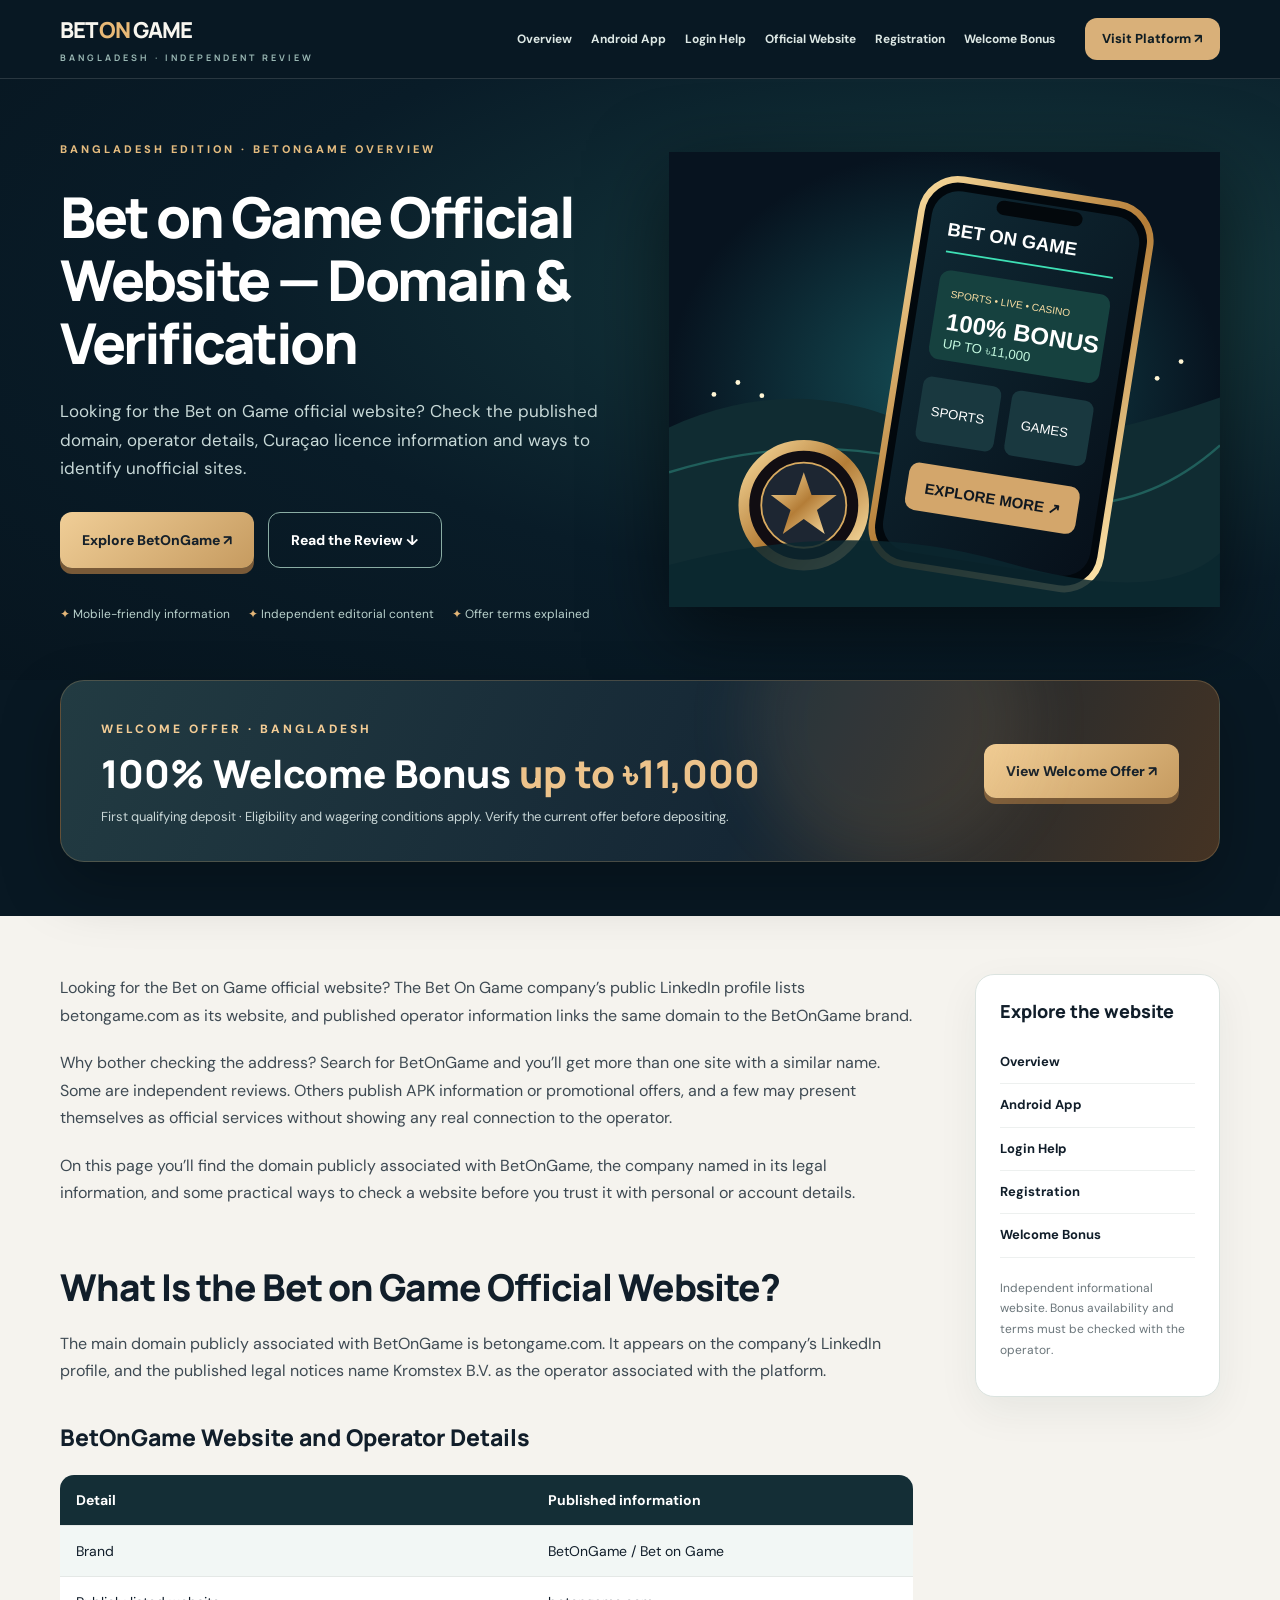
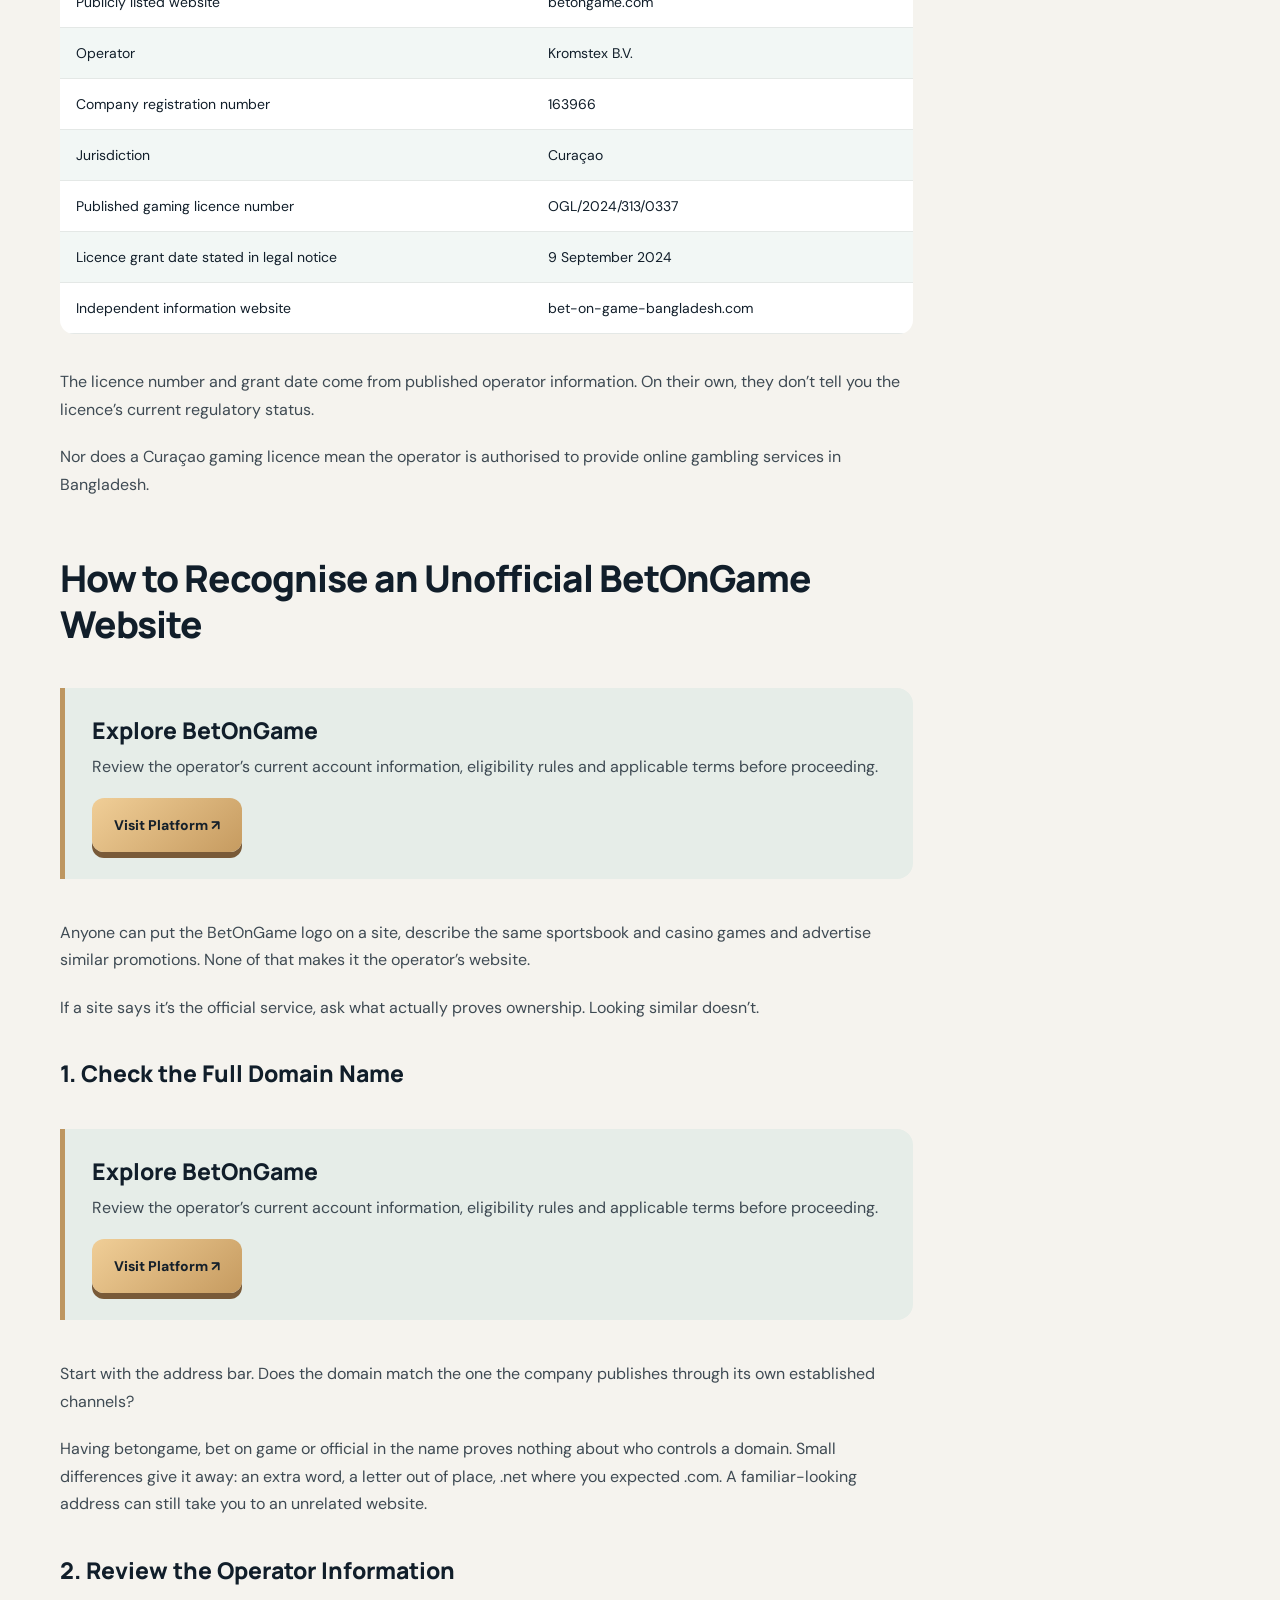
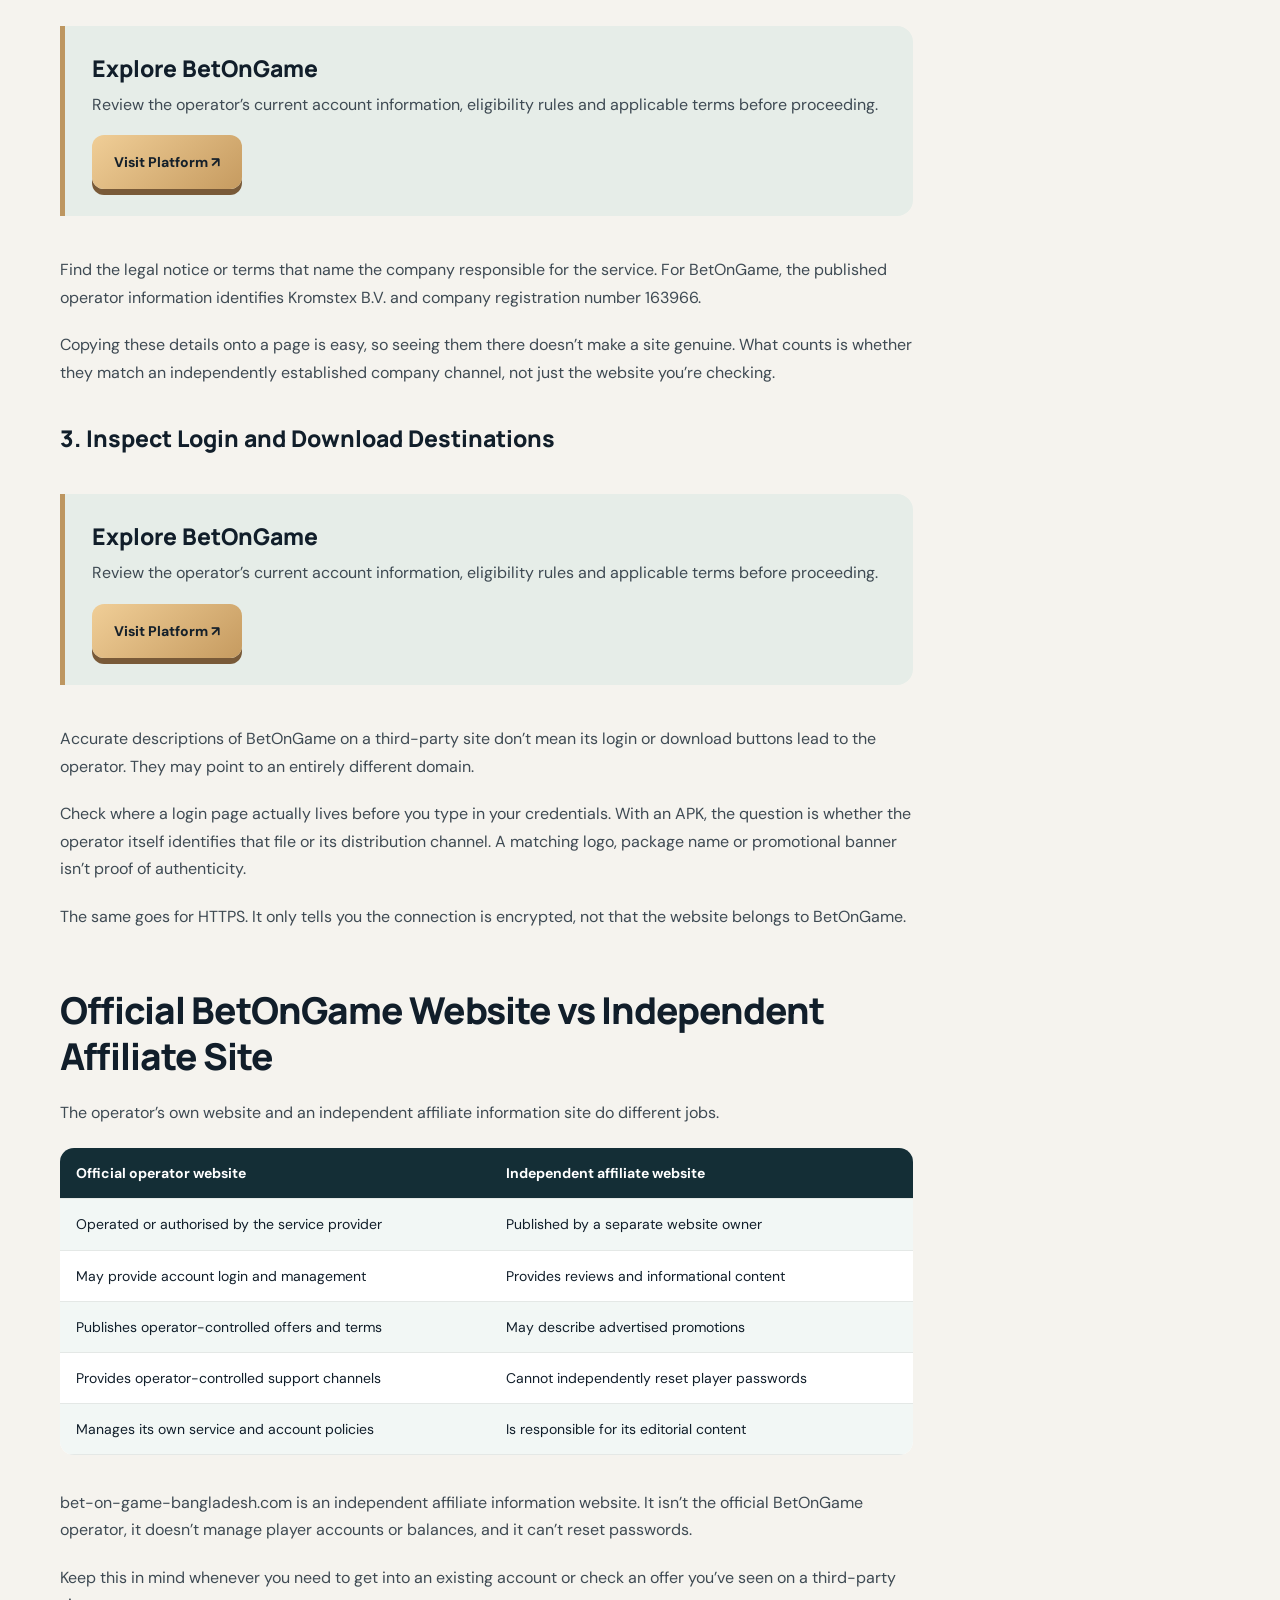
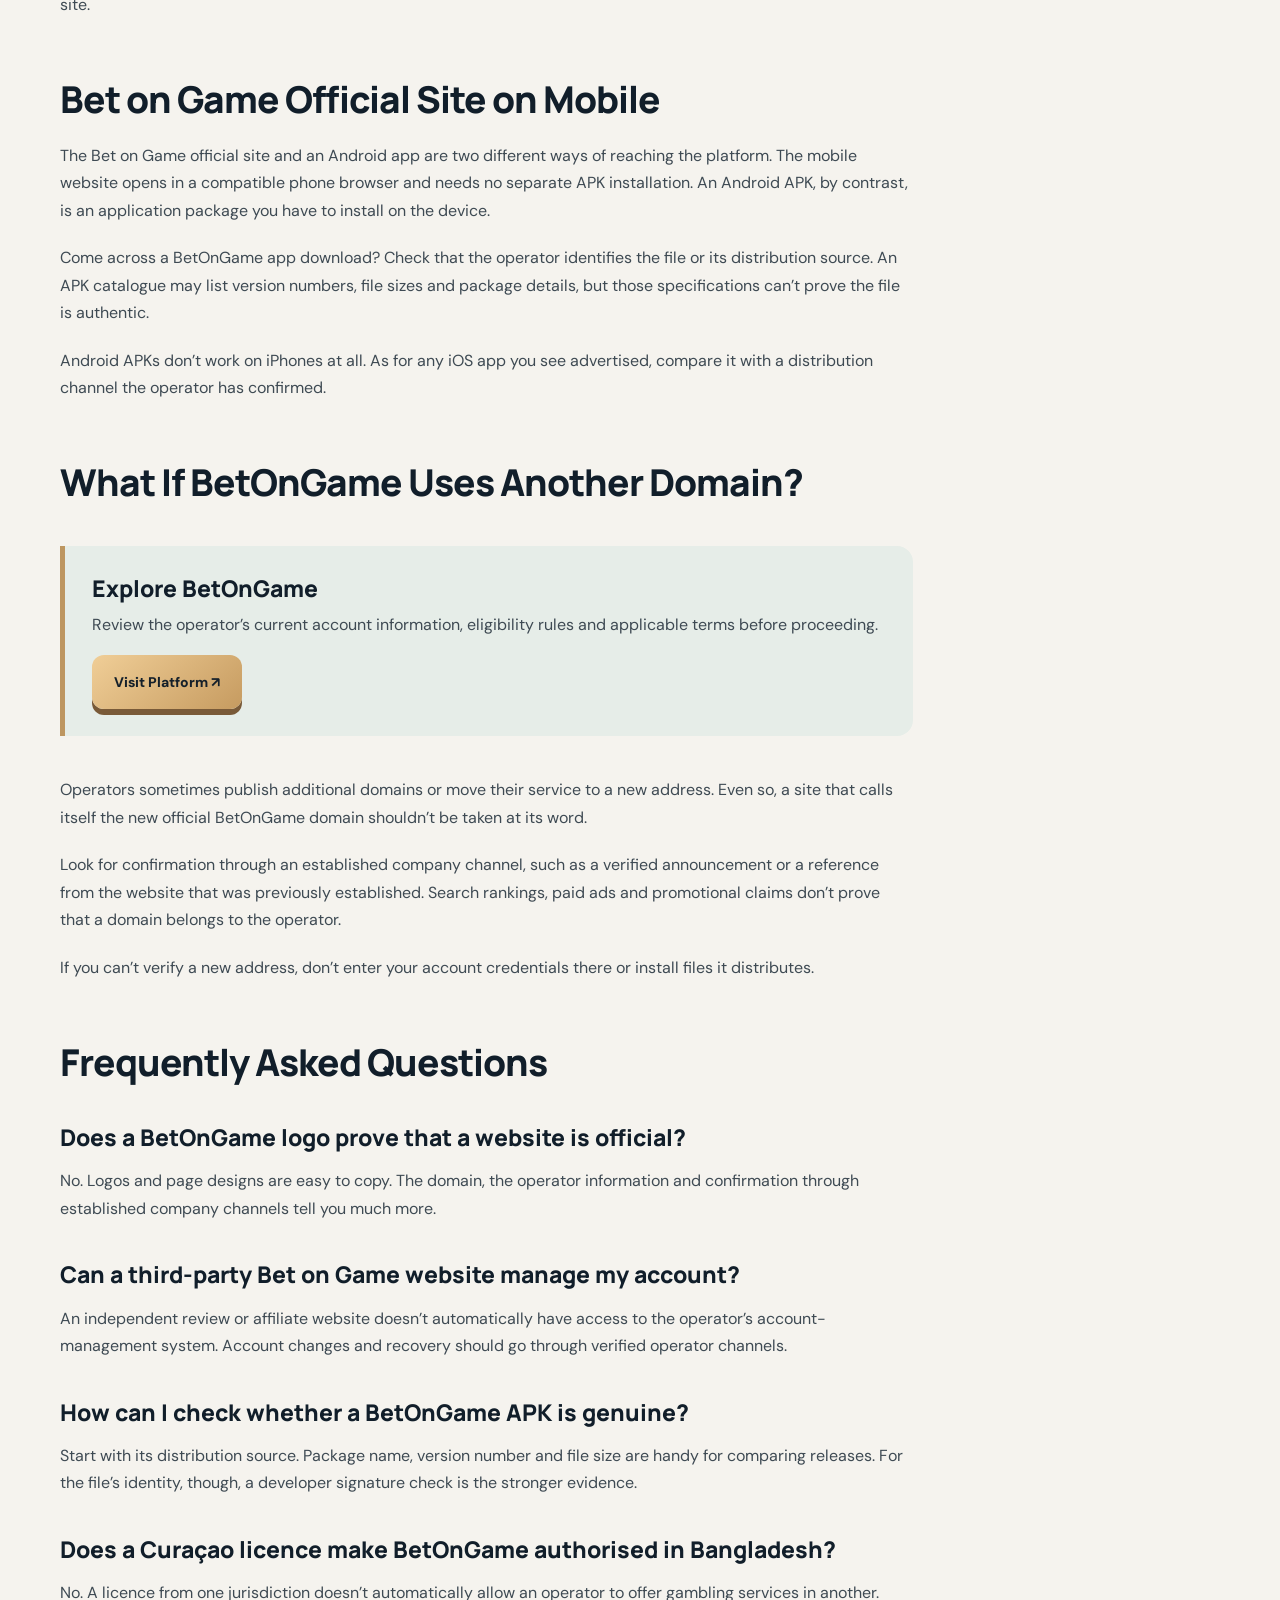
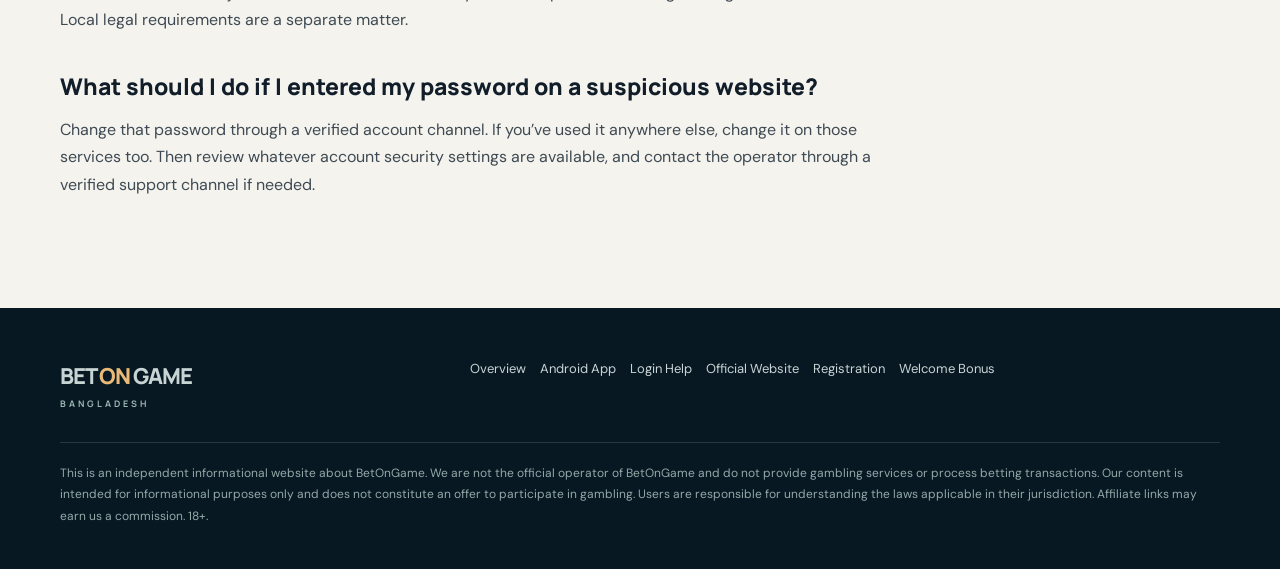
<file: official-website/index.html>
<!doctype html><html lang="en-BD"><head><meta charset="utf-8"><meta name="viewport" content="width=device-width,initial-scale=1"><meta name="google-site-verification" content="siilmK4tRM9n1BeCI0MaDeTafRbGmWa1cHESe1R_l9M"><title>Bet on Game Official Website – Domain &amp; Site Verification</title><meta name="description" content="Looking for the Bet on Game official website? Check the published domain, operator details, Curaçao licence information and ways to identify unofficial sites."><link rel="canonical" href="https://bet-on-game-bangladesh.com/official-website/"><meta property="og:type" content="website"><meta property="og:title" content="Bet on Game Official Website – Domain &amp; Site Verification"><meta property="og:description" content="Looking for the Bet on Game official website? Check the published domain, operator details, Curaçao licence information and ways to identify unofficial sites."><meta property="og:url" content="https://bet-on-game-bangladesh.com/official-website/"><meta property="og:image" content="https://bet-on-game-bangladesh.com/assets/hero.svg"><link rel="icon" type="image/svg+xml" href="/favicon.svg"><link rel="stylesheet" href="/assets/style.css"><script defer src="/assets/site.js"></script><script type="application/ld+json">{"@context": "https://schema.org", "@type": "WebPage", "name": "Bet on Game Official Website – Domain & Site Verification", "url": "https://bet-on-game-bangladesh.com/official-website/", "description": "Looking for the Bet on Game official website? Check the published domain, operator details, Curaçao licence information and ways to identify unofficial sites.", "isPartOf": {"@type": "WebSite", "name": "Bet on Game Bangladesh", "url": "https://bet-on-game-bangladesh.com"}}</script></head><body><a class="skip" href="#main">Skip to content</a><header class="site-header"><div class="container head"><a class="logo" href="/">BET <i>ON</i> GAME<small>BANGLADESH · INDEPENDENT REVIEW</small></a><nav class="nav" aria-label="Main navigation"><a href="/" class="nav-link">Overview</a><a href="/app-download/" class="nav-link">Android App</a><a href="/login/" class="nav-link">Login Help</a><a href="/official-website/" class="nav-link">Official Website</a><a href="/registration/" class="nav-link">Registration</a><a href="/bonus-promo-code/" class="nav-link">Welcome Bonus</a></nav><a class="head-cta" href="/go/" rel="nofollow sponsored">Visit Platform ↗</a><button class="menu" aria-label="Toggle menu" aria-expanded="false">☰</button></div></header><section class="hero"><div class="container hero-inner"><div><span class="eyebrow">Bangladesh edition · BetOnGame overview</span><h1>Bet on Game Official Website — Domain &amp; Verification</h1><p>Looking for the Bet on Game official website? Check the published domain, operator details, Curaçao licence information and ways to identify unofficial sites.</p><div class="hero-actions"><a class="btn" href="/go/" rel="nofollow sponsored">Explore BetOnGame ↗</a><a class="btn btn-secondary" href="#main">Read the Review ↓</a></div><div class="trust"><span>Mobile-friendly information</span><span>Independent editorial content</span><span>Offer terms explained</span></div></div><div class="hero-art"><img src="/assets/hero.svg" alt="BetOnGame mobile interface illustrated with football stadium and gaming details" width="920" height="760"></div></div></section><section class="bonus-wrap"><div class="container"><div class="bonus"><div><span class="bonus-label">WELCOME OFFER · BANGLADESH</span><strong>100% Welcome Bonus <span style="color:#edc38b">up to ৳11,000</span></strong><p>First qualifying deposit · Eligibility and wagering conditions apply. Verify the current offer before depositing.</p></div><a class="btn" href="/go/" rel="nofollow sponsored">View Welcome Offer ↗</a></div></div></section><main class="container content-shell" id="main"><article class="article"><p>Looking for the Bet on Game official website? The Bet On Game company’s public LinkedIn profile lists betongame.com as its website, and published operator information links the same domain to the BetOnGame brand.</p>
<p>Why bother checking the address? Search for BetOnGame and you’ll get more than one site with a similar name. Some are independent reviews. Others publish APK information or promotional offers, and a few may present themselves as official services without showing any real connection to the operator.</p>
<p>On this page you’ll find the domain publicly associated with BetOnGame, the company named in its legal information, and some practical ways to check a website before you trust it with personal or account details.</p>
<h2 id="what-is-the-bet-on-game-official-website">What Is the Bet on Game Official Website?</h2>
<p>The main domain publicly associated with BetOnGame is betongame.com. It appears on the company’s LinkedIn profile, and the published legal notices name Kromstex B.V. as the operator associated with the platform.</p>
<h3 id="betongame-website-and-operator-details">BetOnGame Website and Operator Details</h3>
<div class="table-scroll"><table><tr><th>Detail</th><th>Published information</th></tr><tr><td>Brand</td><td>BetOnGame / Bet on Game</td></tr><tr><td>Publicly listed website</td><td>betongame.com</td></tr><tr><td>Operator</td><td>Kromstex B.V.</td></tr><tr><td>Company registration number</td><td>163966</td></tr><tr><td>Jurisdiction</td><td>Curaçao</td></tr><tr><td>Published gaming licence number</td><td>OGL/2024/313/0337</td></tr><tr><td>Licence grant date stated in legal notice</td><td>9 September 2024</td></tr><tr><td>Independent information website</td><td>bet-on-game-bangladesh.com</td></tr></table></div>
<p>The licence number and grant date come from published operator information. On their own, they don’t tell you the licence’s current regulatory status.</p>
<p>Nor does a Curaçao gaming licence mean the operator is authorised to provide online gambling services in Bangladesh.</p>
<h2 id="how-to-recognise-an-unofficial-betongame-website">How to Recognise an Unofficial BetOnGame Website</h2>
<div class="inline-cta"><h3>Explore BetOnGame</h3><p>Review the operator’s current account information, eligibility rules and applicable terms before proceeding.</p><a class="btn" href="/go/" rel="nofollow sponsored">Visit Platform ↗</a></div>
<p>Anyone can put the BetOnGame logo on a site, describe the same sportsbook and casino games and advertise similar promotions. None of that makes it the operator’s website.</p>
<p>If a site says it’s the official service, ask what actually proves ownership. Looking similar doesn’t.</p>
<h3 id="1-check-the-full-domain-name">1. Check the Full Domain Name</h3>
<div class="inline-cta"><h3>Explore BetOnGame</h3><p>Review the operator’s current account information, eligibility rules and applicable terms before proceeding.</p><a class="btn" href="/go/" rel="nofollow sponsored">Visit Platform ↗</a></div>
<p>Start with the address bar. Does the domain match the one the company publishes through its own established channels?</p>
<p>Having betongame, bet on game or official in the name proves nothing about who controls a domain. Small differences give it away: an extra word, a letter out of place, .net where you expected .com. A familiar-looking address can still take you to an unrelated website.</p>
<h3 id="2-review-the-operator-information">2. Review the Operator Information</h3>
<div class="inline-cta"><h3>Explore BetOnGame</h3><p>Review the operator’s current account information, eligibility rules and applicable terms before proceeding.</p><a class="btn" href="/go/" rel="nofollow sponsored">Visit Platform ↗</a></div>
<p>Find the legal notice or terms that name the company responsible for the service. For BetOnGame, the published operator information identifies Kromstex B.V. and company registration number 163966.</p>
<p>Copying these details onto a page is easy, so seeing them there doesn’t make a site genuine. What counts is whether they match an independently established company channel, not just the website you’re checking.</p>
<h3 id="3-inspect-login-and-download-destinations">3. Inspect Login and Download Destinations</h3>
<div class="inline-cta"><h3>Explore BetOnGame</h3><p>Review the operator’s current account information, eligibility rules and applicable terms before proceeding.</p><a class="btn" href="/go/" rel="nofollow sponsored">Visit Platform ↗</a></div>
<p>Accurate descriptions of BetOnGame on a third-party site don’t mean its login or download buttons lead to the operator. They may point to an entirely different domain.</p>
<p>Check where a login page actually lives before you type in your credentials. With an APK, the question is whether the operator itself identifies that file or its distribution channel. A matching logo, package name or promotional banner isn’t proof of authenticity.</p>
<p>The same goes for HTTPS. It only tells you the connection is encrypted, not that the website belongs to BetOnGame.</p>
<h2 id="official-betongame-website-vs-independent-affiliate-sit">Official BetOnGame Website vs Independent Affiliate Site</h2>
<p>The operator’s own website and an independent affiliate information site do different jobs.</p>
<div class="table-scroll"><table><tr><th>Official operator website</th><th>Independent affiliate website</th></tr><tr><td>Operated or authorised by the service provider</td><td>Published by a separate website owner</td></tr><tr><td>May provide account login and management</td><td>Provides reviews and informational content</td></tr><tr><td>Publishes operator-controlled offers and terms</td><td>May describe advertised promotions</td></tr><tr><td>Provides operator-controlled support channels</td><td>Cannot independently reset player passwords</td></tr><tr><td>Manages its own service and account policies</td><td>Is responsible for its editorial content</td></tr></table></div>
<p>bet-on-game-bangladesh.com is an independent affiliate information website. It isn’t the official BetOnGame operator, it doesn’t manage player accounts or balances, and it can’t reset passwords.</p>
<p>Keep this in mind whenever you need to get into an existing account or check an offer you’ve seen on a third-party site.</p>
<h2 id="bet-on-game-official-site-on-mobile">Bet on Game Official Site on Mobile</h2>
<p>The Bet on Game official site and an Android app are two different ways of reaching the platform. The mobile website opens in a compatible phone browser and needs no separate APK installation. An Android APK, by contrast, is an application package you have to install on the device.</p>
<p>Come across a BetOnGame app download? Check that the operator identifies the file or its distribution source. An APK catalogue may list version numbers, file sizes and package details, but those specifications can’t prove the file is authentic.</p>
<p>Android APKs don’t work on iPhones at all. As for any iOS app you see advertised, compare it with a distribution channel the operator has confirmed.</p>
<h2 id="what-if-betongame-uses-another-domain">What If BetOnGame Uses Another Domain?</h2>
<div class="inline-cta"><h3>Explore BetOnGame</h3><p>Review the operator’s current account information, eligibility rules and applicable terms before proceeding.</p><a class="btn" href="/go/" rel="nofollow sponsored">Visit Platform ↗</a></div>
<p>Operators sometimes publish additional domains or move their service to a new address. Even so, a site that calls itself the new official BetOnGame domain shouldn’t be taken at its word.</p>
<p>Look for confirmation through an established company channel, such as a verified announcement or a reference from the website that was previously established. Search rankings, paid ads and promotional claims don’t prove that a domain belongs to the operator.</p>
<p>If you can’t verify a new address, don’t enter your account credentials there or install files it distributes.</p>
<h2 id="frequently-asked-questions">Frequently Asked Questions</h2>
<h3 id="does-a-betongame-logo-prove-that-a-website-is-official">Does a BetOnGame logo prove that a website is official?</h3>
<p>No. Logos and page designs are easy to copy. The domain, the operator information and confirmation through established company channels tell you much more.</p>
<h3 id="can-a-third-party-bet-on-game-website-manage-my-account">Can a third-party Bet on Game website manage my account?</h3>
<p>An independent review or affiliate website doesn’t automatically have access to the operator’s account-management system. Account changes and recovery should go through verified operator channels.</p>
<h3 id="how-can-i-check-whether-a-betongame-apk-is-genuine">How can I check whether a BetOnGame APK is genuine?</h3>
<p>Start with its distribution source. Package name, version number and file size are handy for comparing releases. For the file’s identity, though, a developer signature check is the stronger evidence.</p>
<h3 id="does-a-cura-ao-licence-make-betongame-authorised-in-ban">Does a Curaçao licence make BetOnGame authorised in Bangladesh?</h3>
<p>No. A licence from one jurisdiction doesn’t automatically allow an operator to offer gambling services in another. Local legal requirements are a separate matter.</p>
<h3 id="what-should-i-do-if-i-entered-my-password-on-a-suspicio">What should I do if I entered my password on a suspicious website?</h3>
<p>Change that password through a verified account channel. If you’ve used it anywhere else, change it on those services too. Then review whatever account security settings are available, and contact the operator through a verified support channel if needed.</p></article><aside class="side"><div class="side-card"><h3>Explore the website</h3><a href="/">Overview</a><a href="/app-download/">Android App</a><a href="/login/">Login Help</a><a href="/registration/">Registration</a><a href="/bonus-promo-code/">Welcome Bonus</a><p class="side-note">Independent informational website. Bonus availability and terms must be checked with the operator.</p></div></aside></main><footer class="footer"><div class="container"><div class="footer-inner"><div class="logo">BET <i>ON</i> GAME<small>BANGLADESH</small></div><div class="footer-links"><a href="/">Overview</a><a href="/app-download/">Android App</a><a href="/login/">Login Help</a><a href="/official-website/">Official Website</a><a href="/registration/">Registration</a><a href="/bonus-promo-code/">Welcome Bonus</a></div></div><p class="disclaimer">This is an independent informational website about BetOnGame. We are not the official operator of BetOnGame and do not provide gambling services or process betting transactions. Our content is intended for informational purposes only and does not constitute an offer to participate in gambling. Users are responsible for understanding the laws applicable in their jurisdiction. Affiliate links may earn us a commission. 18+.</p></div></footer></body></html>
</file>
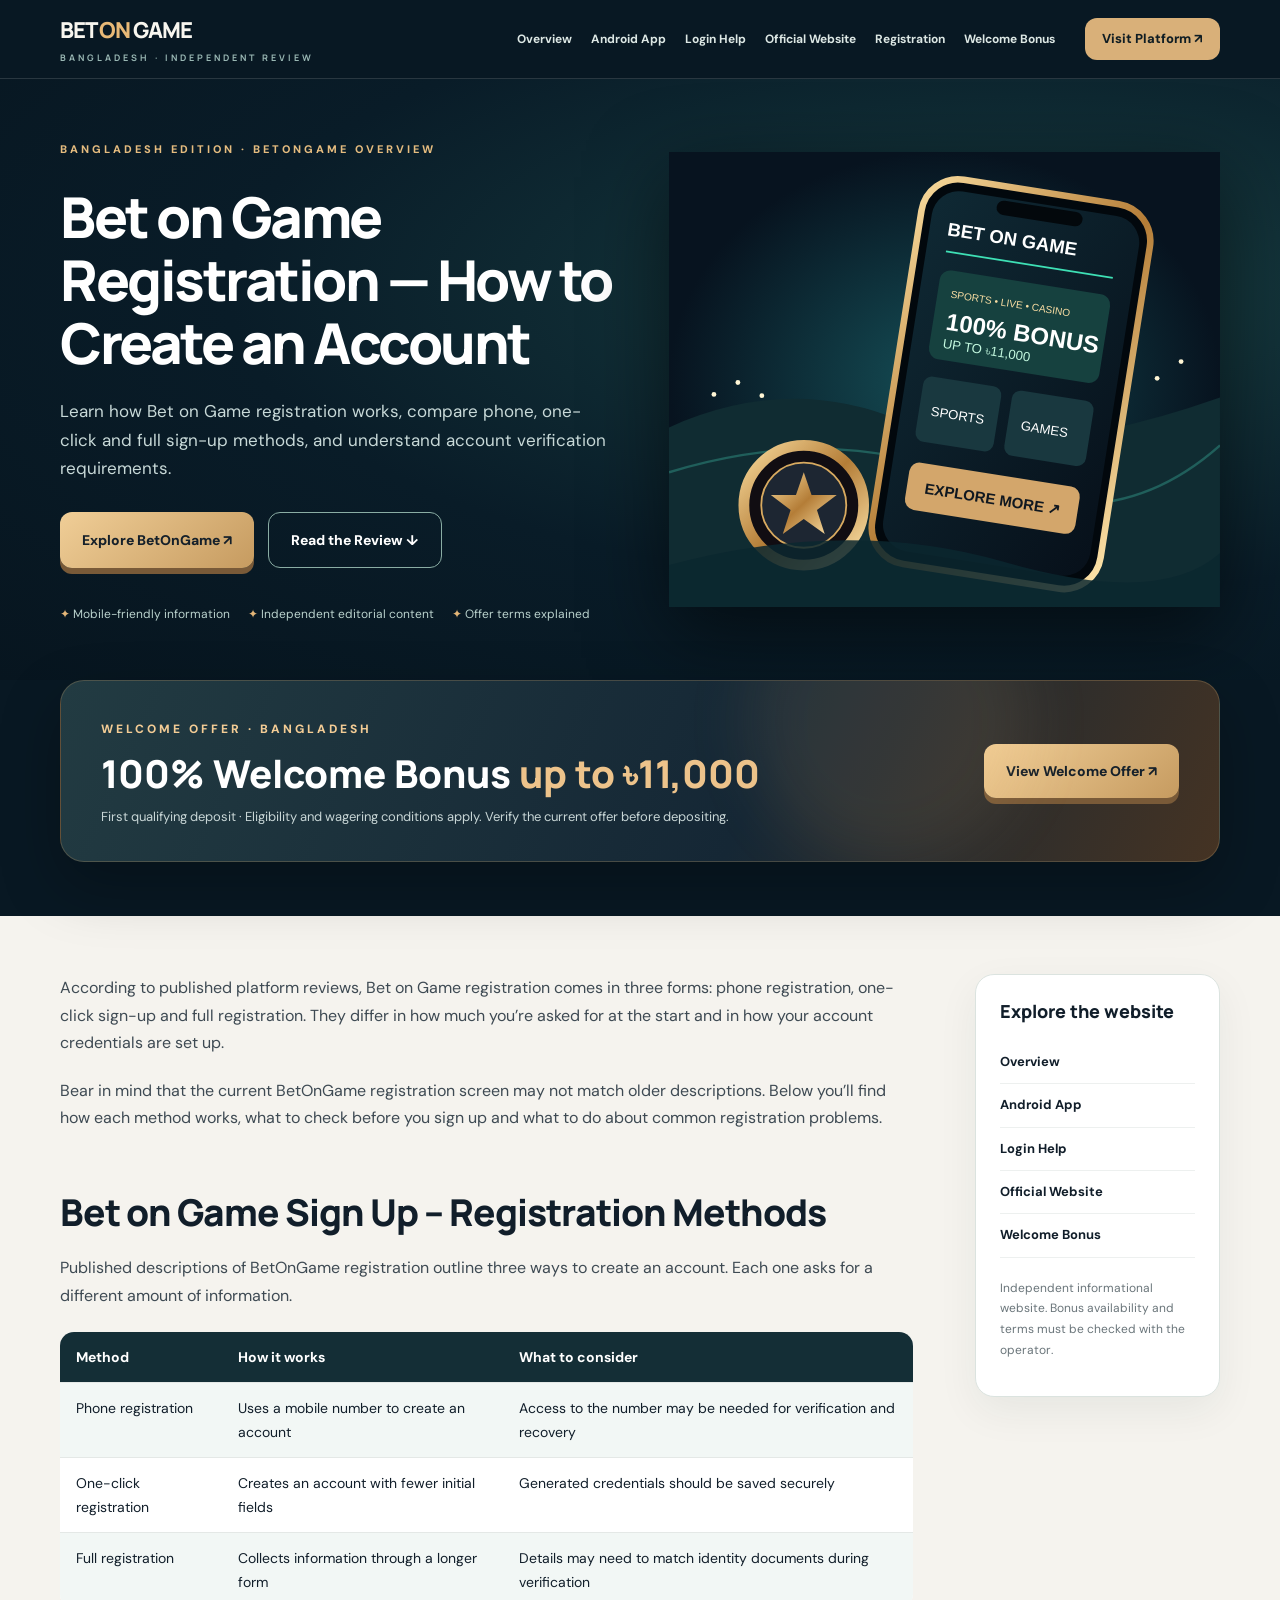
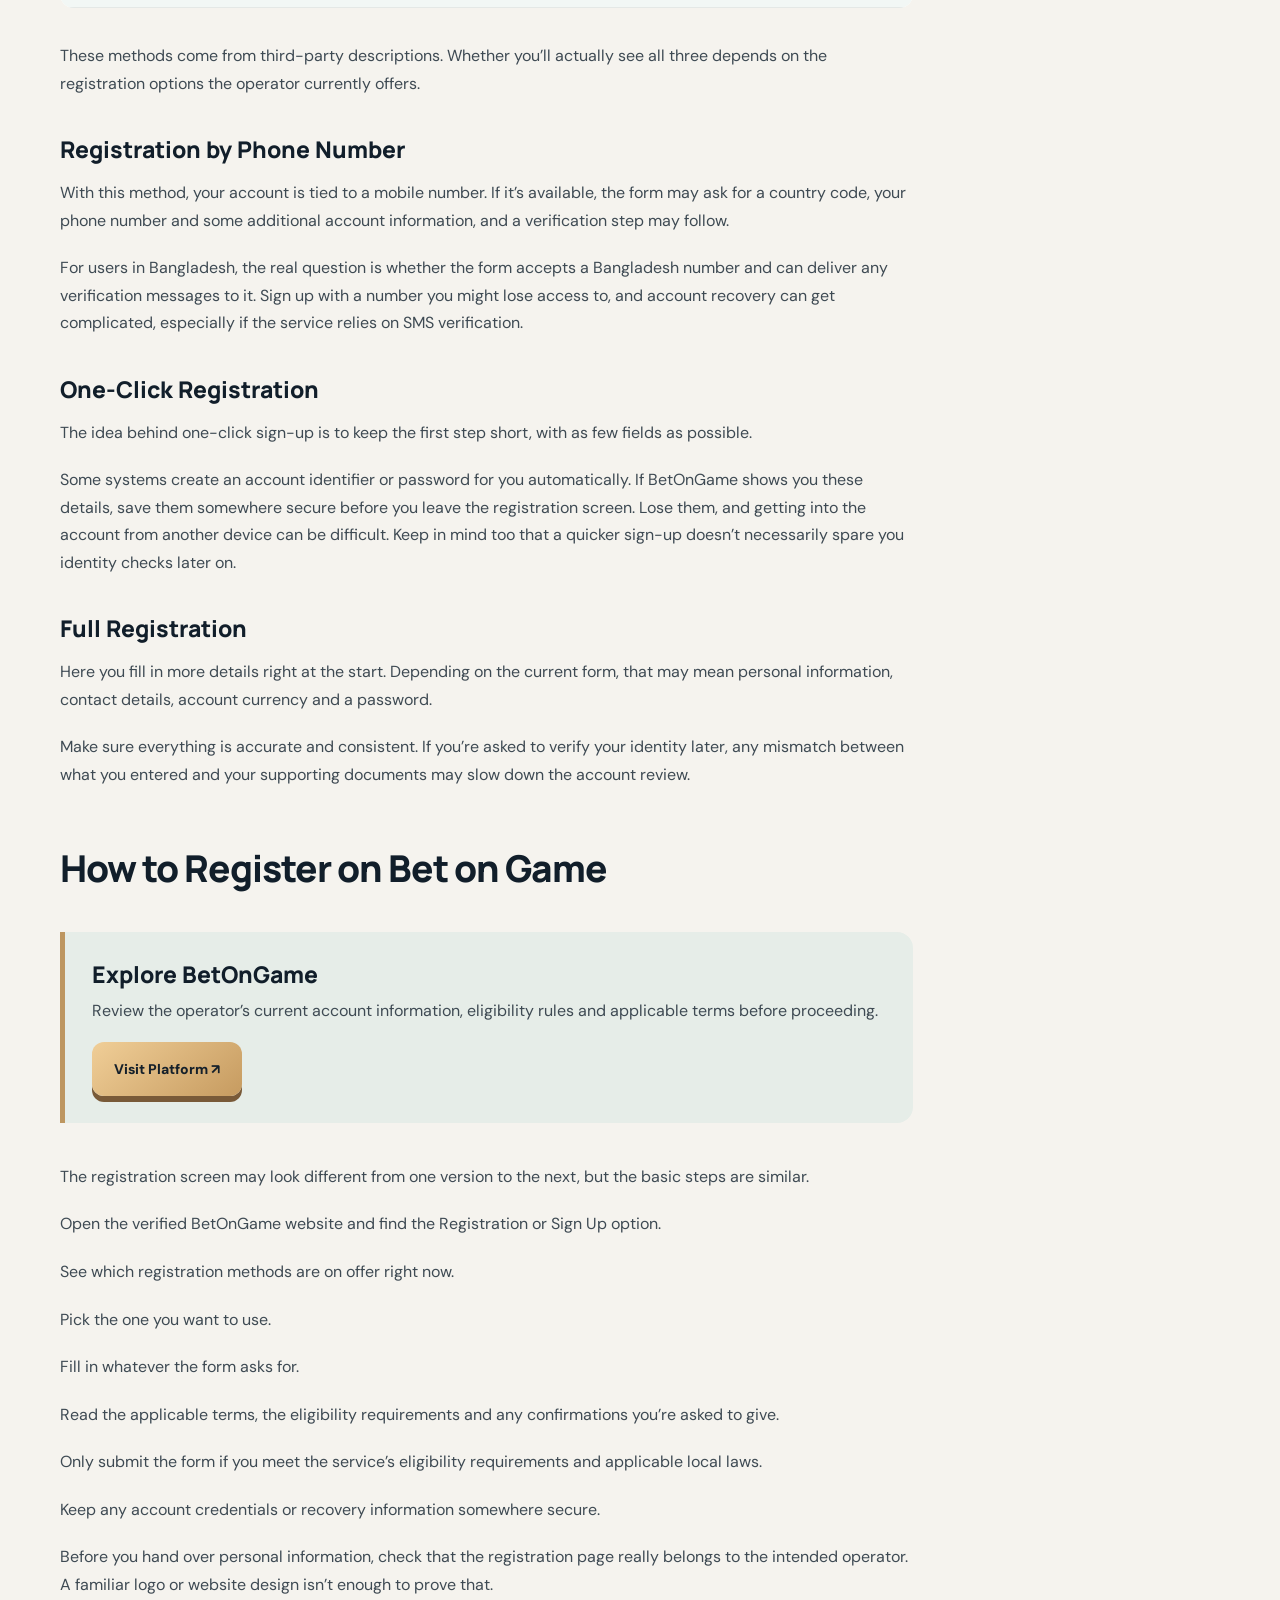
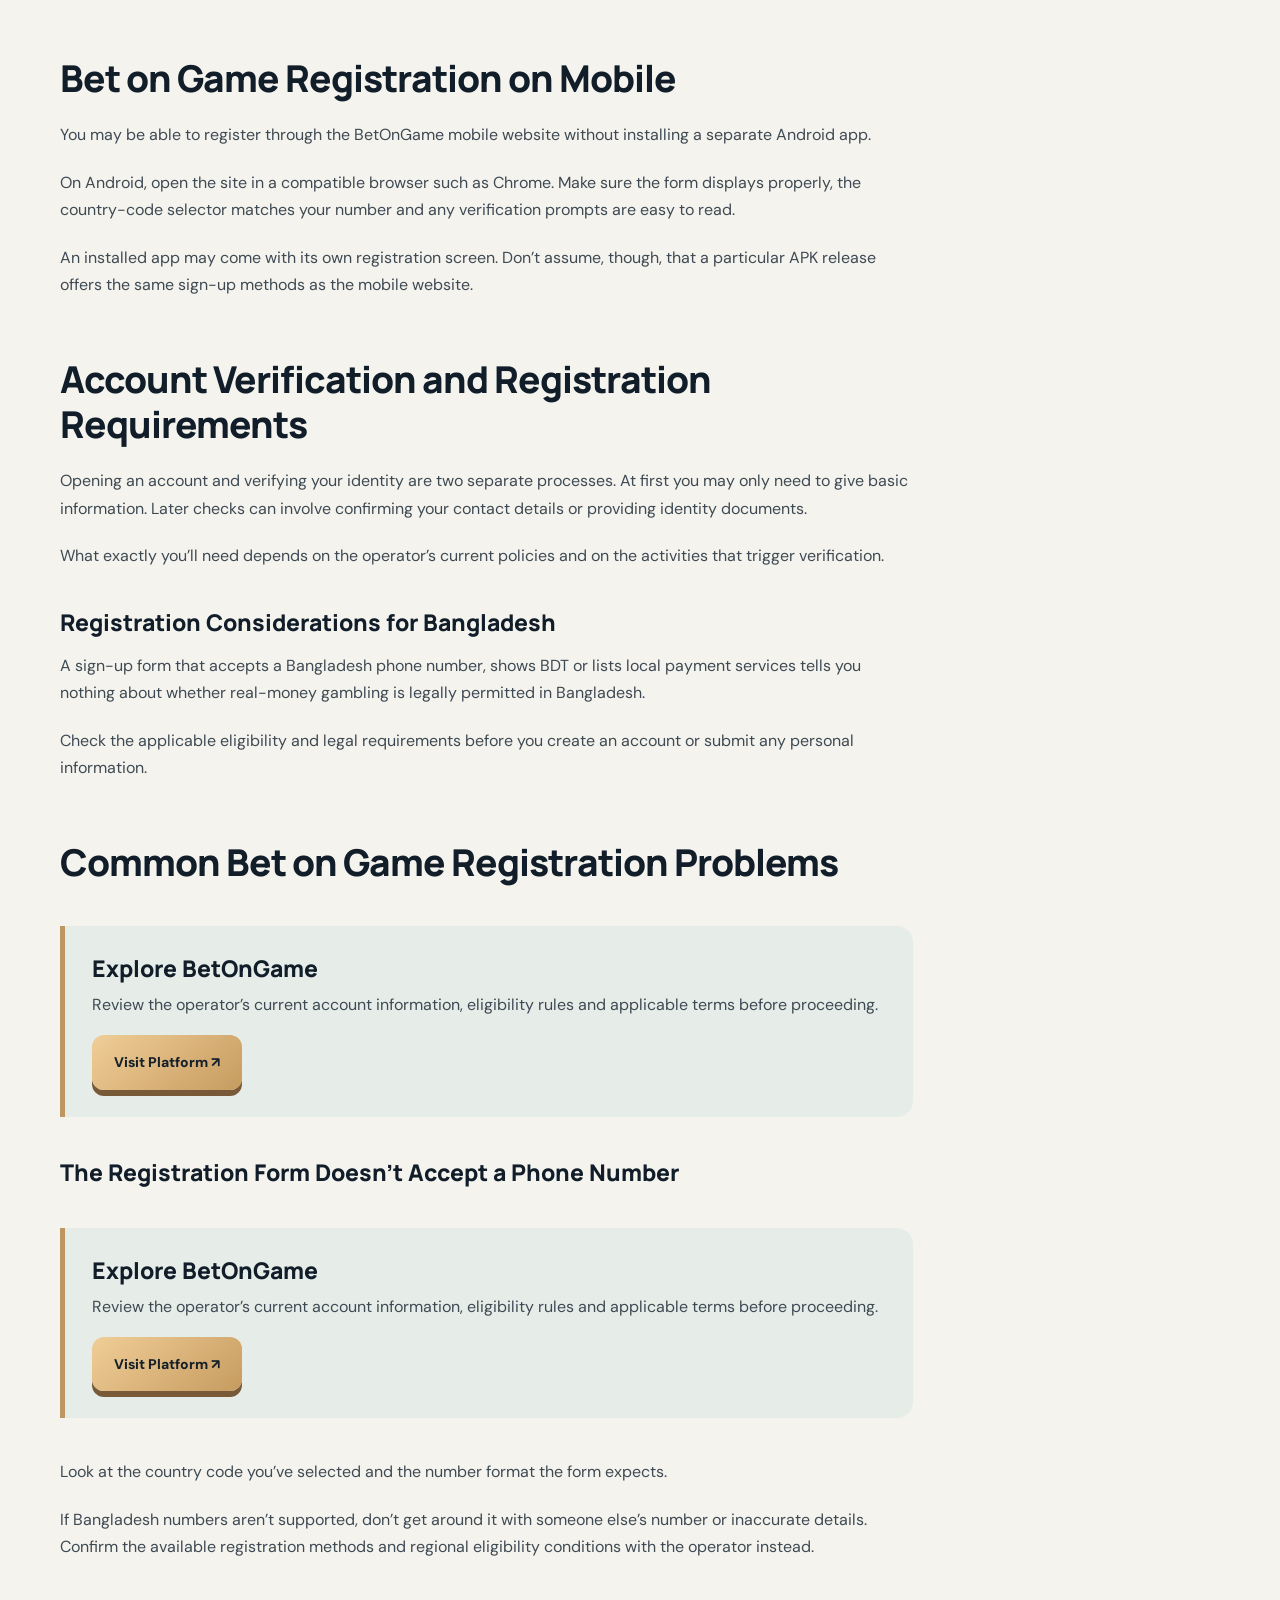
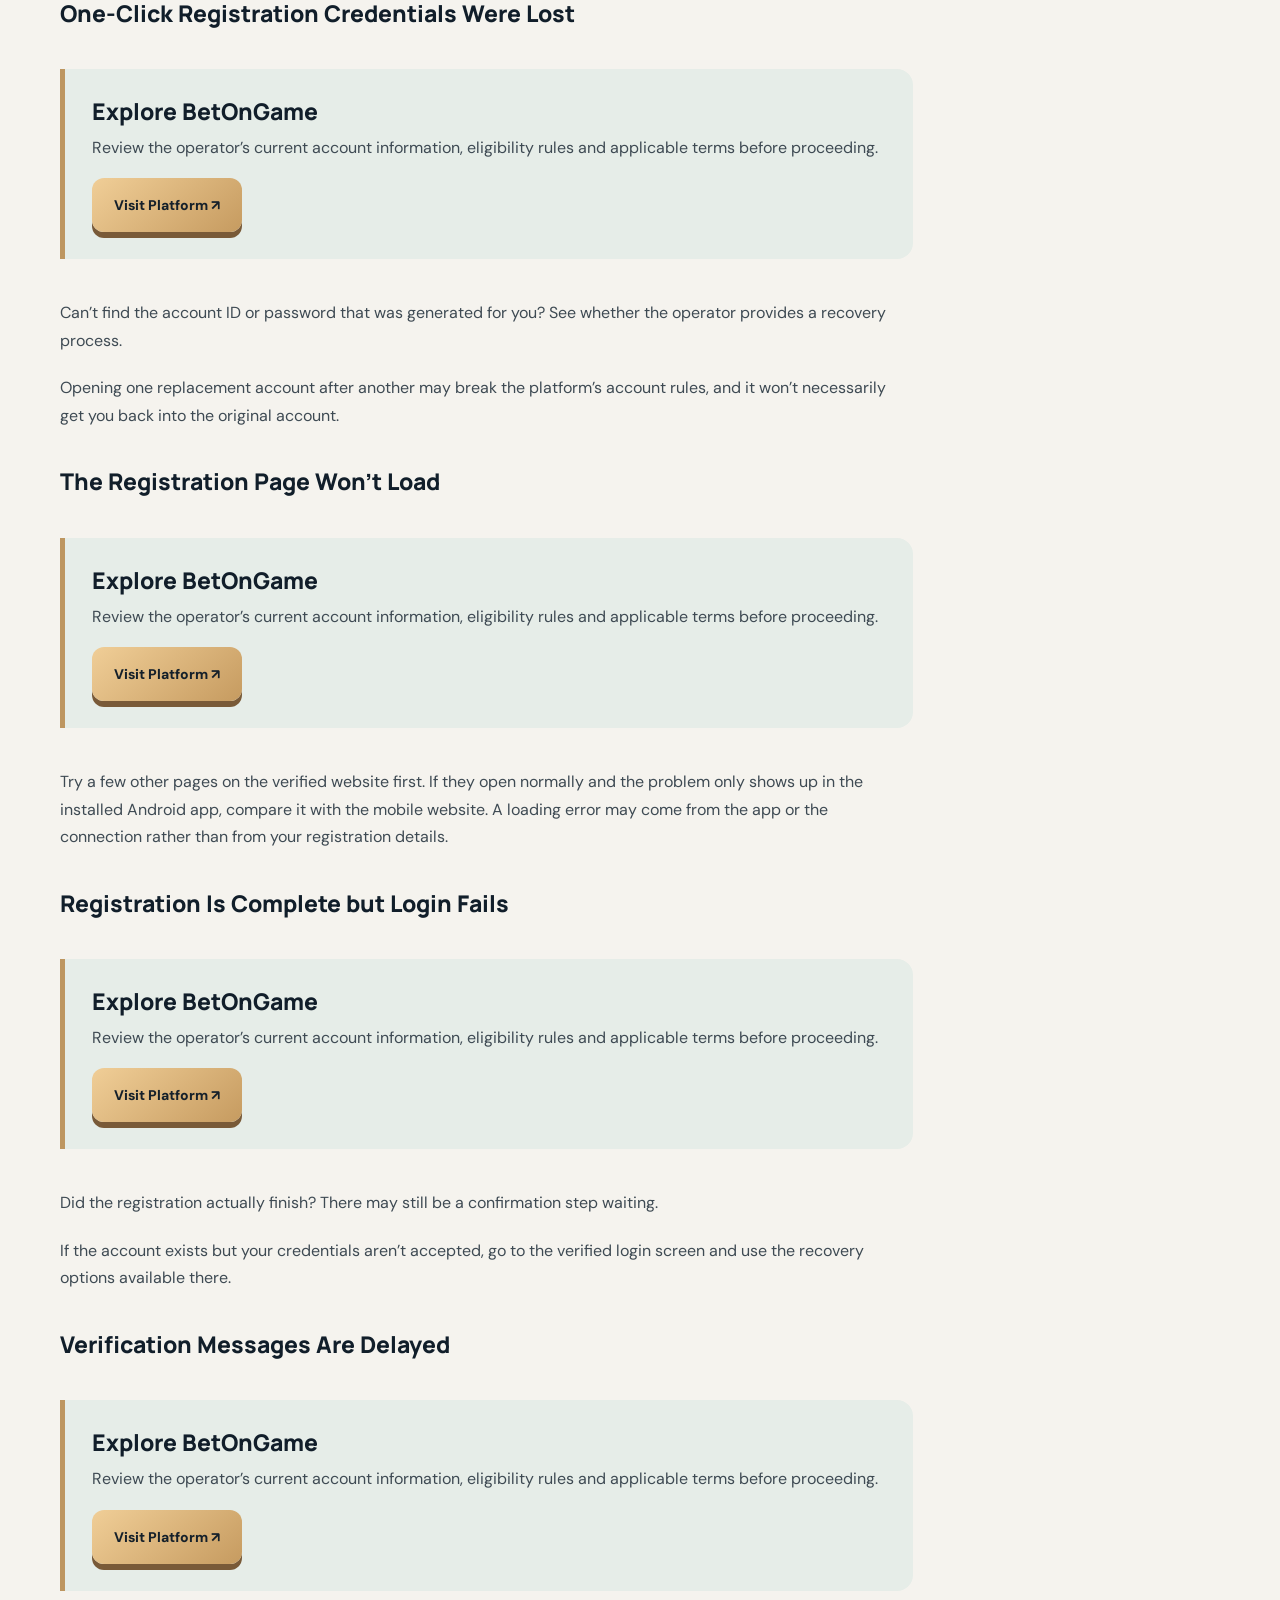
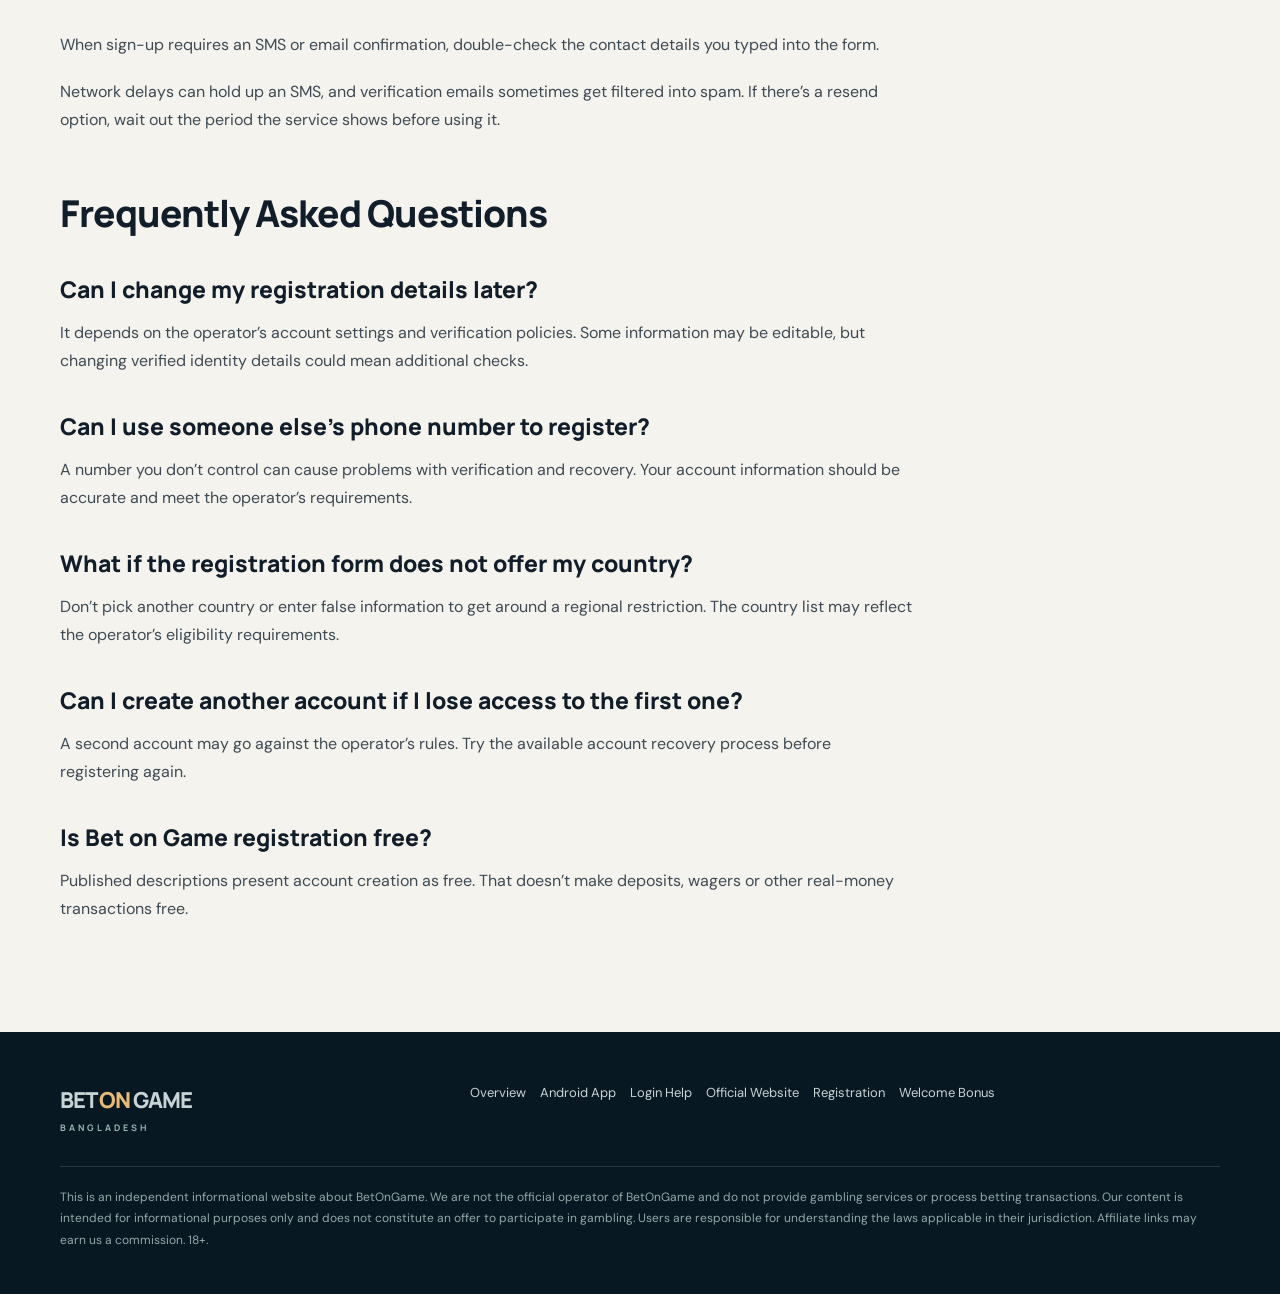
<file: registration/index.html>
<!doctype html><html lang="en-BD"><head><meta charset="utf-8"><meta name="viewport" content="width=device-width,initial-scale=1"><meta name="google-site-verification" content="siilmK4tRM9n1BeCI0MaDeTafRbGmWa1cHESe1R_l9M"><title>Bet on Game Registration – Sign Up &amp; Account Setup</title><meta name="description" content="Learn how Bet on Game registration works, compare phone, one-click and full sign-up methods, and understand account verification requirements."><link rel="canonical" href="https://bet-on-game-bangladesh.com/registration/"><meta property="og:type" content="website"><meta property="og:title" content="Bet on Game Registration – Sign Up &amp; Account Setup"><meta property="og:description" content="Learn how Bet on Game registration works, compare phone, one-click and full sign-up methods, and understand account verification requirements."><meta property="og:url" content="https://bet-on-game-bangladesh.com/registration/"><meta property="og:image" content="https://bet-on-game-bangladesh.com/assets/hero.svg"><link rel="icon" type="image/svg+xml" href="/favicon.svg"><link rel="stylesheet" href="/assets/style.css"><script defer src="/assets/site.js"></script><script type="application/ld+json">{"@context": "https://schema.org", "@type": "WebPage", "name": "Bet on Game Registration – Sign Up & Account Setup", "url": "https://bet-on-game-bangladesh.com/registration/", "description": "Learn how Bet on Game registration works, compare phone, one-click and full sign-up methods, and understand account verification requirements.", "isPartOf": {"@type": "WebSite", "name": "Bet on Game Bangladesh", "url": "https://bet-on-game-bangladesh.com"}}</script></head><body><a class="skip" href="#main">Skip to content</a><header class="site-header"><div class="container head"><a class="logo" href="/">BET <i>ON</i> GAME<small>BANGLADESH · INDEPENDENT REVIEW</small></a><nav class="nav" aria-label="Main navigation"><a href="/" class="nav-link">Overview</a><a href="/app-download/" class="nav-link">Android App</a><a href="/login/" class="nav-link">Login Help</a><a href="/official-website/" class="nav-link">Official Website</a><a href="/registration/" class="nav-link">Registration</a><a href="/bonus-promo-code/" class="nav-link">Welcome Bonus</a></nav><a class="head-cta" href="/go/" rel="nofollow sponsored">Visit Platform ↗</a><button class="menu" aria-label="Toggle menu" aria-expanded="false">☰</button></div></header><section class="hero"><div class="container hero-inner"><div><span class="eyebrow">Bangladesh edition · BetOnGame overview</span><h1>Bet on Game Registration — How to Create an Account</h1><p>Learn how Bet on Game registration works, compare phone, one-click and full sign-up methods, and understand account verification requirements.</p><div class="hero-actions"><a class="btn" href="/go/" rel="nofollow sponsored">Explore BetOnGame ↗</a><a class="btn btn-secondary" href="#main">Read the Review ↓</a></div><div class="trust"><span>Mobile-friendly information</span><span>Independent editorial content</span><span>Offer terms explained</span></div></div><div class="hero-art"><img src="/assets/hero.svg" alt="BetOnGame mobile interface illustrated with football stadium and gaming details" width="920" height="760"></div></div></section><section class="bonus-wrap"><div class="container"><div class="bonus"><div><span class="bonus-label">WELCOME OFFER · BANGLADESH</span><strong>100% Welcome Bonus <span style="color:#edc38b">up to ৳11,000</span></strong><p>First qualifying deposit · Eligibility and wagering conditions apply. Verify the current offer before depositing.</p></div><a class="btn" href="/go/" rel="nofollow sponsored">View Welcome Offer ↗</a></div></div></section><main class="container content-shell" id="main"><article class="article"><p>According to published platform reviews, Bet on Game registration comes in three forms: phone registration, one-click sign-up and full registration. They differ in how much you’re asked for at the start and in how your account credentials are set up.</p>
<p>Bear in mind that the current BetOnGame registration screen may not match older descriptions. Below you’ll find how each method works, what to check before you sign up and what to do about common registration problems.</p>
<h2 id="bet-on-game-sign-up-registration-methods">Bet on Game Sign Up – Registration Methods</h2>
<p>Published descriptions of BetOnGame registration outline three ways to create an account. Each one asks for a different amount of information.</p>
<div class="table-scroll"><table><tr><th>Method</th><th>How it works</th><th>What to consider</th></tr><tr><td>Phone registration</td><td>Uses a mobile number to create an account</td><td>Access to the number may be needed for verification and recovery</td></tr><tr><td>One-click registration</td><td>Creates an account with fewer initial fields</td><td>Generated credentials should be saved securely</td></tr><tr><td>Full registration</td><td>Collects information through a longer form</td><td>Details may need to match identity documents during verification</td></tr></table></div>
<p>These methods come from third-party descriptions. Whether you’ll actually see all three depends on the registration options the operator currently offers.</p>
<h3 id="registration-by-phone-number">Registration by Phone Number</h3>
<p>With this method, your account is tied to a mobile number. If it’s available, the form may ask for a country code, your phone number and some additional account information, and a verification step may follow.</p>
<p>For users in Bangladesh, the real question is whether the form accepts a Bangladesh number and can deliver any verification messages to it. Sign up with a number you might lose access to, and account recovery can get complicated, especially if the service relies on SMS verification.</p>
<h3 id="one-click-registration">One-Click Registration</h3>
<p>The idea behind one-click sign-up is to keep the first step short, with as few fields as possible.</p>
<p>Some systems create an account identifier or password for you automatically. If BetOnGame shows you these details, save them somewhere secure before you leave the registration screen. Lose them, and getting into the account from another device can be difficult. Keep in mind too that a quicker sign-up doesn’t necessarily spare you identity checks later on.</p>
<h3 id="full-registration">Full Registration</h3>
<p>Here you fill in more details right at the start. Depending on the current form, that may mean personal information, contact details, account currency and a password.</p>
<p>Make sure everything is accurate and consistent. If you’re asked to verify your identity later, any mismatch between what you entered and your supporting documents may slow down the account review.</p>
<h2 id="how-to-register-on-bet-on-game">How to Register on Bet on Game</h2>
<div class="inline-cta"><h3>Explore BetOnGame</h3><p>Review the operator’s current account information, eligibility rules and applicable terms before proceeding.</p><a class="btn" href="/go/" rel="nofollow sponsored">Visit Platform ↗</a></div>
<p>The registration screen may look different from one version to the next, but the basic steps are similar.</p>
<p>Open the verified BetOnGame website and find the Registration or Sign Up option.</p>
<p>See which registration methods are on offer right now.</p>
<p>Pick the one you want to use.</p>
<p>Fill in whatever the form asks for.</p>
<p>Read the applicable terms, the eligibility requirements and any confirmations you’re asked to give.</p>
<p>Only submit the form if you meet the service’s eligibility requirements and applicable local laws.</p>
<p>Keep any account credentials or recovery information somewhere secure.</p>
<p>Before you hand over personal information, check that the registration page really belongs to the intended operator. A familiar logo or website design isn’t enough to prove that.</p>
<h2 id="bet-on-game-registration-on-mobile">Bet on Game Registration on Mobile</h2>
<p>You may be able to register through the BetOnGame mobile website without installing a separate Android app.</p>
<p>On Android, open the site in a compatible browser such as Chrome. Make sure the form displays properly, the country-code selector matches your number and any verification prompts are easy to read.</p>
<p>An installed app may come with its own registration screen. Don’t assume, though, that a particular APK release offers the same sign-up methods as the mobile website.</p>
<h2 id="account-verification-and-registration-requirements">Account Verification and Registration Requirements</h2>
<p>Opening an account and verifying your identity are two separate processes. At first you may only need to give basic information. Later checks can involve confirming your contact details or providing identity documents.</p>
<p>What exactly you’ll need depends on the operator’s current policies and on the activities that trigger verification.</p>
<h3 id="registration-considerations-for-bangladesh">Registration Considerations for Bangladesh</h3>
<p>A sign-up form that accepts a Bangladesh phone number, shows BDT or lists local payment services tells you nothing about whether real-money gambling is legally permitted in Bangladesh.</p>
<p>Check the applicable eligibility and legal requirements before you create an account or submit any personal information.</p>
<h2 id="common-bet-on-game-registration-problems">Common Bet on Game Registration Problems</h2>
<div class="inline-cta"><h3>Explore BetOnGame</h3><p>Review the operator’s current account information, eligibility rules and applicable terms before proceeding.</p><a class="btn" href="/go/" rel="nofollow sponsored">Visit Platform ↗</a></div>
<h3 id="the-registration-form-doesn-t-accept-a-phone-number">The Registration Form Doesn’t Accept a Phone Number</h3>
<div class="inline-cta"><h3>Explore BetOnGame</h3><p>Review the operator’s current account information, eligibility rules and applicable terms before proceeding.</p><a class="btn" href="/go/" rel="nofollow sponsored">Visit Platform ↗</a></div>
<p>Look at the country code you’ve selected and the number format the form expects.</p>
<p>If Bangladesh numbers aren’t supported, don’t get around it with someone else’s number or inaccurate details. Confirm the available registration methods and regional eligibility conditions with the operator instead.</p>
<h3 id="one-click-registration-credentials-were-lost">One-Click Registration Credentials Were Lost</h3>
<div class="inline-cta"><h3>Explore BetOnGame</h3><p>Review the operator’s current account information, eligibility rules and applicable terms before proceeding.</p><a class="btn" href="/go/" rel="nofollow sponsored">Visit Platform ↗</a></div>
<p>Can’t find the account ID or password that was generated for you? See whether the operator provides a recovery process.</p>
<p>Opening one replacement account after another may break the platform’s account rules, and it won’t necessarily get you back into the original account.</p>
<h3 id="the-registration-page-won-t-load">The Registration Page Won’t Load</h3>
<div class="inline-cta"><h3>Explore BetOnGame</h3><p>Review the operator’s current account information, eligibility rules and applicable terms before proceeding.</p><a class="btn" href="/go/" rel="nofollow sponsored">Visit Platform ↗</a></div>
<p>Try a few other pages on the verified website first. If they open normally and the problem only shows up in the installed Android app, compare it with the mobile website. A loading error may come from the app or the connection rather than from your registration details.</p>
<h3 id="registration-is-complete-but-login-fails">Registration Is Complete but Login Fails</h3>
<div class="inline-cta"><h3>Explore BetOnGame</h3><p>Review the operator’s current account information, eligibility rules and applicable terms before proceeding.</p><a class="btn" href="/go/" rel="nofollow sponsored">Visit Platform ↗</a></div>
<p>Did the registration actually finish? There may still be a confirmation step waiting.</p>
<p>If the account exists but your credentials aren’t accepted, go to the verified login screen and use the recovery options available there.</p>
<h3 id="verification-messages-are-delayed">Verification Messages Are Delayed</h3>
<div class="inline-cta"><h3>Explore BetOnGame</h3><p>Review the operator’s current account information, eligibility rules and applicable terms before proceeding.</p><a class="btn" href="/go/" rel="nofollow sponsored">Visit Platform ↗</a></div>
<p>When sign-up requires an SMS or email confirmation, double-check the contact details you typed into the form.</p>
<p>Network delays can hold up an SMS, and verification emails sometimes get filtered into spam. If there’s a resend option, wait out the period the service shows before using it.</p>
<h2 id="frequently-asked-questions">Frequently Asked Questions</h2>
<h3 id="can-i-change-my-registration-details-later">Can I change my registration details later?</h3>
<p>It depends on the operator’s account settings and verification policies. Some information may be editable, but changing verified identity details could mean additional checks.</p>
<h3 id="can-i-use-someone-else-s-phone-number-to-register">Can I use someone else’s phone number to register?</h3>
<p>A number you don’t control can cause problems with verification and recovery. Your account information should be accurate and meet the operator’s requirements.</p>
<h3 id="what-if-the-registration-form-does-not-offer-my-country">What if the registration form does not offer my country?</h3>
<p>Don’t pick another country or enter false information to get around a regional restriction. The country list may reflect the operator’s eligibility requirements.</p>
<h3 id="can-i-create-another-account-if-i-lose-access-to-the-fi">Can I create another account if I lose access to the first one?</h3>
<p>A second account may go against the operator’s rules. Try the available account recovery process before registering again.</p>
<h3 id="is-bet-on-game-registration-free">Is Bet on Game registration free?</h3>
<p>Published descriptions present account creation as free. That doesn’t make deposits, wagers or other real-money transactions free.</p></article><aside class="side"><div class="side-card"><h3>Explore the website</h3><a href="/">Overview</a><a href="/app-download/">Android App</a><a href="/login/">Login Help</a><a href="/official-website/">Official Website</a><a href="/bonus-promo-code/">Welcome Bonus</a><p class="side-note">Independent informational website. Bonus availability and terms must be checked with the operator.</p></div></aside></main><footer class="footer"><div class="container"><div class="footer-inner"><div class="logo">BET <i>ON</i> GAME<small>BANGLADESH</small></div><div class="footer-links"><a href="/">Overview</a><a href="/app-download/">Android App</a><a href="/login/">Login Help</a><a href="/official-website/">Official Website</a><a href="/registration/">Registration</a><a href="/bonus-promo-code/">Welcome Bonus</a></div></div><p class="disclaimer">This is an independent informational website about BetOnGame. We are not the official operator of BetOnGame and do not provide gambling services or process betting transactions. Our content is intended for informational purposes only and does not constitute an offer to participate in gambling. Users are responsible for understanding the laws applicable in their jurisdiction. Affiliate links may earn us a commission. 18+.</p></div></footer></body></html>
</file>
<file: assets/style.css>
@import url('https://fonts.googleapis.com/css2?family=DM+Sans:wght@400;500;600;700;800&family=Manrope:wght@400;500;600;700;800&display=swap');:root{--ink:#111e2a;--paper:#f5f3ee;--gold:#dcb276;--mint:#65d6b9;--muted:#65717a}*{box-sizing:border-box}html{scroll-behavior:smooth}body{margin:0;background:var(--paper);font:16px/1.72 'DM Sans',Arial,sans-serif;color:var(--ink)}a{color:inherit}a:focus-visible,button:focus-visible{outline:3px solid #e1b15b;outline-offset:3px}.container{width:min(1160px,calc(100% - 44px));margin:auto}.site-header{background:#081823;color:#f8f6ef;position:sticky;top:0;z-index:20;border-bottom:1px solid #ffffff22}.head{min-height:78px;display:flex;align-items:center;gap:30px}.logo{text-decoration:none;font-family:Manrope,sans-serif;font-size:22px;font-weight:800;white-space:nowrap;letter-spacing:-1px}.logo i{font-style:normal;color:#e8b977}.logo small{display:block;letter-spacing:3px;font-size:9px;font-weight:700;color:#9ab8b4}.nav{display:flex;align-items:center;gap:19px;margin-left:auto}.nav-link{font-size:12px;text-decoration:none;color:#dce7e4;font-weight:700}.nav-link:hover{color:var(--mint)}.head-cta,.btn{display:inline-flex;align-items:center;justify-content:center;gap:12px;text-decoration:none;font-weight:800;border-radius:12px}.head-cta{background:#d9b079;color:#101d23;padding:10px 17px;font-size:13px}.menu{display:none;background:none;border:1px solid #51646b;color:#fff;padding:9px 13px;border-radius:8px;font-size:18px}.hero{background:radial-gradient(ellipse at 80% 35%,#173d41 0%,#091c28 55%,#07151f 100%);color:#fff;overflow:hidden}.hero-inner{display:grid;grid-template-columns:1.02fr .98fr;align-items:center;min-height:600px;gap:36px;padding:55px 0}.eyebrow{color:#e5bc7f;text-transform:uppercase;letter-spacing:3px;font-size:11px;font-weight:800}.hero h1{font:800 clamp(36px,4.4vw,65px)/1.12 Manrope,sans-serif;letter-spacing:-2.5px;margin:23px 0}.hero h1 em{font-style:normal;color:#e7bf87}.hero p{font-size:17px;line-height:1.7;color:#c8d9d8;max-width:550px}.hero-art{position:relative;filter:drop-shadow(0 25px 40px #0008)}.hero-art img{display:block;width:100%;height:auto}.hero-actions{display:flex;gap:14px;flex-wrap:wrap;margin-top:29px}.btn{background:linear-gradient(140deg,#f0ce97,#c69b60);color:#15202a;padding:15px 22px;box-shadow:0 6px 0 #795a38;font-size:14px}.btn-secondary{background:transparent;color:#fff;border:1px solid #8aada4;box-shadow:none}.trust{display:flex;gap:18px;flex-wrap:wrap;margin-top:36px;color:#bad2cd;font-size:12px}.trust span:before{content:'✦ ';color:#e4b678}.bonus-wrap{background:#081823;padding:0 0 54px}.bonus{position:relative;overflow:hidden;background:linear-gradient(115deg,#223b42,#152735 60%,#453323);color:#fff;border:1px solid #a68a6255;border-radius:24px;padding:33px 40px;display:grid;grid-template-columns:1fr auto;gap:22px;align-items:center;box-shadow:0 24px 60px #0004}.bonus:after{content:'';position:absolute;right:190px;top:-100px;width:280px;height:280px;background:#f2b46d19;filter:blur(30px);border-radius:50%}.bonus-label{font-size:12px;letter-spacing:3px;color:#f3cc95;font-weight:800}.bonus strong{font:800 clamp(27px,3vw,44px)/1.2 Manrope;display:block;margin:9px 0}.bonus p{color:#c8d6d6;margin:0;font-size:13px}.content-shell{padding:58px 0 90px;display:grid;grid-template-columns:minmax(0,1fr) 245px;gap:62px}.article{min-width:0}.article h2{font:800 clamp(25px,3vw,37px)/1.24 Manrope;letter-spacing:-1px;margin:58px 0 19px}.article h3{font:800 23px/1.35 Manrope;margin:37px 0 14px}.article h4{font:800 18px/1.4 Manrope;margin:27px 0 11px}.article p{margin:0 0 20px;color:#3e4a53;font-size:16px}.article h2:first-child{margin-top:0}.article table{width:100%;border-collapse:collapse;background:white;border-radius:14px;overflow:hidden;font-size:14px;margin:22px 0 34px}.article th{text-align:left;background:#142e36;color:#fff}.article td,.article th{padding:13px 16px;border-bottom:1px solid #e4e8e6;vertical-align:top}.article tr:nth-child(even) td{background:#f2f7f5}.article ol,.article ul{padding-left:25px}.article li{margin:0 0 10px;color:#3e4a53}.article .inline-cta{margin:40px 0;padding:27px;background:#e6ede8;border-left:5px solid #bd9660;border-radius:0 16px 16px 0}.inline-cta h3{margin:0 0 7px}.inline-cta p{margin-bottom:17px}.side{position:relative}.side-card{position:sticky;top:104px;background:#fff;border:1px solid #dbe3df;border-radius:19px;padding:24px;box-shadow:0 14px 40px #142a3510}.side-card h3{font:800 18px Manrope;margin:0 0 18px}.side-card a{display:block;padding:10px 0;text-decoration:none;border-bottom:1px solid #edf0ef;font-size:13px;font-weight:700}.side-card a:hover{color:#9d733b}.side-card .side-note{color:#6a757a;font-size:12px;margin-top:20px}.footer{background:#081823;color:#c8d4d4;padding:50px 0 30px}.footer-inner{display:grid;grid-template-columns:1fr 2fr;gap:35px}.footer-links{display:flex;gap:14px;flex-wrap:wrap}.footer-links a{font-size:13px;text-decoration:none}.disclaimer{font-size:12px;line-height:1.8;color:#93a9a8;margin-top:30px;border-top:1px solid #ffffff22;padding-top:20px}.skip{position:absolute;left:-9999px}.skip:focus{left:10px;top:10px;background:white;color:black;padding:10px;z-index:100}@media(max-width:1000px){.nav{gap:10px}.nav-link{font-size:11px}.head-cta{display:none}.content-shell{gap:30px;grid-template-columns:minmax(0,1fr) 205px}}@media(max-width:760px){.container{width:min(100% - 32px,560px)}.head{min-height:68px}.menu{display:block;margin-left:auto}.nav{display:none;position:absolute;top:68px;left:0;right:0;background:#0a202a;padding:16px 22px 25px;flex-direction:column;align-items:stretch;gap:0;border-top:1px solid #ffffff33}.nav.open{display:flex}.nav-link{font-size:15px;padding:11px 0;border-bottom:1px solid #ffffff22}.hero-inner{grid-template-columns:1fr;min-height:auto;padding:48px 0 28px;gap:15px}.hero h1{font-size:clamp(35px,9vw,51px);letter-spacing:-1.7px}.hero p{font-size:15px}.hero-art{max-width:490px;margin:auto;width:100%}.trust{margin-top:26px}.bonus{grid-template-columns:1fr;padding:26px 23px}.bonus-wrap{padding-bottom:36px}.content-shell{display:block;padding:35px 0 65px}.side{display:none}.article h2{margin-top:44px}.article table{display:block;overflow-x:auto;white-space:normal}.article td,.article th{min-width:125px;padding:11px}.footer-inner{grid-template-columns:1fr}.btn{width:100%}.hero-actions{display:grid}.logo{font-size:20px}}
</file>
